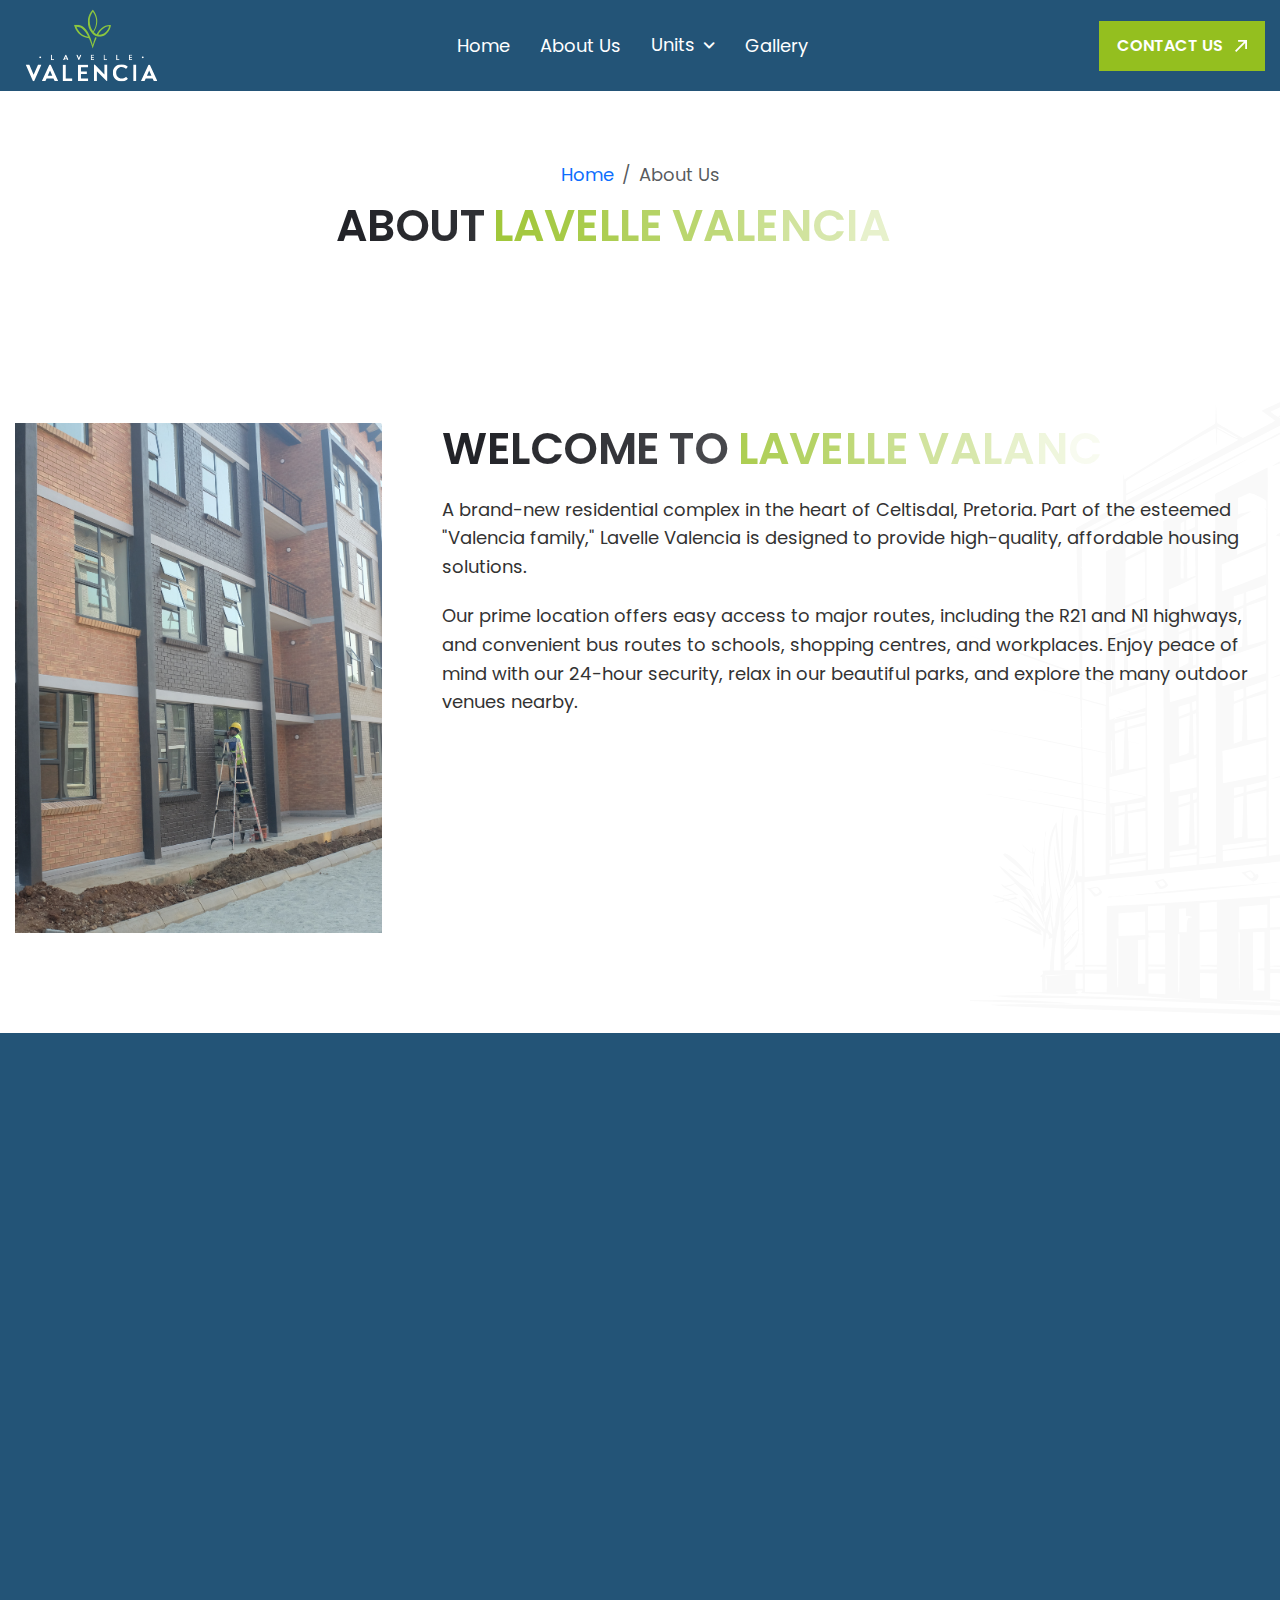
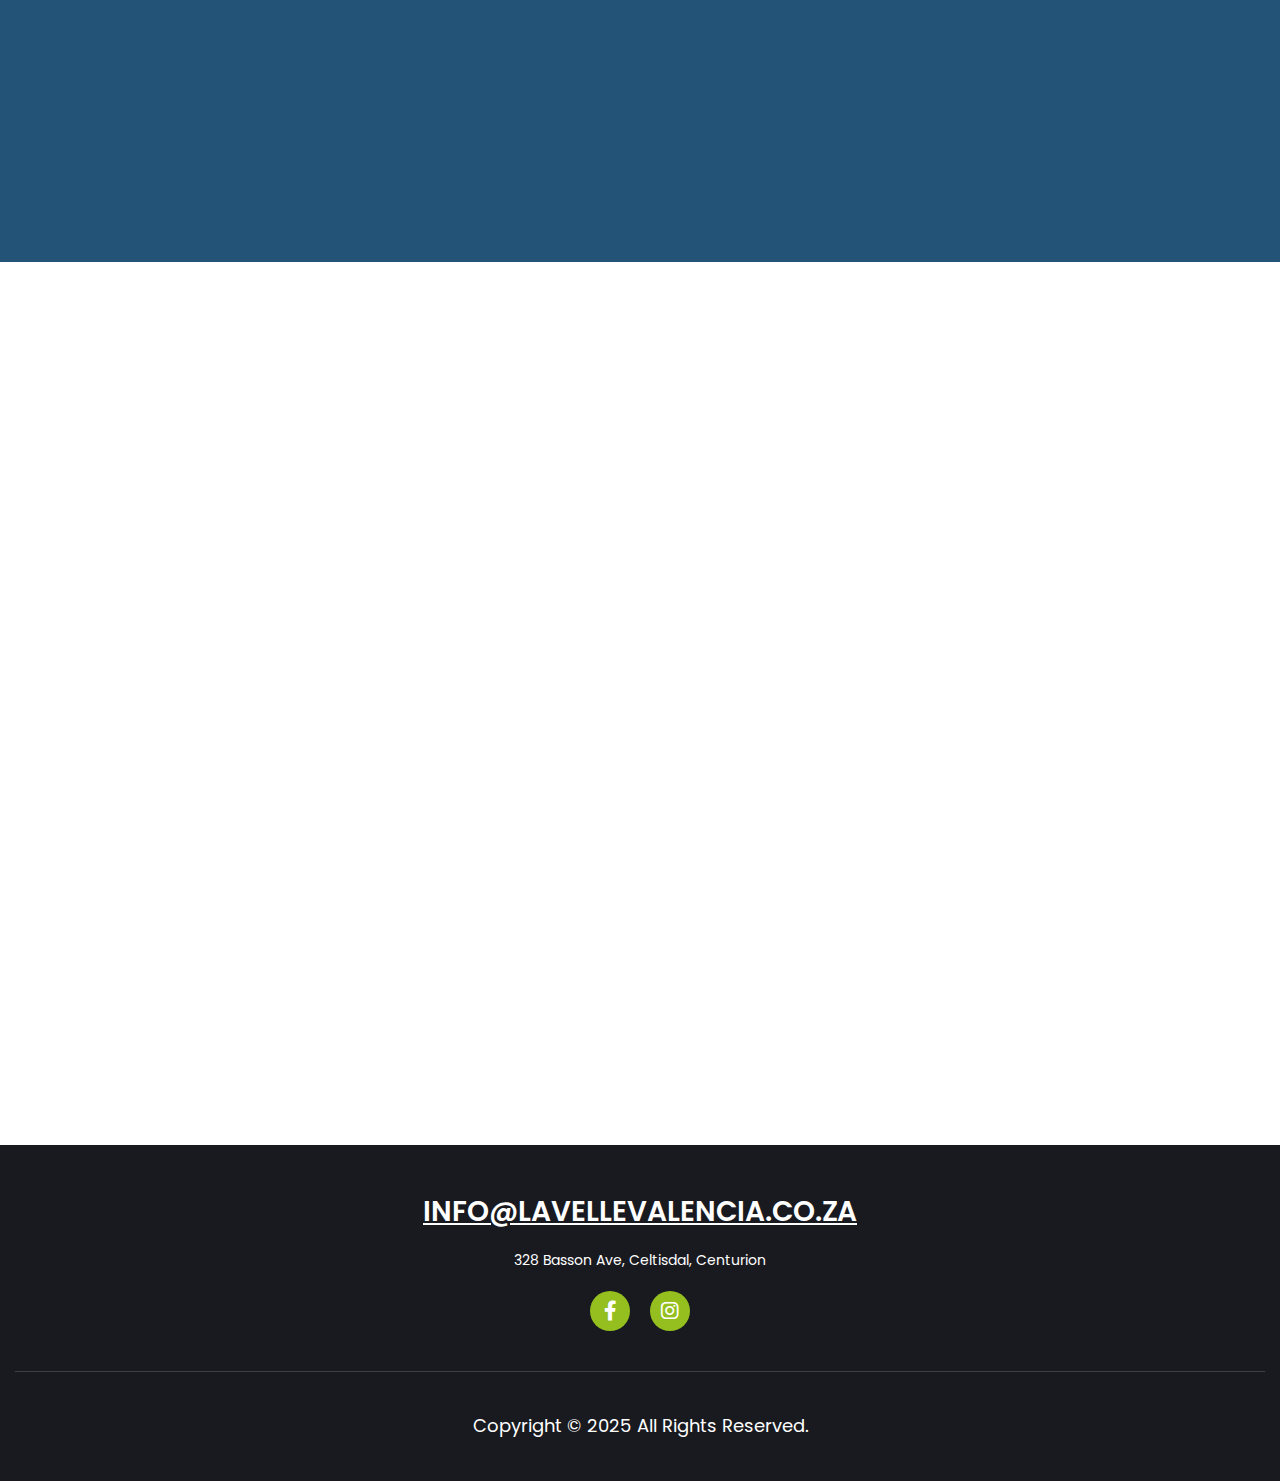
<file: about-us.html>
<!DOCTYPE html>
<html lang="zxx">
    <head>
        <!-- Meta -->
        <meta charset="utf-8">
        <meta http-equiv="X-UA-Compatible" content="IE=edge">
        <meta name="viewport" content="width=device-width, initial-scale=1.0, maximum-scale=1">
        <meta name="description" content="">
        <meta name="keywords" content="">
        <meta name="author" content="Awaiken">
        <!-- Page Title -->
        <title>Lavelle Valancia - Affordable Modern Living</title>
        <!-- Favicon Icon -->
        <link rel="shortcut icon" type="image/x-icon" href="images/favicon.png">
        <!-- Google Fonts Css-->
        <link rel="preconnect" href="https://fonts.googleapis.com">
<link rel="preconnect" href="https://fonts.gstatic.com" crossorigin>
<link href="https://fonts.googleapis.com/css2?family=Poppins:ital,wght@0,100;0,200;0,300;0,400;0,500;0,600;0,700;0,800;0,900;1,100;1,200;1,300;1,400;1,500;1,600;1,700;1,800;1,900&display=swap" rel="stylesheet">
        <!-- Bootstrap Css -->
        <link href="assets/css/bootstrap.min.css" rel="stylesheet" media="screen">
        <!-- SlickNav Css -->
        <link href="assets/css/slicknav.min.css" rel="stylesheet">
        <!-- Swiper Css -->
        <link rel="stylesheet" href="assets/css/swiper-bundle.min.css">
        <!-- Font Awesome Icon Css-->
        <link href="assets/css/all.min.css" rel="stylesheet" media="screen">
        <!-- Animated Css -->
        <link href="assets/css/animate.css" rel="stylesheet">
        <!-- Magnific Popup Core Css File -->
        <link rel="stylesheet" href="assets/css/magnific-popup.css">
        <!-- Mouse Cursor Css File -->
        <link rel="stylesheet" href="assets/css/mousecursor.css">
        <!-- Main Custom Css -->
        <link href="assets/css/custom.css" rel="stylesheet" media="screen">
    </head>
    <body>

        <!-- Preloader Start -->
        <div class="preloader">
            <div class="loading-container">
                <div class="loading"></div>
                <div id="loading-icon">
                    <img src="assets/img/lv/ICON.svg" alt="" width="142" height="100%">
                </div>
            </div>
        </div>
        <!-- Preloader End -->

        <!-- Header Start -->
        <header class="main-header">
            <div class="header-sticky">
                <nav class="navbar navbar-expand-lg">
                    <div class="container">
                        <!-- Logo Start -->
                        <a class="navbar-brand" href="index.html">
                            <img src="assets/img/lv/ORIGINAL.svg" alt="Logo" width="150px" height="100%">
                        </a>
                        <!-- Logo End -->

                        <!-- Main Menu Start -->
                        <div class="collapse navbar-collapse main-menu">
                            <div class="nav-menu-wrapper">
                                <ul class="navbar-nav mr-auto" id="menu">
                                    <li class="nav-item"><a class="nav-link" href="index.html">Home</a>
                                    <li class="nav-item"><a class="nav-link" href="about-us.html">About Us</a>
                                    <li class="nav-item submenu"><a class="nav-link" href="units.html">Units</a>
                                        <ul>
                                            <li class="nav-item">
                                                <a class="nav-link" href="studio.html">Studio Apartments</a>
                                            </li>
                                            <li class="nav-item">
                                                <a class="nav-link" href="bachelors.html">
                                                    Bachelor
                                                </a>
                                            </li>
                                            <li class="nav-item">
                                                <a class="nav-link" href="one-one.html">
                                                    1 Bedroom, 1 Bathroom
                                                </a>
                                            </li>
                                            <li class="nav-item">
                                                <a class="nav-link" href="two-two.html">
                                                    2 Bedroom, 2 Bathroom
                                                </a>
                                            </li>
                                        </ul>
                                    </li>   
                                    <li class="nav-item">
                                        <a class="nav-link" href="gallery.html">Gallery</a>
                                    </li>                          
                                </ul>
                            </div>
                            <!-- Header Contact Box Start -->
                            <div class="header-contact-box">
                                <div class="hero-btn wow fadeInUp" data-wow-delay="0.25s">
                                    <a href="contact-us.html" class="btn-default">Contact Us</a>
                                </div>
                            </div>
                            <!-- Header Contact Box End -->
                        </div>
                        <!-- Main Menu End -->

                        <div class="navbar-toggle"></div>
                        
                    </div>
                </nav>
                <div class="responsive-menu"></div>
            </div>
        </header>
        <!-- Header End -->

        <div class="page-header parallaxie">
            <div class="container">
                <div class="row align-items-center pb-30 justify-content-center">
                   <div class="col-md-12">
                    <nav class="wow fadeInUp">
                        <ol class="breadcrumb justify-content-center">
                            <li class="breadcrumb-item"><a href="index.html">Home</a></li>
                            <li class="breadcrumb-item active" aria-current="page">About Us</li>
                        </ol>
                    </nav>
                   </div>
                   <div class="col-md-6">
                    <div class="about-us-content">
                        <!-- Section Title Start -->
                        <div class="section-title">
                            <h2 class="text-anime-style-2" data-cursor="-opaque">About <span>Lavelle Valencia</span></h2>
                        </div>
                        <!-- Section Title End -->
                    </div>
                </div>
      
               </div>
            
         </div>


         <div class="about-us">
            <div class="container">
                <div class="row">
                    <div class="col-lg-4">
                        <!-- About Us Images Start -->
                        <div class="about-us-images">
                            <figure>
                                <img src="assets/img/lv/lv-about-ve.png" alt="">
                            </figure>
                        </div>
                        <!-- About Us Images End -->
                    </div>
        
                    <div class="col-lg-8">
                        <!-- About Us Content Start -->
                        <div class="about-us-content">
                            <!-- Section Title Start -->
                            <div class="section-title">
                                <h2 class="text-anime-style-2" data-cursor="-opaque">Welcome to <span>Lavelle Valancia</span></h2>
                                <p class="wow fadeInUp" data-wow-delay="0.2s">A brand-new residential complex in the heart of Celtisdal, Pretoria. Part of the esteemed "Valencia family," Lavelle Valencia is designed to provide high-quality, affordable housing solutions. </p>
                                <p class="wow fadeInUp" data-wow-delay="0.2s">Our prime location offers easy access to major routes, including the R21 and N1 highways, and convenient bus routes to schools, shopping centres, and workplaces. Enjoy peace of mind with our 24-hour security, relax in our beautiful parks, and explore the many outdoor venues nearby.</p>
                            </div>
                            <!-- Section Title End -->
                        </div>
                        <!-- About Us Content End -->
                    </div>
                </div>
            </div>
        </div>
        <!-- About Us Section End -->

                <!-- Our amenities Section Start -->
                <div class="our-amenities">
                    <div class="container">
                        <div class="row section-row">
                            <div class="col-lg-12">
                                <!-- Section Title Start -->
                                <div class="section-title">
                                    <h3 class="wow fadeInUp text-white">our amenities</h3>
                                    <h2 class="text-anime-style-2 text-white" data-cursor="-opaque">Experience a lifestyle of <span>convenience and comfort</span> at Lavelle Valencia.</h2>
                                </div>
                                <!-- Section Title End -->
                            </div>
                        </div>
            
                        <div class="row">
                            <div class="col-lg-12">
                                <!-- Our Amenities List Start -->
                                <div class="our-amenities-list wow fadeInUp" data-wow-delay="0.25s">
                                    <!-- Amenities Item Start -->
                                    <div class="amenities-item">
                                       <div class="icon-box">
                                            <img src="assets/img/lv/ICON.svg" alt="">
                                        </div>
                                        <div class="amenities-item-content">
                                            <h3 class="text-white">24-Hour Security & CCTV Monitoring</h3>
                                        </div>
        
                                    </div>
                                    <!-- Amenities Item End -->
            
                                    <!-- Amenities Item Start -->
                                    <div class="amenities-item">
                                        <div class="icon-box">
                                            <img src="assets/img/lv/ICON.svg" alt="">
                                        </div>
                                        <div class="amenities-item-content">
                                            <h3 class="text-white">Covered Parking</h3>
                                        </div>
                                    </div>
                                    <!-- Amenities Item End -->
            
                                    <!-- Amenities Item Start -->
                                    <div class="amenities-item">
                                        <div class="icon-box">
                                            <img src="assets/img/lv/ICON.svg" alt="">
                                        </div>
                                        <div class="amenities-item-content">
                                            <h3 class="text-white">Uncapped Fibre Wi-Fi</h3>
                                        </div>
                                    </div>
                                    <!-- Amenities Item End -->
            
                                    <!-- Amenities Item Start -->
                                    <div class="amenities-item">
                                        <div class="icon-box">
                                            <img src="assets/img/lv/ICON.svg" alt="">
                                        </div>
                                        <div class="amenities-item-content">
                                            <h3 class="text-white">Plug-And-Play DSTV</h3>
                                        </div>
                                    </div>
                                    <!-- Amenities Item End -->
            
                                    <!-- Amenities Item Start -->
                                    <div class="amenities-item">
                                        <div class="icon-box">
                                            <img src="assets/img/lv/ICON.svg" alt="">
                                        </div>
                                        <div class="amenities-item-content">
                                            <h3 class="text-white">Braai Area</h3>
                                        </div>
                                    </div>
                                    <!-- Amenities Item End -->
            
                                    <!-- Amenities Item Start -->
                                    <div class="amenities-item">
                                        <div class="icon-box">
                                            <img src="assets/img/lv/ICON.svg" alt="">
                                        </div>
                                        <div class="amenities-item-content">
                                            <h3 class="text-white">Children’s Play Area</h3>
                                        </div>
                                    </div>
                                    <!-- Amenities Item End -->
                                </div>
                                <!-- Our Amenities List End -->
                            </div>
                        </div>
                    </div>
                </div>
                <!-- Our amenities Section End -->

        <!-- Our Apartment Section Start -->
        <div class="our-apartments">
            <div class="container">
                <div class="row section-row">
                    <div class="col-lg-12">
                        <!-- Section Title Start -->
                        <div class="section-title">
                            <h3 class="wow fadeInUp">Units</h3>
                            <h2 class="text-anime-style-2" data-cursor="-opaque">Affordable <span>housing solutions</span>.</h2>
                        </div>
                        <!-- Section Title End -->
                    </div>
                </div>

                <div class="row">
                    <div class="col-lg-3 col-md-6">
                        <!-- Apartment Item Start -->
                        <div class="apartment-item wow fadeInUp">
                            <!-- Apartment Image Start -->
                            <div class="apartment-image">
                                <figure class="image-anime">
                                    <img src="assets/img/units/bachelor/bachelor.png" alt="">
                                </figure>
                            </div>
                            <!-- Apartment Image End -->
                            
                            <!-- Apartment Content Start -->
                            <div class="apartments-content">
                                <h3>Bachelor</h3>
                            </div>
                            <!-- Apartment Content End -->
                        </div>
                    </div>

                    <div class="col-lg-3 col-md-6">
                        <!-- Apartment Item Start -->
                        <div class="apartment-item wow fadeInUp" data-wow-delay="0.2s">
                            <!-- Apartment Image Start -->
                            <div class="apartment-image">
                                    <figure class="image-anime">
                                        <img src="assets/img/units/one-one/one-one.png" alt="">
                                    </figure>
                            </div>
                            <!-- Apartment Image End -->

                            <!-- Apartment Content Start -->
                            <div class="apartments-content">
                                <h3>1 Bedroom, 1 Bathroom</h3>
                            </div>
                            <!-- Apartment Content End -->
                        </div>
                    </div>

                    <div class="col-lg-3 col-md-6">
                        <!-- Apartment Item Start -->
                        <div class="apartment-item wow fadeInUp" data-wow-delay="0.4s">
                            <!-- Apartment Image Start -->
                            <div class="apartment-image">
                                    <figure class="image-anime">
                                        <img src="assets/img/units/two-one/two-one.png" alt="">
                                    </figure>
                            </div>
                            <!-- Apartment Image End -->

                            <!-- Apartment Content Start -->
                            <div class="apartments-content">
                                <h3>2 Bedroom, 1 Bathroom</h3>
                            </div>
                            <!-- Apartment Content End -->
                        </div>
                    </div>

                    <div class="col-lg-3 col-md-6">
                        <!-- Apartment Item Start -->
                        <div class="apartment-item wow fadeInUp" data-wow-delay="0.6s">
                            <!-- Apartment Image Start -->
                            <div class="apartment-image">
                                    <figure class="image-anime">
                                        <img src="assets/img/units/two-two/two-two.png" alt="">
                                    </figure>
                            </div>
                            <!-- Apartment Image End -->

                            <!-- Apartment Button Start -->
                            <div class="apartment-btn">
                                <img src="assets/images/arrow-accent.svg" alt="">
                            </div>
                            <!-- Apartment Button End -->

                            <!-- Apartment Content Start -->
                            <div class="apartments-content">
                                <h3>2 Bedroom, 2 Bathroom</h3>
                            </div>
                            <!-- Apartment Content End -->
                        </div>
                    </div>

                    <div class="col-md-12">
                        <!-- Our Apartments Footer Start -->
                        <div class="our-apartment-footer wow fadeInUp" data-wow-delay="0.8s">
                            <a href="units.html" class="btn-default">view all unts</a>
                        </div>
                        <!-- Our Apartments Footer End -->
                    </div>
                </div>
            </div>
        </div>
        <!-- Our Apartment Section End -->

        <!-- Main Footer Section Start -->
        <footer class="main-footer">
            <div class="container">
                <div class="row">
                    <div class="col-lg-12">
                        <!-- Footer Content Start -->
                        <div class="footer-content">

                            <!-- Footer Contact Info Start -->
                            <div class="footer-contact-info">
                                <h2><a href="mailto:rental@visionprop.co.za">info@lavellevalencia.co.za</a></h2>
                                <p>328 Basson Ave, Celtisdal, Centurion</p>
                            </div>
                            <!-- Footer Contact Info End -->

                            <!-- Footer Social Icon Start -->
                            <div class="footer-social-icon">
                                <ul>
                                    <li><a href="#"><i class="fab fa-facebook-f"></i></a></li>
                                    <li><a href="#"><i class="fa-brands fa-instagram"></i></a></li>
                                </ul>
                            </div>
                            <!-- Footer Social Icon End -->

                        </div>
                        <!-- Footer Content End -->

                        <!-- Footer Copyright Text Start -->
                        <div class="footer-copyright-text">
                            <p>Copyright © 2025 All Rights Reserved.</p>
                        </div>
                        <!-- Footer Copyright Text End -->
                    </div>
                </div>
            </div>
        </footer>
        <!-- Main Footer Section End -->

        <!-- Jquery Library File -->
        <script src="assets/js/jquery-3.7.1.min.js"></script>
        <!-- Bootstrap js file -->
        <script src="assets/js/bootstrap.min.js"></script>
        <!-- Validator js file -->
        <script src="assets/js/validator.min.js"></script>
        <!-- SlickNav js file -->
        <script src="assets/js/jquery.slicknav.js"></script>
        <!-- Swiper js file -->
        <script src="assets/js/swiper-bundle.min.js"></script>
        <!-- Counter js file -->
        <script src="assets/js/jquery.waypoints.min.js"></script>
        <script src="assets/js/jquery.counterup.min.js"></script>
        <!-- Magnific js file -->
        <script src="assets/js/jquery.magnific-popup.min.js"></script>
        <!-- SmoothScroll -->
        <script src="assets/js/SmoothScroll.js"></script>
        <!-- Parallax js -->
        <script src="assets/js/parallaxie.js"></script>
        <!-- MagicCursor js file -->
        <script src="assets/js/gsap.min.js"></script>
        <script src="assets/js/magiccursor.js"></script>
        <!-- Text Effect js file -->
        <script src="assets/js/SplitText.js"></script>
        <script src="assets/js/ScrollTrigger.min.js"></script>
        <!-- YTPlayer js File -->
        <script src="assets/js/jquery.mb.YTPlayer.min.js"></script>
        <!-- Wow js file -->
        <script src="assets/js/wow.min.js"></script>
        <!-- Main Custom js file -->
        <script src="assets/js/function.js"></script>

    </body>
</html>
</file>
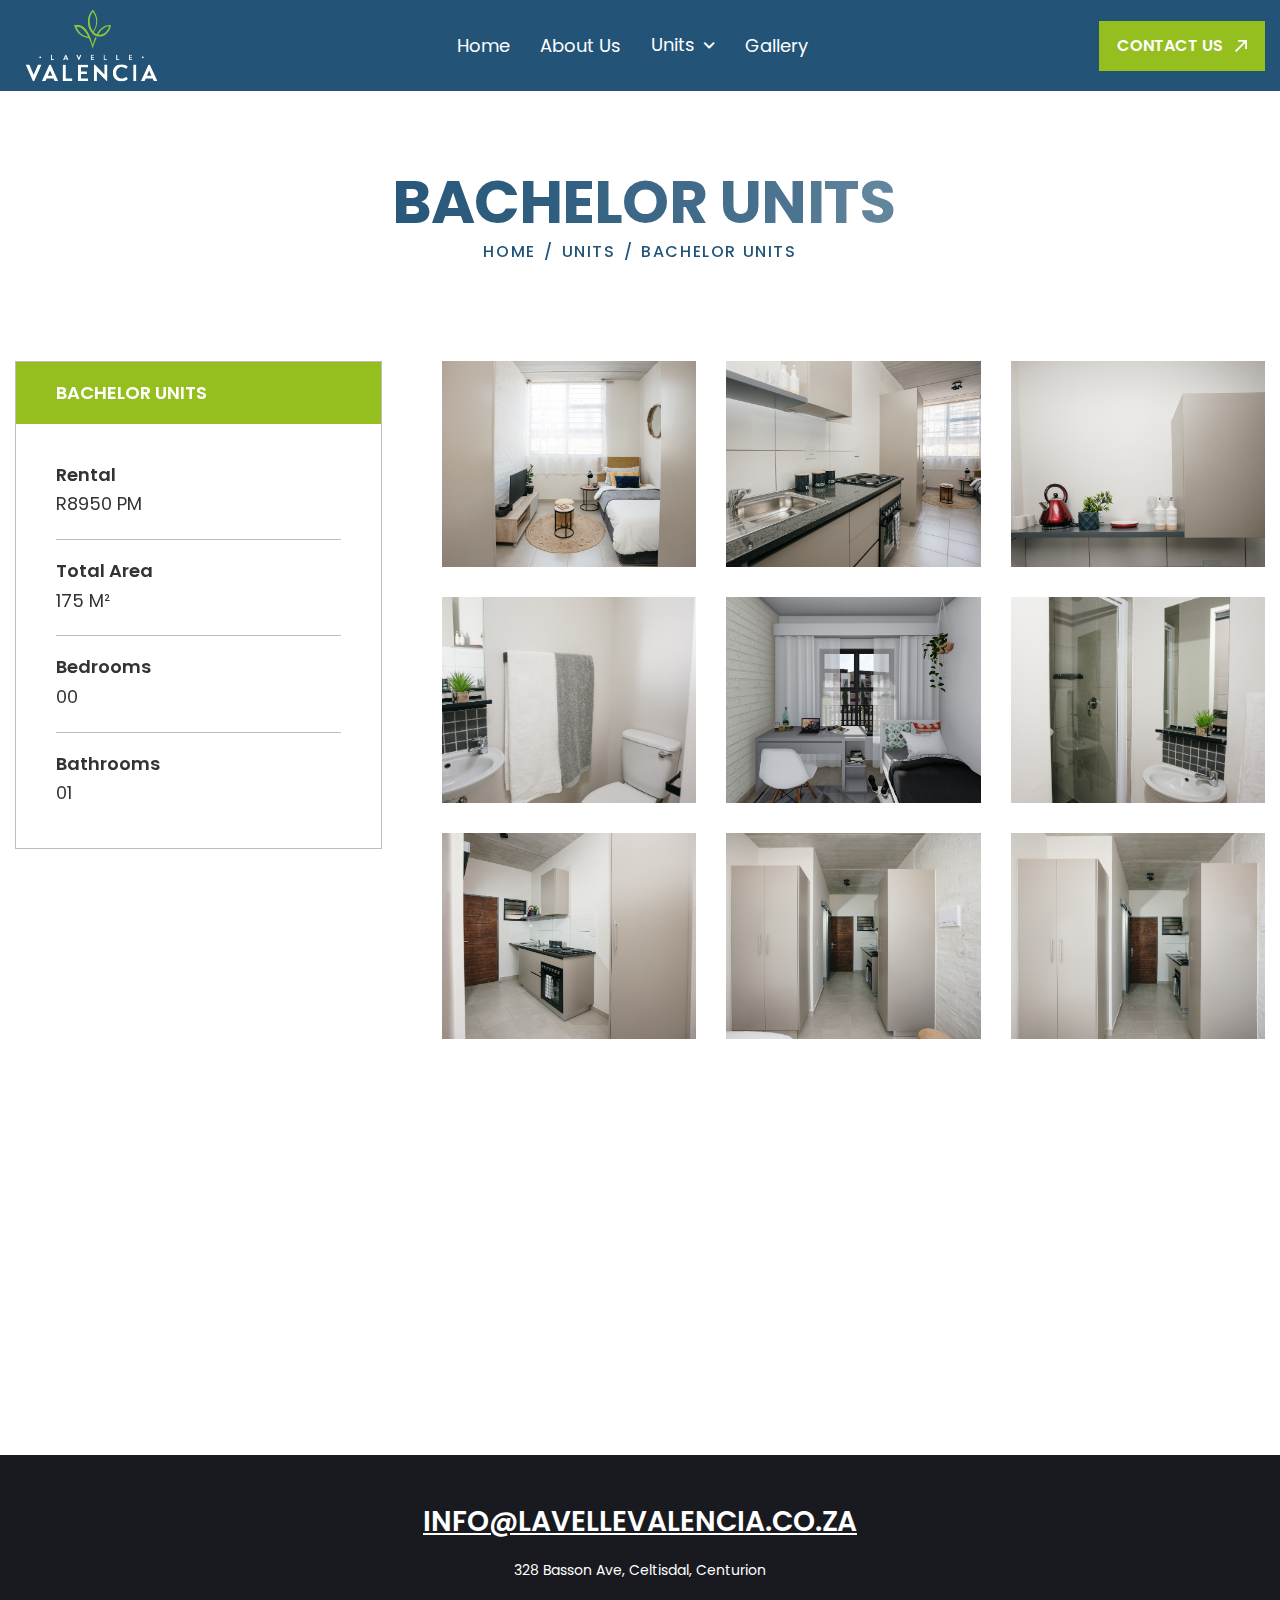
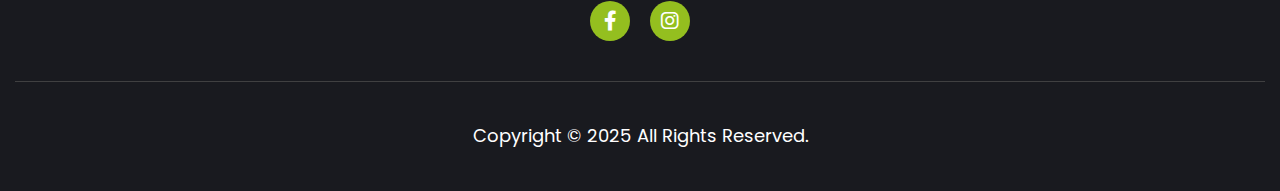
<file: bachelors.html>
<!DOCTYPE html>
<html lang="zxx">
    <head>
        <!-- Meta -->
        <meta charset="utf-8">
        <meta http-equiv="X-UA-Compatible" content="IE=edge">
        <meta name="viewport" content="width=device-width, initial-scale=1.0, maximum-scale=1">
        <meta name="description" content="">
        <meta name="keywords" content="">
        <meta name="author" content="Awaiken">
        <!-- Page Title -->
        <title>Bachelor unit - Lavelle Valencia</title>
        <!-- Favicon Icon -->
        <link rel="shortcut icon" type="image/x-icon" href="images/favicon.png">
        <!-- Google Fonts Css-->
        <link rel="preconnect" href="https://fonts.googleapis.com">
        <link rel="preconnect" href="https://fonts.gstatic.com" crossorigin>
        <link href="https://fonts.googleapis.com/css2?family=Poppins:ital,wght@0,100;0,200;0,300;0,400;0,500;0,600;0,700;0,800;0,900;1,100;1,200;1,300;1,400;1,500;1,600;1,700;1,800;1,900&display=swap" rel="stylesheet">
        <!-- Bootstrap Css -->
        <link href="assets/css/bootstrap.min.css" rel="stylesheet" media="screen">
        <!-- SlickNav Css -->
        <link href="assets/css/slicknav.min.css" rel="stylesheet">
        <!-- Swiper Css -->
        <link rel="stylesheet" href="assets/css/swiper-bundle.min.css">
        <!-- Font Awesome Icon Css-->
        <link href="assets/css/all.min.css" rel="stylesheet" media="screen">
        <!-- Animated Css -->
        <link href="assets/css/animate.css" rel="stylesheet">
        <!-- Magnific Popup Core Css File -->
        <link rel="stylesheet" href="assets/css/magnific-popup.css">
        <!-- Mouse Cursor Css File -->
        <link rel="stylesheet" href="assets/css/mousecursor.css">
        <!-- Main Custom Css -->
        <link href="assets/css/custom.css" rel="stylesheet" media="screen">
    </head>
    <body>

        <!-- Preloader Start -->
        <div class="preloader">
            <div class="loading-container">
                <div class="loading"></div>
                <div id="loading-icon">
                    <img src="assets/img/lv/ICON.svg" alt="" width="142" height="100%">
                </div>
            </div>
        </div>
        <!-- Preloader End -->

        <!-- Header Start -->
        <header class="main-header">
            <div class="header-sticky">
                <nav class="navbar navbar-expand-lg">
                    <div class="container">
                        <!-- Logo Start -->
                        <a class="navbar-brand" href="index.html">
                            <img src="assets/img/lv/ORIGINAL.svg" alt="Logo" width="150px" height="100%">
                        </a>
                        <!-- Logo End -->

                        <!-- Main Menu Start -->
                        <div class="collapse navbar-collapse main-menu">
                            <div class="nav-menu-wrapper">
                                <ul class="navbar-nav mr-auto" id="menu">
                                    <li class="nav-item"><a class="nav-link" href="index.html">Home</a>
                                    <li class="nav-item"><a class="nav-link" href="about-us.html">About Us</a>
                                    <li class="nav-item submenu"><a class="nav-link" href="units.html">Units</a>
                                        <ul>
                                            <li class="nav-item">
                                                <a class="nav-link" href="bachelors.html">
                                                    Bachelor
                                                </a>
                                            </li>
                                            <li class="nav-item">
                                                <a class="nav-link" href="studio.html">Studio Apartments</a>
                                            </li>
                                            <li class="nav-item">
                                                <a class="nav-link" href="one-one.html">
                                                    1 Bedroom, 1 Bathroom
                                                </a>
                                            </li>
                                            <li class="nav-item">
                                                <a class="nav-link" href="two-two.html">
                                                    2 Bedroom, 2 Bathroom
                                                </a>
                                            </li>
                                        </ul>
                                    </li>   
                                    <li class="nav-item">
                                        <a class="nav-link" href="gallery.html">Gallery</a>
                                    </li>                          
                                </ul>
                            </div>
                            <!-- Header Contact Box Start -->
                            <div class="header-contact-box">
                                <div class="hero-btn wow fadeInUp" data-wow-delay="0.25s">
                                    <a href="contact-us.html" class="btn-default">Contact Us</a>
                                </div>
                            </div>
                            <!-- Header Contact Box End -->
                        </div>
                        <!-- Main Menu End -->

                        <div class="navbar-toggle"></div>
                        
                    </div>
                </nav>
                <div class="responsive-menu"></div>
            </div>
        </header>
        <!-- Header End -->

        <!-- Page Header Start -->
        <div class="page-header parallaxie">
            <div class="container">
                <div class="row">
                    <div class="col-lg-12">
                        <!-- Page Header Box Start -->
                        <div class="page-header-box">
                            <h1 class="text-anime-style-2" data-cursor="-opaque">Bachelor Units</h1>
                            <nav class="wow fadeInUp">
                                <ol class="breadcrumb">
                                    <li class="breadcrumb-item"><a href="index.html">Home</a></li>
                                    <li class="breadcrumb-item"><a href="units.html">Units</a></li>
                                    <li class="breadcrumb-item active" aria-current="page">Bachelor Units</li>
                                </ol>
                            </nav>
                        </div>
                        <!-- Page Header Box End -->
                    </div>
                </div>
            </div>
        </div>
        <!-- Page Header End -->

        <!-- Page Project Single Start -->
        <div class="page-project-single">
            <div class="container">
                <div class="row">
                    <div class="col-lg-4">
                        <!-- Project Sidebar Start -->
                        <div class="project-sidebar">
                            <!-- Project Details Box Start -->
                            <div class="project-deatil-box wow fadeInUp">
                                <h2>Bachelor Units</h2>
                                <!-- Project Details List Start -->
                                <div class="project-deatil-list">

                                    <!-- Project Details Item Start -->
                                    <div class="project-deatil-item">
                                        <h3>Rental</h3>
                                        <p>R8950 PM</p>
                                    </div>
                                    <!-- Project Details Item End -->

                                    <!-- Project Details Item Start -->
                                    <div class="project-deatil-item">
                                        <h3>Total Area</h3>
                                        <p>175 m&#178;</p>
                                    </div>
                                    <!-- Project Details Item End -->


                                    <!-- Project Details Item Start -->
                                    <div class="project-deatil-item">
                                        <h3>Bedrooms</h3>
                                        <p>00</p>
                                    </div>
                                    <!-- Project Details Item End -->

                                    <!-- Project Details Item Start -->
                                    <div class="project-deatil-item">
                                        <h3>Bathrooms</h3>
                                        <p>01</p>
                                    </div>
                                    <!-- Project Details Item End -->
                                </div>
                                <!-- Project Single About List End -->
                            </div>
                            <!-- Project Details Box End -->

                            <!-- Sidebar CTA Box Start -->
                            <div class="sidebar-cta-box wow fadeInUp" data-wow-delay="0.25s">
                                <!-- Sidebar CTA Header Start -->


                                <div class="hero-btn wow fadeInUp" data-wow-delay="0.25s" style="visibility: visible; animation-delay: 0.25s; animation-name: fadeInUp;">
                                    <h3 class="text-white">Have any question?</h3>
                                    <a href="contact-us.html" class="btn-default">Enquire Now</a>
                                </div>
                            </div>
                            <!-- Sidebar CTA Box End -->
                        </div>
                        <!-- Project Sidebar End -->
                    </div>

                    <div class="col-lg-8">
                        <!-- Project Single Content Start -->
                        <div class="project-single-content">

                            <!-- gallery section start -->
                            <div class="row gallery-items page-gallery-box pb">
                                <div class="col-lg-4 col-6">
                                    <!-- image gallery start -->
                                    <div class="photo-gallery wow fadeInUp" data-cursor-text="View">
                                        <a href="assets/img/lv/Unit 1/Lavelle Residential_Unit 1-1.jpg">
                                            <figure class="image-anime">
                                                <img src="assets/img/lv/Unit 1/Lavelle Residential_Unit 1-1.jpg" alt="">
                                            </figure>
                                        </a>
                                    </div>
                                    <!-- image gallery end -->
                                </div>

                                <div class="col-lg-4 col-6">
                                    <!-- image gallery start -->
                                    <div class="photo-gallery wow fadeInUp" data-wow-delay="0.2s" data-cursor-text="View">
                                        <a href="assets/img/lv/Unit 1/Lavelle Residential_Unit 1-10.jpg">
                                            <figure class="image-anime">
                                                <img src="assets/img/lv/Unit 1/Lavelle Residential_Unit 1-10.jpg" alt="">
                                            </figure>
                                        </a>
                                    </div>
                                    <!-- image gallery end -->
                                </div>

                                <div class="col-lg-4 col-6">
                                    <!-- image gallery start -->
                                    <div class="photo-gallery wow fadeInUp" data-wow-delay="0.4s" data-cursor-text="View">
                                        <a href="assets/img/lv/Unit 1/Lavelle Residential_Unit 1-11.jpg">
                                            <figure class="image-anime">
                                                <img src="assets/img/lv/Unit 1/Lavelle Residential_Unit 1-11.jpg" alt="">
                                            </figure>
                                        </a>
                                    </div>
                                    <!-- image gallery end -->
                                </div>

                                <div class="col-lg-4 col-6">
                                    <!-- image gallery start -->
                                    <div class="photo-gallery wow fadeInUp" data-wow-delay="0.6s" data-cursor-text="View">
                                        <a href="assets/img/lv/Unit 1/Lavelle Residential_Unit 1-12.jpg">
                                            <figure class="image-anime">
                                                <img src="assets/img/lv/Unit 1/Lavelle Residential_Unit 1-12.jpg" alt="">
                                            </figure>
                                        </a>
                                    </div>
                                    <!-- image gallery end -->
                                </div>

                                <div class="col-lg-4 col-6">
                                    <!-- image gallery start -->
                                    <div class="photo-gallery wow fadeInUp" data-wow-delay="0.8s" data-cursor-text="View">
                                        <a href="assets/img/lv/Unit 1/Lavelle Residential_Unit 1-13.jpg">
                                            <figure class="image-anime">
                                                <img src="assets/img/units/bachelor/gallery/5.png" alt="">
                                            </figure>
                                        </a>
                                    </div>
                                    <!-- image gallery end -->
                                </div>

                                <div class="col-lg-4 col-6">
                                    <!-- image gallery start -->
                                    <div class="photo-gallery wow fadeInUp" data-wow-delay="1s" data-cursor-text="View">
                                        <a href="assets/img/lv/Unit 1/Lavelle Residential_Unit 1-14.jpg">
                                            <figure class="image-anime">
                                                <img src="assets/img/lv/Unit 1/Lavelle Residential_Unit 1-14.jpg" alt="">
                                            </figure>
                                        </a>
                                    </div>
                                    <!-- image gallery end -->
                                </div>
                                
                                <div class="col-lg-4 col-6">
                                    <!-- image gallery start -->
                                    <div class="photo-gallery wow fadeInUp" data-wow-delay="1.2s" data-cursor-text="View">
                                        <a href="assets/img/lv/Unit 1/Lavelle Residential_Unit 1-15.jpg">
                                            <figure class="image-anime">
                                                <img src="assets/img/lv/Unit 1/Lavelle Residential_Unit 1-15.jpg" alt="">
                                            </figure>
                                        </a>
                                    </div>
                                    <!-- image gallery end -->
                                </div>

                                <div class="col-lg-4 col-6">
                                    <!-- image gallery start -->
                                    <div class="photo-gallery wow fadeInUp" data-wow-delay="1.4s" data-cursor-text="View">
                                        <a href="assets/img/lv/Unit 1/Lavelle Residential_Unit 1-16.jpg">
                                            <figure class="image-anime">
                                                <img src="assets/img/lv/Unit 1/Lavelle Residential_Unit 1-16.jpg" alt="">
                                            </figure>
                                        </a>
                                    </div>
                                    <!-- image gallery end -->
                                </div>

                                <div class="col-lg-4 col-6">
                                    <!-- image gallery start -->
                                    <div class="photo-gallery wow fadeInUp" data-wow-delay="1.6s" data-cursor-text="View">
                                        <a href="assets/img/lv/Unit 1/Lavelle Residential_Unit 1-17.jpg">
                                            <figure class="image-anime">
                                                <img src="assets/img/lv/Unit 1/Lavelle Residential_Unit 1-17.jpg" alt="">
                                            </figure>
                                        </a>
                                    </div>
                                    <!-- image gallery end -->
                                </div>

                                <div class="col-lg-4 col-6">
                                    <!-- image gallery start -->
                                    <div class="photo-gallery wow fadeInUp" data-wow-delay="0.6s" data-cursor-text="View">
                                        <a href="assets/img/lv/Unit 1/Lavelle Residential_Unit 1-2.jpg">
                                            <figure class="image-anime">
                                                <img src="assets/img/lv/Unit 1/Lavelle Residential_Unit 1-2.jpg" alt="">
                                            </figure>
                                        </a>
                                    </div>
                                    <!-- image gallery end -->
                                </div>

                                <div class="col-lg-4 col-6">
                                    <!-- image gallery start -->
                                    <div class="photo-gallery wow fadeInUp" data-wow-delay="0.8s" data-cursor-text="View">
                                        <a href="assets/img/lv/Unit 1/Lavelle Residential_Unit 1-3.jpg">
                                            <figure class="image-anime">
                                                <img src="assets/img/lv/Unit 1/Lavelle Residential_Unit 1-3.jpg" alt="">
                                            </figure>
                                        </a>
                                    </div>
                                    <!-- image gallery end -->
                                </div>

                                <div class="col-lg-4 col-6">
                                    <!-- image gallery start -->
                                    <div class="photo-gallery wow fadeInUp" data-wow-delay="1s" data-cursor-text="View">
                                        <a href="assets/img/lv/Unit 1/Lavelle Residential_Unit 1-4.jpg">
                                            <figure class="image-anime">
                                                <img src="assets/img/lv/Unit 1/Lavelle Residential_Unit 1-4.jpg" alt="">
                                            </figure>
                                        </a>
                                    </div>
                                    <!-- image gallery end -->
                                </div>

                            </div>
                            <!-- gallery section end -->
                            
                        </div>
                        <!-- Project Single Content End -->
                    </div>
                </div>
            </div>
        </div>
        <!-- Page Case Study Single End -->

        <!-- Main Footer Section Start -->
        <footer class="main-footer">
        <div class="container">
            <div class="row">
                <div class="col-lg-12">
                    <!-- Footer Content Start -->
                    <div class="footer-content">

                        <!-- Footer Contact Info Start -->
                        <div class="footer-contact-info">
                            <h2><a href="mailto:rental@visionprop.co.za">info@lavellevalencia.co.za</a></h2>
                            <p>328 Basson Ave, Celtisdal, Centurion</p>
                        </div>
                        <!-- Footer Contact Info End -->

                        <!-- Footer Social Icon Start -->
                        <div class="footer-social-icon">
                            <ul>
                                <li><a href="#"><i class="fab fa-facebook-f"></i></a></li>
                                <li><a href="#"><i class="fa-brands fa-instagram"></i></a></li>
                            </ul>
                        </div>
                        <!-- Footer Social Icon End -->

                    </div>
                    <!-- Footer Content End -->

                    <!-- Footer Copyright Text Start -->
                    <div class="footer-copyright-text">
                        <p>Copyright © 2025 All Rights Reserved.</p>
                    </div>
                    <!-- Footer Copyright Text End -->
                </div>
            </div>
        </div>
        </footer>
        <!-- Main Footer Section End -->

        <!-- Jquery Library File -->
        <script src="assets/js/jquery-3.7.1.min.js"></script>
        <!-- Bootstrap js file -->
        <script src="assets/js/bootstrap.min.js"></script>
        <!-- Validator js file -->
        <script src="assets/js/validator.min.js"></script>
        <!-- SlickNav js file -->
        <script src="assets/js/jquery.slicknav.js"></script>
        <!-- Swiper js file -->
        <script src="assets/js/swiper-bundle.min.js"></script>
        <!-- Counter js file -->
        <script src="assets/js/jquery.waypoints.min.js"></script>
        <script src="assets/js/jquery.counterup.min.js"></script>
        <!-- Magnific js file -->
        <script src="assets/js/jquery.magnific-popup.min.js"></script>
        <!-- SmoothScroll -->
        <script src="assets/js/SmoothScroll.js"></script>
        <!-- Parallax js -->
        <script src="assets/js/parallaxie.js"></script>
        <!-- MagicCursor js file -->
        <script src="assets/js/gsap.min.js"></script>
        <script src="assets/js/magiccursor.js"></script>
        <!-- Text Effect js file -->
        <script src="assets/js/SplitText.js"></script>
        <script src="assets/js/ScrollTrigger.min.js"></script>
        <!-- YTPlayer js File -->
        <script src="assets/js/jquery.mb.YTPlayer.min.js"></script>
        <!-- Wow js file -->
        <script src="assets/js/wow.min.js"></script>
        <!-- Main Custom js file -->
        <script src="assets/js/function.js"></script>
    </body>
</html>
</file>
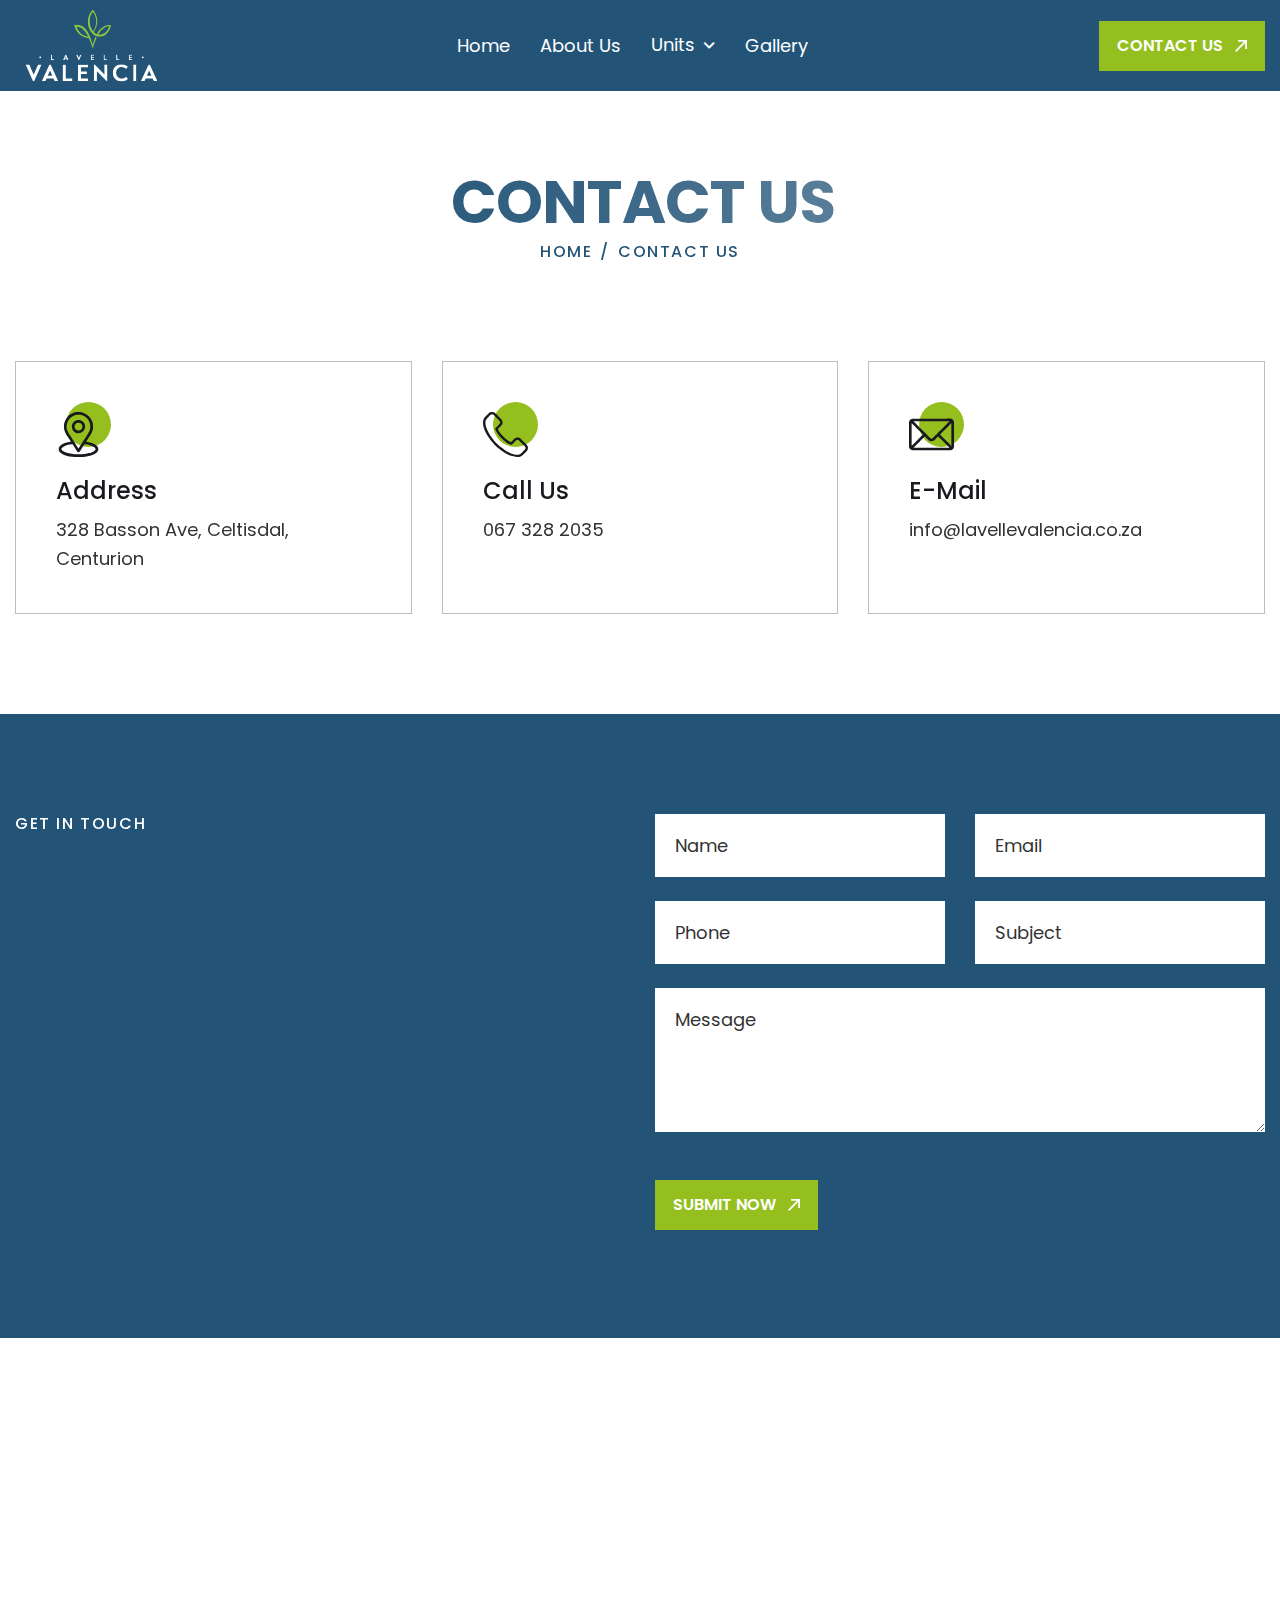
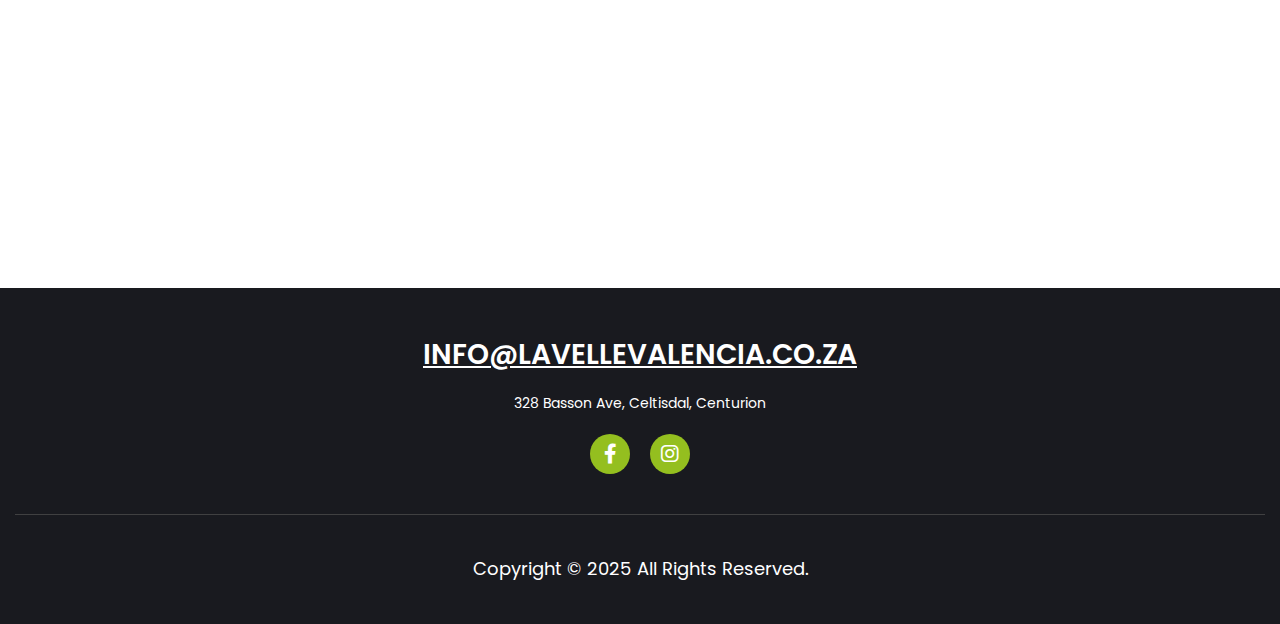
<file: contact-us.html>
<!DOCTYPE html>
<html lang="zxx">
    <head>
        <!-- Meta -->
        <meta charset="utf-8">
        <meta http-equiv="X-UA-Compatible" content="IE=edge">
        <meta name="viewport" content="width=device-width, initial-scale=1.0, maximum-scale=1">
        <meta name="description" content="">
        <meta name="keywords" content="">
        <meta name="author" content="Awaiken">
        <!-- Page Title -->
        <title>Contact us - Lavelle Valecia</title>
        <!-- Favicon Icon -->
        <link rel="shortcut icon" type="image/x-icon" href="images/favicon.png">
        <!-- Google Fonts Css-->
        <link rel="preconnect" href="https://fonts.googleapis.com">
        <link rel="preconnect" href="https://fonts.gstatic.com" crossorigin>
        <link href="https://fonts.googleapis.com/css2?family=Poppins:ital,wght@0,100;0,200;0,300;0,400;0,500;0,600;0,700;0,800;0,900;1,100;1,200;1,300;1,400;1,500;1,600;1,700;1,800;1,900&display=swap" rel="stylesheet">
        <!-- Bootstrap Css -->
        <link href="assets/css/bootstrap.min.css" rel="stylesheet" media="screen">
        <!-- SlickNav Css -->
        <link href="assets/css/slicknav.min.css" rel="stylesheet">
        <!-- Swiper Css -->
        <link rel="stylesheet" href="assets/css/swiper-bundle.min.css">
        <!-- Font Awesome Icon Css-->
        <link href="assets/css/all.min.css" rel="stylesheet" media="screen">
        <!-- Animated Css -->
        <link href="assets/css/animate.css" rel="stylesheet">
        <!-- Magnific Popup Core Css File -->
        <link rel="stylesheet" href="assets/css/magnific-popup.css">
        <!-- Mouse Cursor Css File -->
        <link rel="stylesheet" href="assets/css/mousecursor.css">
        <!-- Main Custom Css -->
        <link href="assets/css/custom.css" rel="stylesheet" media="screen">
    </head>
    <body>

        <!-- Preloader Start -->
        <div class="preloader">
            <div class="loading-container">
                <div class="loading"></div>
                <div id="loading-icon">
                    <img src="assets/img/lv/ICON.svg" alt="" width="142" height="100%">
                </div>
            </div>
        </div>
        <!-- Preloader End -->

        <!-- Header Start -->
        <header class="main-header">
            <div class="header-sticky">
                <nav class="navbar navbar-expand-lg">
                    <div class="container">
                        <!-- Logo Start -->
                        <a class="navbar-brand" href="index.html">
                            <img src="assets/img/lv/ORIGINAL.svg" alt="Logo" width="150px" height="100%">
                        </a>
                        <!-- Logo End -->

                        <!-- Main Menu Start -->
                        <div class="collapse navbar-collapse main-menu">
                            <div class="nav-menu-wrapper">
                                <ul class="navbar-nav mr-auto" id="menu">
                                    <li class="nav-item"><a class="nav-link" href="index.html">Home</a>
                                    <li class="nav-item"><a class="nav-link" href="about-us.html">About Us</a>
                                    <li class="nav-item submenu"><a class="nav-link" href="units.html">Units</a>
                                        <ul>
                                            <li class="nav-item">
                                                <a class="nav-link" href="bachelors.html">
                                                    Bachelor
                                                </a>
                                            </li>
                                            <li class="nav-item">
                                                <a class="nav-link" href="studio.html">Studio Apartments</a>
                                            </li>
                                            <li class="nav-item">
                                                <a class="nav-link" href="one-one.html">
                                                    1 Bedroom, 1 Bathroom
                                                </a>
                                            </li>
                                            <li class="nav-item">
                                                <a class="nav-link" href="two-two.html">
                                                    2 Bedroom, 2 Bathroom
                                                </a>
                                            </li>
                                        </ul>
                                    </li>   
                                    <li class="nav-item">
                                        <a class="nav-link" href="gallery.html">Gallery</a>
                                    </li>                          
                                </ul>
                            </div>
                            <!-- Header Contact Box Start -->
                            <div class="header-contact-box">
                                <div class="hero-btn wow fadeInUp" data-wow-delay="0.25s">
                                    <a href="contact-us.html" class="btn-default">Contact Us</a>
                                </div>
                            </div>
                            <!-- Header Contact Box End -->
                        </div>
                        <!-- Main Menu End -->

                        <div class="navbar-toggle"></div>
                        
                    </div>
                </nav>
                <div class="responsive-menu"></div>
            </div>
        </header>
        <!-- Header End -->

        <!-- Page Header Start -->
        <div class="page-header parallaxie">
            <div class="container">
                <div class="row">
                    <div class="col-lg-12">
                        <!-- Page Header Box Start -->
                        <div class="page-header-box">
                            <h1 class="text-anime-style-2" data-cursor="-opaque">Contact Us</h1>
                            <nav class="wow fadeInUp">
                                <ol class="breadcrumb">
                                    <li class="breadcrumb-item"><a href="index.html">home</a></li>
                                    <li class="breadcrumb-item active" aria-current="page">Contact Us</li>
                                </ol>
                            </nav>
                        </div>
                        <!-- Page Header Box End -->
                    </div>
                </div>
            </div>
        </div>
        <!-- Page Header End -->

         <!-- Page Contact Start -->
        <div class="page-contact-us">
            <div class="container">
                <div class="row">
                    <div class="col-lg-4 col-md-6">
                        <!-- Contact Info Item Start -->
                        <div class="contact-info-item wow fadeInUp">
                            <div class="icon-box">
                                <img src="assets/images/icon-location.svg" alt="">
                            </div>
                            <div class="contact-info-content">
                                <h3>address</h3>
                                <p>328 Basson Ave, Celtisdal, Centurion</p>
                            </div>
                        </div>
                        <!-- Contact Info Item End -->
                    </div>

                    <div class="col-lg-4 col-md-6">
                        <!-- Contact Info Item Start -->
                        <div class="contact-info-item wow fadeInUp" data-wow-delay="0.25s">
                            <div class="icon-box">
                                <img src="assets/images/icon-phone.svg" alt="">
                            </div>
                            <div class="contact-info-content">
                                <h3>call us</h3>
                                <p>067 328 2035</p>
                            </div>
                        </div>
                        <!-- Contact Info Item End -->
                    </div>

                    <div class="col-lg-4 col-md-6">
                        <!-- Contact Info Item Start -->
                        <div class="contact-info-item wow fadeInUp" data-wow-delay="0.5s">
                            <div class="icon-box">
                                <img src="assets/images/icon-email.svg" alt="">
                            </div>
                            <div class="contact-info-content">
                                <h3>e-mail</h3>
                                <p>info@lavellevalencia.co.za</p>
                            </div>
                        </div>
                        <!-- Contact Info Item End -->
                    </div>
                </div>
            </div>
        </div>
        <!-- Page Contact End -->

        <!-- Contact Form Section Start -->
        <div class="contact-form-section">
            <div class="container">
                <div class="row">
                    <div class="col-lg-6">
                        <!-- Contact Form Content Start -->
                        <div class="contact-form-content">
                            <!-- Section Title Start -->
                            <div class="section-title">
                                <h3 class="wow fadeInUp text-white">get in touch</h3>
                                <h2 class="text-anime-style-2 text-white" data-cursor="-opaque">Contact <span>Lavelle Valencia</span> Today.</h2>
                            </div>
                            <!-- Section Title End -->
                        </div>
                        <!-- Contact Form Content End -->
                    </div>
                    <div class="col-lg-6">
                        <!-- Contact Form Start -->
                        <div class="contact-form">
                            <form id="contactForm" action="#" method="POST" data-toggle="validator" class="wow fadeInUp" data-wow-delay="0.25s">
                                <div class="row">
                                    <div class="form-group col-md-6 mb-4">
                                        <input type="text" name="name" class="form-control" id="name" placeholder="Name" required>
                                        <div class="help-block with-errors"></div>
                                    </div>

                                    <div class="form-group col-md-6 mb-4">
                                        <input type="email" name="email" class="form-control" id="email" placeholder="Email" required>
                                        <div class="help-block with-errors"></div>
                                    </div>

                                    <div class="form-group col-md-6 mb-4">
                                        <input type="text" name="phone" class="form-control" id="phone" placeholder="Phone" required>
                                        <div class="help-block with-errors"></div>
                                    </div>

                                    <div class="form-group col-md-6 mb-4">
                                        <input type="text" name="subject" class="form-control" id="subject" placeholder="Subject" required>
                                        <div class="help-block with-errors"></div>
                                    </div>

                                    <div class="form-group col-md-12 mb-5">
                                        <textarea name="message" class="form-control" id="message" rows="4" placeholder="Message"></textarea>
                                        <div class="help-block with-errors"></div>
                                    </div>

                                    <div class="col-md-12">
                                        <button type="submit" class="btn-default">submit now</button>
                                        <div id="msgSubmit" class="h3 hidden"></div>
                                    </div>
                                </div>
                            </form>
                        </div>
                        <!-- Contact Form End -->
                    </div>
                </div>
            </div>
        </div>
        <!-- Contact Form Section End -->
    
        <!-- Google Map Start -->
        <div class="google-map">
            <div class="container-fluid">
                <div class="row">
                    <div class="col-lg-12">
                        <!-- Google Map Start -->
                        <div class="google-map-iframe">
                            <iframe src="https://www.google.com/maps/embed?pb=!1m17!1m12!1m3!1d1462.0018464603836!2d28.135999999999996!3d-25.864749999999997!2m3!1f0!2f0!3f0!3m2!1i1024!2i768!4f13.1!3m2!1m1!2zMjXCsDUxJzUzLjEiUyAyOMKwMDgnMDkuNiJF!5e1!3m2!1sen!2sza!4v1742453543492!5m2!1sen!2sza" width="600" height="450" style="border:0;" allowfullscreen="" loading="lazy" referrerpolicy="no-referrer-when-downgrade"></iframe>
                        </div>
                        <!-- Google Map End -->
                    </div>
                </div>
            </div>
        </div>
        <!-- Google Map End -->

        <!-- Main Footer Section Start -->
        <footer class="main-footer">
            <div class="container">
                <div class="row">
                    <div class="col-lg-12">
                        <!-- Footer Content Start -->
                        <div class="footer-content">

                            <!-- Footer Contact Info Start -->
                            <div class="footer-contact-info">
                                <h2><a href="mailto:rental@visionprop.co.za">info@lavellevalencia.co.za</a></h2>
                                <p>328 Basson Ave, Celtisdal, Centurion</p>
                            </div>
                            <!-- Footer Contact Info End -->

                            <!-- Footer Social Icon Start -->
                            <div class="footer-social-icon">
                                <ul>
                                    <li><a href="#"><i class="fab fa-facebook-f"></i></a></li>
                                    <li><a href="#"><i class="fa-brands fa-instagram"></i></a></li>
                                </ul>
                            </div>
                            <!-- Footer Social Icon End -->

                        </div>
                        <!-- Footer Content End -->

                        <!-- Footer Copyright Text Start -->
                        <div class="footer-copyright-text">
                            <p>Copyright © 2025 All Rights Reserved.</p>
                        </div>
                        <!-- Footer Copyright Text End -->
                    </div>
                </div>
            </div>
        </footer>
        <!-- Main Footer Section End -->

        <!-- Jquery Library File -->
        <script src="assets/js/jquery-3.7.1.min.js"></script>
        <!-- Bootstrap js file -->
        <script src="assets/js/bootstrap.min.js"></script>
        <!-- Validator js file -->
        <script src="assets/js/validator.min.js"></script>
        <!-- SlickNav js file -->
        <script src="assets/js/jquery.slicknav.js"></script>
        <!-- Swiper js file -->
        <script src="assets/js/swiper-bundle.min.js"></script>
        <!-- Counter js file -->
        <script src="assets/js/jquery.waypoints.min.js"></script>
        <script src="assets/js/jquery.counterup.min.js"></script>
        <!-- Magnific js file -->
        <script src="assets/js/jquery.magnific-popup.min.js"></script>
        <!-- SmoothScroll -->
        <script src="assets/js/SmoothScroll.js"></script>
        <!-- Parallax js -->
        <script src="assets/js/parallaxie.js"></script>
        <!-- MagicCursor js file -->
        <script src="assets/js/gsap.min.js"></script>
        <script src="assets/js/magiccursor.js"></script>
        <!-- Text Effect js file -->
        <script src="assets/js/SplitText.js"></script>
        <script src="assets/js/ScrollTrigger.min.js"></script>
        <!-- YTPlayer js File -->
        <script src="assets/js/jquery.mb.YTPlayer.min.js"></script>
        <!-- Wow js file -->
        <script src="assets/js/wow.min.js"></script>
        <!-- Main Custom js file -->
        <script src="assets/js/function.js"></script>

    </body>
</html>
</file>
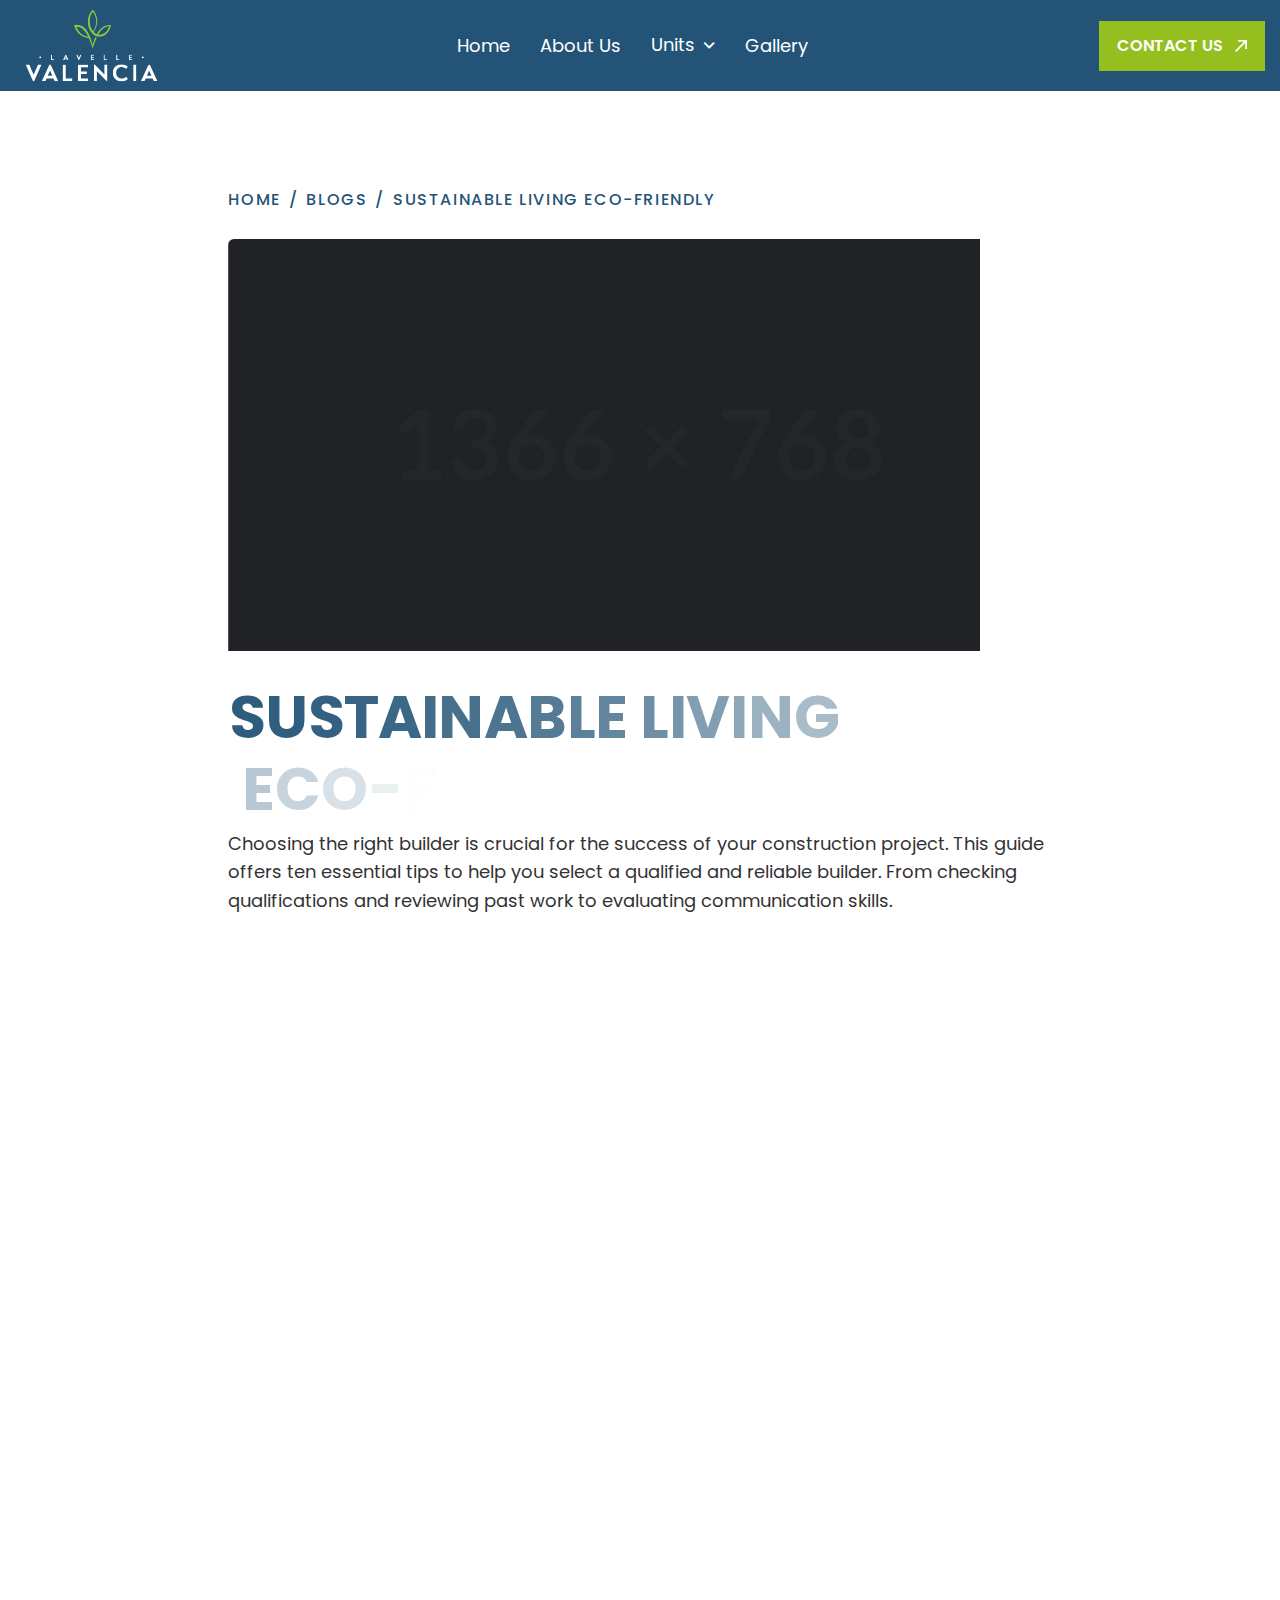
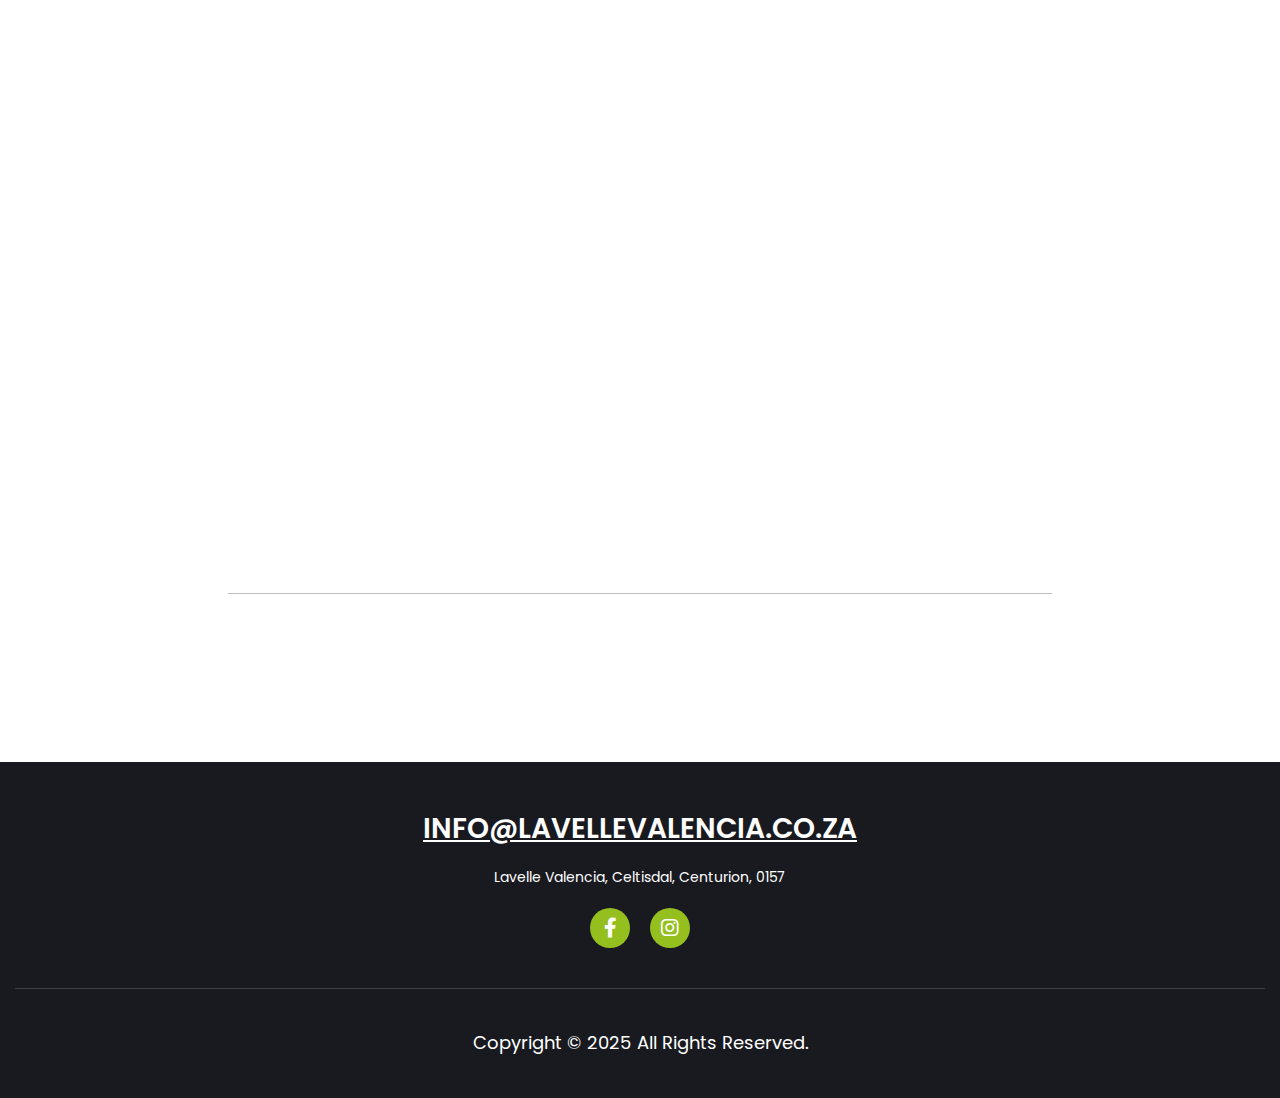
<file: single.html>
<!DOCTYPE html>
<html lang="zxx">
    <head>
        <!-- Meta -->
        <meta charset="utf-8">
        <meta http-equiv="X-UA-Compatible" content="IE=edge">
        <meta name="viewport" content="width=device-width, initial-scale=1.0, maximum-scale=1">
        <meta name="description" content="">
        <meta name="keywords" content="">
        <meta name="author" content="Awaiken">
        <!-- Page Title -->
        <title>Sustainable living eco-friendly - Lavelle Valencia</title>
        <!-- Favicon Icon -->
        <link rel="shortcut icon" type="image/x-icon" href="images/favicon.png">
        <!-- Google Fonts Css-->
        <link rel="preconnect" href="https://fonts.googleapis.com">
        <link rel="preconnect" href="https://fonts.gstatic.com" crossorigin>
        <link href="https://fonts.googleapis.com/css2?family=Poppins:ital,wght@0,100;0,200;0,300;0,400;0,500;0,600;0,700;0,800;0,900;1,100;1,200;1,300;1,400;1,500;1,600;1,700;1,800;1,900&display=swap" rel="stylesheet">
        <!-- Bootstrap Css -->
        <link href="assets/css/bootstrap.min.css" rel="stylesheet" media="screen">
        <!-- SlickNav Css -->
        <link href="assets/css/slicknav.min.css" rel="stylesheet">
        <!-- Swiper Css -->
        <link rel="stylesheet" href="assets/css/swiper-bundle.min.css">
        <!-- Font Awesome Icon Css-->
        <link href="assets/css/all.min.css" rel="stylesheet" media="screen">
        <!-- Animated Css -->
        <link href="assets/css/animate.css" rel="stylesheet">
        <!-- Magnific Popup Core Css File -->
        <link rel="stylesheet" href="assets/css/magnific-popup.css">
        <!-- Mouse Cursor Css File -->
        <link rel="stylesheet" href="assets/css/mousecursor.css">
        <!-- Main Custom Css -->
        <link href="assets/css/custom.css" rel="stylesheet" media="screen">
    </head>
    <body>

        <!-- Preloader Start -->
        <div class="preloader">
            <div class="loading-container">
                <div class="loading"></div>
                <div id="loading-icon">
                    <img src="assets/img/lv/ICON.svg" alt="" width="142" height="100%">
                </div>
            </div>
        </div>
        <!-- Preloader End -->

        <!-- Header Start -->
        <header class="main-header">
            <div class="header-sticky">
                <nav class="navbar navbar-expand-lg">
                    <div class="container">
                        <!-- Logo Start -->
                        <a class="navbar-brand" href="index.html">
                            <img src="assets/img/lv/ORIGINAL.svg" alt="Logo" width="150px" height="100%">
                        </a>
                        <!-- Logo End -->

                        <!-- Main Menu Start -->
                        <div class="collapse navbar-collapse main-menu">
                            <div class="nav-menu-wrapper">
                                <ul class="navbar-nav mr-auto" id="menu">
                                    <li class="nav-item"><a class="nav-link" href="index.html">Home</a>
                                    <li class="nav-item"><a class="nav-link" href="about-us.html">About Us</a>
                                    <li class="nav-item submenu"><a class="nav-link" href="units.html">Units</a>
                                        <ul>
                                            <li class="nav-item">
                                                <a class="nav-link" href="bachelors.html">
                                                    Bachelor
                                                </a>
                                            </li>
                                            <li class="nav-item">
                                                <a class="nav-link" href="studio.html">Studio Apartments</a>
                                            </li>
                                            <li class="nav-item">
                                                <a class="nav-link" href="one-one.html">
                                                    1 Bedroom, 1 Bathroom
                                                </a>
                                            </li>
                                            <li class="nav-item">
                                                <a class="nav-link" href="two-two.html">
                                                    2 Bedroom, 2 Bathroom
                                                </a>
                                            </li>
                                        </ul>
                                    </li>   
                                    <li class="nav-item">
                                        <a class="nav-link" href="gallery.html">Gallery</a>
                                    </li>                          
                                </ul>
                            </div>
                            <!-- Header Contact Box Start -->
                            <div class="header-contact-box">
                                <div class="hero-btn wow fadeInUp" data-wow-delay="0.25s">
                                    <a href="contact-us.html" class="btn-default">Contact Us</a>
                                </div>
                            </div>
                            <!-- Header Contact Box End -->
                        </div>
                        <!-- Main Menu End -->

                        <div class="navbar-toggle"></div>
                        
                    </div>
                </nav>
                <div class="responsive-menu"></div>
            </div>
        </header>
        <!-- Header End -->

        <div class="page-single-post">
            <div class="container">
                <div class="row justify-content-center">
                    <div class="col-lg-8">
                        <!-- Post Featured Image Start -->
                        <div class="page-header-box">
                            <nav class="wow fadeInUp pb-30">
                                <ol class="breadcrumb justify-content-start">
                                    <li class="breadcrumb-item"><a href="index.html">Home</a></li>
                                    <li class="breadcrumb-item"><a href="blogs.html">Blogs</a></li>
                                    <li class="breadcrumb-item active" aria-current="page">Sustainable living eco-friendly</li>
                                </ol>
                            </nav>
                        </div>
                        <div class="post-image">
                            <figure class="image-anime reveal" style="transform: translate(0px, 0px); opacity: 1; visibility: inherit;">
                                <img src="assets/images/post-1.jpg" alt="" style="transform: translate(0px, 0px);" class="rounded-top">
                            </figure>
                        </div>
                        <!-- Post Featured Image Start -->
    
                        <!-- Post Single Content Start -->
                        <div class="post-content">

                            <div class="page-header-box">
                                <h1 class="text-anime-style-2" style="text-align: start;">Sustainable living eco-friendly</h1>
                            </div>

                            <!-- Post Entry Start -->
                            <div class="post-entry">
                                <p class="wow fadeInUp" style="visibility: visible; animation-name: fadeInUp;">Choosing the right builder is crucial for the success of your construction project. This guide offers ten essential tips to help you select a qualified and reliable builder. From checking qualifications and reviewing past work to evaluating communication skills.</p>
    
                                <p class="wow fadeInUp" data-wow-delay="0.2s" style="visibility: visible; animation-delay: 0.2s; animation-name: fadeInUp;">Selecting the right builder is a pivotal step in ensuring the success of your construction project, whether you're building a new home, renovating an existing structure, or embarking on a commercial development. The right builder not only enhances the quality of the construction but also makes the entire process smoother and more enjoyable. Here are several essential tips to guide you in choosing the right builder for your needs:</p>
                                
                                <blockquote class="wow fadeInUp" data-wow-delay="0.4s" style="visibility: visible; animation-delay: 0.4s; animation-name: fadeInUp;">
                                    <p>Choosing the right builder is crucial. Focus on qualifications, reviews, communication, and detailed quotes to ensure a successful construction project that aligns with your vision and expectations.</p>
                                </blockquote>
    
                                <p class="wow fadeInUp" data-wow-delay="0.6s" style="visibility: visible; animation-delay: 0.6s; animation-name: fadeInUp;">Start by verifying the builder's credentials. Ensure they have the necessary licenses and certifications to operate in your area. Look for builders with a solid track record and experience in projects similar to yours. Experienced builders will be familiar with local building codes, zoning regulations, and the potential challenges of your specific project type.</p>
    
                                <h2 class="wow fadeInUp" data-wow-delay="0.8s" style="visibility: visible; animation-delay: 0.8s; animation-name: fadeInUp;">The Future of Sustainable Apartment Living</h2>
    
                                <p class="wow fadeInUp" data-wow-delay="1s" style="visibility: hidden; animation-delay: 1s; animation-name: none;">As the demand for environmentally conscious living spaces grows, sustainable apartment designs are becoming the future of urban living. These apartments incorporate energy-efficient technologies, eco-friendly materials, and green building practices that reduce environmental impact. With features such as smart home systems, water-saving fixtures, and sustainable construction materials, sustainable apartments offer a comfortable, eco-conscious lifestyle while contributing to the well-being of both residents and the planet.</p>
    
                                <ul class="wow fadeInUp" data-wow-delay="1.2s" style="visibility: hidden; animation-delay: 1.2s; animation-name: none;">
                                    <li>Comprehensive Roofing Installation and Repair</li>
                                    <li>Building Renovations, Extensions, and Remodeling</li>
                                    <li>Post-Construction Cleanup and Final Inspection</li>
                                    <li>Custom Residential Home Building Services</li>
                                </ul>
    
                                <p class="wow fadeInUp" data-wow-delay="1.4s" style="visibility: hidden; animation-delay: 1.4s; animation-name: none;">Sustainable apartment living goes beyond just energy efficiency; it emphasizes creating a harmonious balance between nature and urban life. By integrating renewable energy sources, such as solar panels, and using materials that minimize environmental harm, these apartments promote long-term sustainability. With a focus on reducing waste, conserving resources, and improving indoor air quality, sustainable apartments offer residents a healthier, more sustainable lifestyle. The future of apartment living lies in designing spaces that not only meet the needs of today but also protect the environment for future generations.</p>
                            </div>
                            <!-- Post Entry End -->
    
                            <!-- Post Tag Links Start -->
                            <div class="post-tag-links">
                                <div class="row align-items-center">
    
                                    <div class="col-lg-4">
                                        <!-- Post Social Links Start -->
                                        <div class="post-social-sharing wow fadeInUp" data-wow-delay="0.5s" style="visibility: hidden; animation-delay: 0.5s; animation-name: none;">
                                            <ul>
                                                <li><a href="#"><i class="fa-brands fa-facebook-f"></i></a></li>
                                                <li><a href="#"><i class="fa-brands fa-instagram"></i></a></li>
                                            </ul>
                                        </div>
                                        <!-- Post Social Links End -->
                                    </div>
                                </div>
                            </div>
                            <!-- Post Tag Links End -->
                        </div>
                        <!-- Post Single Content End -->
                    </div>
                </div>
            </div>
        </div>

        <!-- Main Footer Section Start -->
        <footer class="main-footer">
            <div class="container">
                <div class="row">
                    <div class="col-lg-12">
                        <!-- Footer Content Start -->
                        <div class="footer-content">

                            <!-- Footer Contact Info Start -->
                            <div class="footer-contact-info">
                                <h2><a href="mailto:rental@visionprop.co.za">info@lavellevalencia.co.za</a></h2>
                                <p>Lavelle Valencia, Celtisdal, Centurion, 0157</p>
                            </div>
                            <!-- Footer Contact Info End -->

                            <!-- Footer Social Icon Start -->
                            <div class="footer-social-icon">
                                <ul>
                                    <li><a href="#"><i class="fab fa-facebook-f"></i></a></li>
                                    <li><a href="#"><i class="fa-brands fa-instagram"></i></a></li>
                                </ul>
                            </div>
                            <!-- Footer Social Icon End -->

                        </div>
                        <!-- Footer Content End -->

                        <!-- Footer Copyright Text Start -->
                        <div class="footer-copyright-text">
                            <p>Copyright © 2025 All Rights Reserved.</p>
                        </div>
                        <!-- Footer Copyright Text End -->
                    </div>
                </div>
            </div>
        </footer>
        <!-- Main Footer Section End -->

        <!-- Jquery Library File -->
        <script src="assets/js/jquery-3.7.1.min.js"></script>
        <!-- Bootstrap js file -->
        <script src="assets/js/bootstrap.min.js"></script>
        <!-- Validator js file -->
        <script src="assets/js/validator.min.js"></script>
        <!-- SlickNav js file -->
        <script src="assets/js/jquery.slicknav.js"></script>
        <!-- Swiper js file -->
        <script src="assets/js/swiper-bundle.min.js"></script>
        <!-- Counter js file -->
        <script src="assets/js/jquery.waypoints.min.js"></script>
        <script src="assets/js/jquery.counterup.min.js"></script>
        <!-- Magnific js file -->
        <script src="assets/js/jquery.magnific-popup.min.js"></script>
        <!-- SmoothScroll -->
        <script src="assets/js/SmoothScroll.js"></script>
        <!-- Parallax js -->
        <script src="assets/js/parallaxie.js"></script>
        <!-- MagicCursor js file -->
        <script src="assets/js/gsap.min.js"></script>
        <script src="assets/js/magiccursor.js"></script>
        <!-- Text Effect js file -->
        <script src="assets/js/SplitText.js"></script>
        <script src="assets/js/ScrollTrigger.min.js"></script>
        <!-- YTPlayer js File -->
        <script src="assets/js/jquery.mb.YTPlayer.min.js"></script>
        <!-- Wow js file -->
        <script src="assets/js/wow.min.js"></script>
        <!-- Main Custom js file -->
        <script src="assets/js/function.js"></script>
    </body>
</html>
</file>
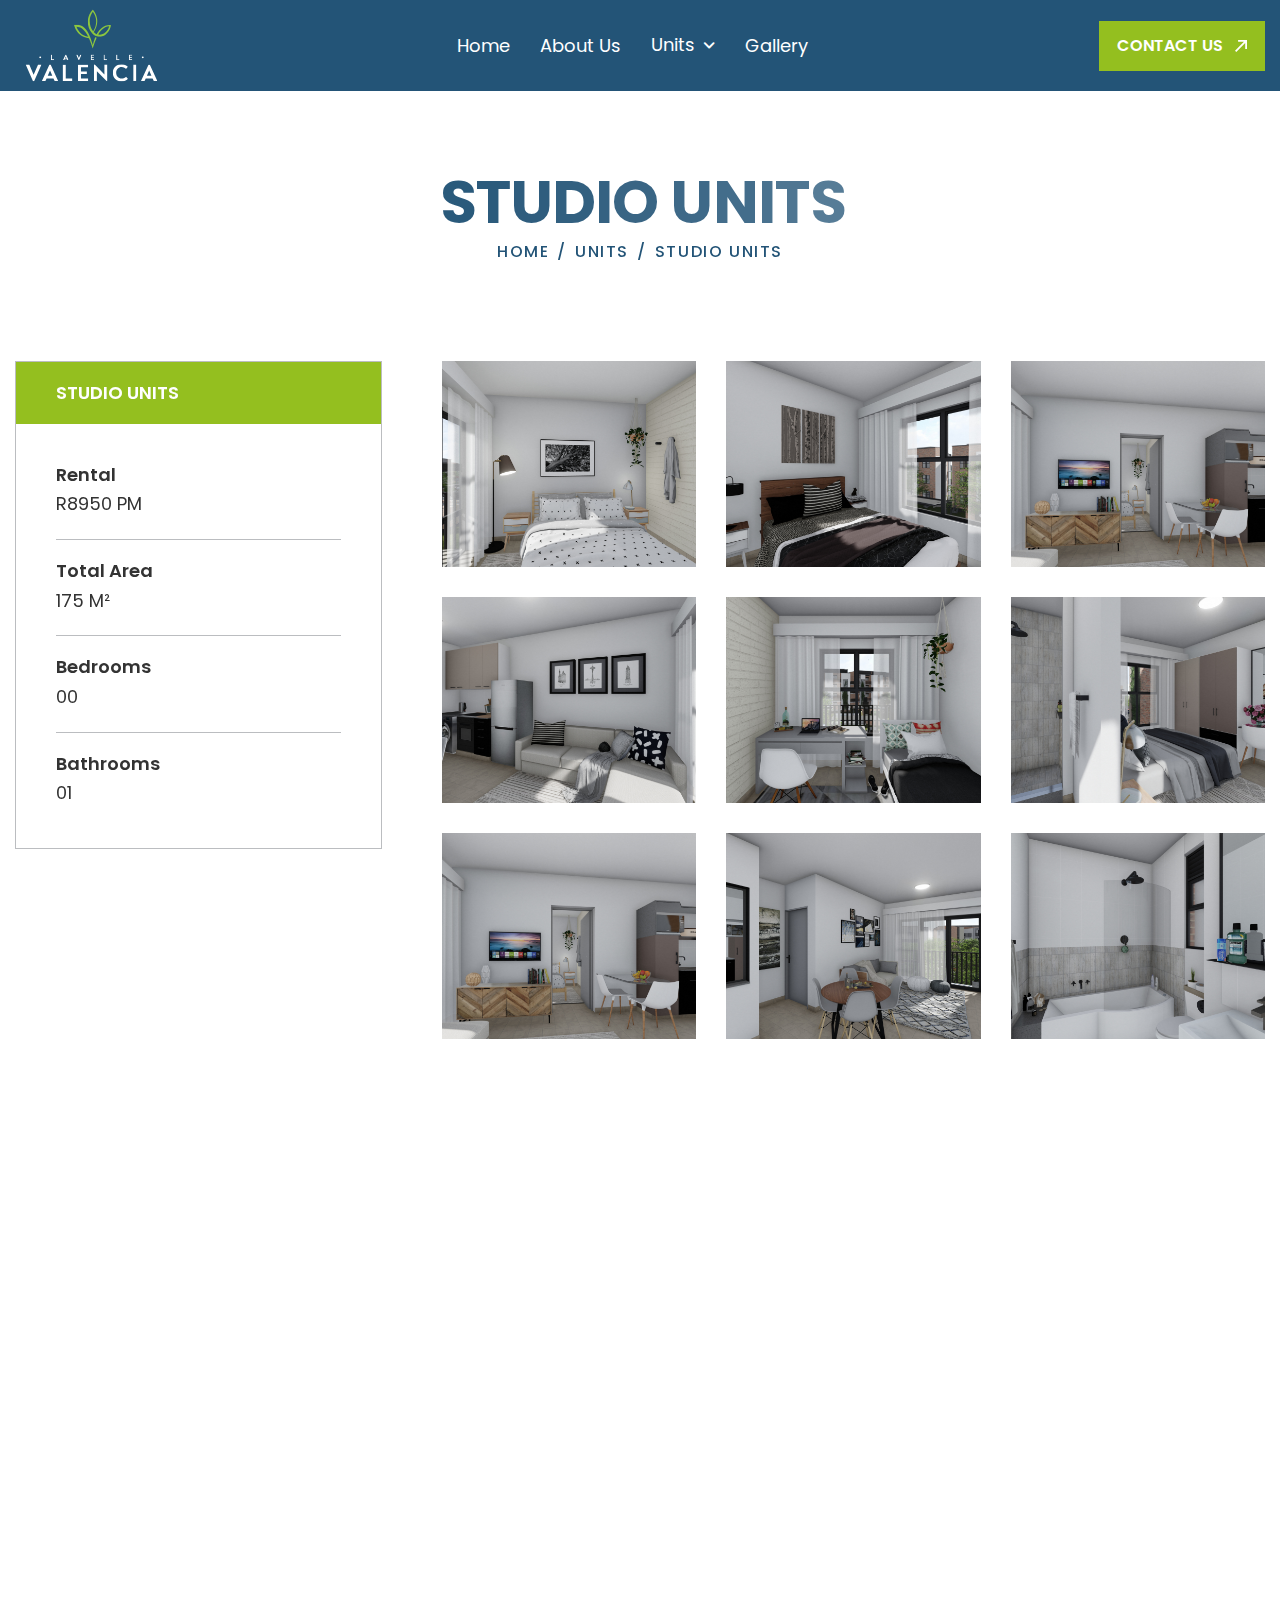
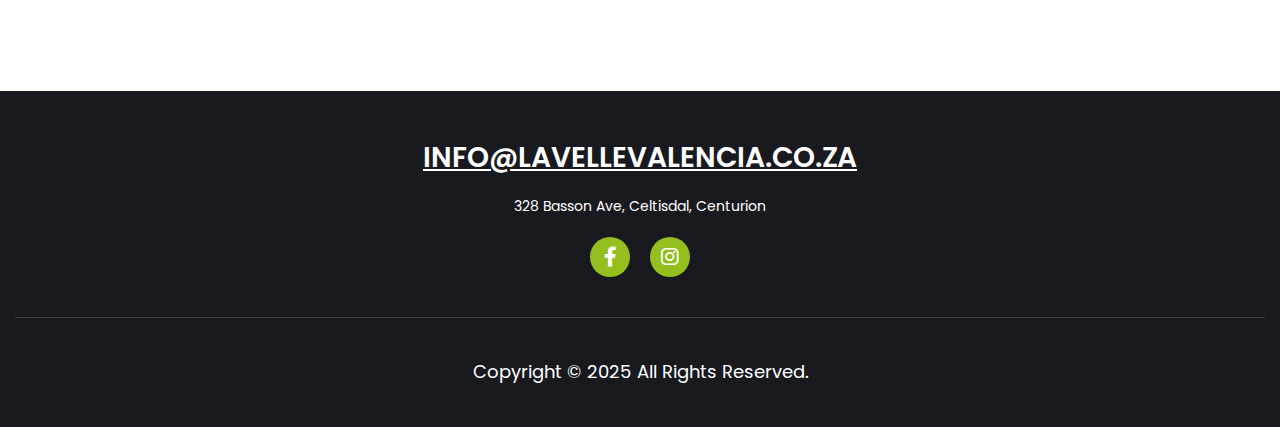
<file: studio.html>
<!DOCTYPE html>
<html lang="zxx">
    <head>
        <!-- Meta -->
        <meta charset="utf-8">
        <meta http-equiv="X-UA-Compatible" content="IE=edge">
        <meta name="viewport" content="width=device-width, initial-scale=1.0, maximum-scale=1">
        <meta name="description" content="">
        <meta name="keywords" content="">
        <meta name="author" content="Awaiken">
        <!-- Page Title -->
        <title>Lavelle Valancia - Affordable Modern Living</title>
        <!-- Favicon Icon -->
        <link rel="shortcut icon" type="image/x-icon" href="images/favicon.png">
        <!-- Google Fonts Css-->
        <link rel="preconnect" href="https://fonts.googleapis.com">
        <link rel="preconnect" href="https://fonts.gstatic.com" crossorigin>
        <link href="https://fonts.googleapis.com/css2?family=Poppins:ital,wght@0,100;0,200;0,300;0,400;0,500;0,600;0,700;0,800;0,900;1,100;1,200;1,300;1,400;1,500;1,600;1,700;1,800;1,900&display=swap" rel="stylesheet">
        <!-- Bootstrap Css -->
        <link href="assets/css/bootstrap.min.css" rel="stylesheet" media="screen">
        <!-- SlickNav Css -->
        <link href="assets/css/slicknav.min.css" rel="stylesheet">
        <!-- Swiper Css -->
        <link rel="stylesheet" href="assets/css/swiper-bundle.min.css">
        <!-- Font Awesome Icon Css-->
        <link href="assets/css/all.min.css" rel="stylesheet" media="screen">
        <!-- Animated Css -->
        <link href="assets/css/animate.css" rel="stylesheet">
        <!-- Magnific Popup Core Css File -->
        <link rel="stylesheet" href="assets/css/magnific-popup.css">
        <!-- Mouse Cursor Css File -->
        <link rel="stylesheet" href="assets/css/mousecursor.css">
        <!-- Main Custom Css -->
        <link href="assets/css/custom.css" rel="stylesheet" media="screen">
    </head>
    <body>

        <!-- Preloader Start -->
        <div class="preloader">
            <div class="loading-container">
                <div class="loading"></div>
                <div id="loading-icon">
                    <img src="assets/img/lv/ICON.svg" alt="" width="142" height="100%">
                </div>
            </div>
        </div>
        <!-- Preloader End -->

        <!-- Header Start -->
        <header class="main-header">
            <div class="header-sticky">
                <nav class="navbar navbar-expand-lg">
                    <div class="container">
                        <!-- Logo Start -->
                        <a class="navbar-brand" href="index.html">
                            <img src="assets/img/lv/ORIGINAL.svg" alt="Logo" width="150px" height="100%">
                        </a>
                        <!-- Logo End -->

                        <!-- Main Menu Start -->
                        <div class="collapse navbar-collapse main-menu">
                            <div class="nav-menu-wrapper">
                                <ul class="navbar-nav mr-auto" id="menu">
                                    <li class="nav-item"><a class="nav-link" href="index.html">Home</a>
                                    <li class="nav-item"><a class="nav-link" href="about-us.html">About Us</a>
                                    <li class="nav-item submenu"><a class="nav-link" href="units.html">Units</a>
                                        <ul>
                                            <li class="nav-item">
                                                <a class="nav-link" href="studio.html">Studio Apartments</a>
                                            </li>
                                            <li class="nav-item">
                                                <a class="nav-link" href="bachelors.html">
                                                    Bachelor
                                                </a>
                                            </li>
                                            <li class="nav-item">
                                                <a class="nav-link" href="one-one.html">
                                                    1 Bedroom, 1 Bathroom
                                                </a>
                                            </li>
                                            <li class="nav-item">
                                                <a class="nav-link" href="two-two.html">
                                                    2 Bedroom, 2 Bathroom
                                                </a>
                                            </li>
                                        </ul>
                                    </li>   
                                    <li class="nav-item">
                                        <a class="nav-link" href="gallery.html">Gallery</a>
                                    </li>                          
                                </ul>
                            </div>
                            <!-- Header Contact Box Start -->
                            <div class="header-contact-box">
                                <div class="hero-btn wow fadeInUp" data-wow-delay="0.25s">
                                    <a href="contact-us.html" class="btn-default">Contact Us</a>
                                </div>
                            </div>
                            <!-- Header Contact Box End -->
                        </div>
                        <!-- Main Menu End -->

                        <div class="navbar-toggle"></div>
                        
                    </div>
                </nav>
                <div class="responsive-menu"></div>
            </div>
        </header>
        <!-- Header End -->

        <!-- Page Header Start -->
        <div class="page-header parallaxie">
            <div class="container">
                <div class="row">
                    <div class="col-lg-12">
                        <!-- Page Header Box Start -->
                        <div class="page-header-box">
                            <h1 class="text-anime-style-2" data-cursor="-opaque">Studio Units</h1>
                            <nav class="wow fadeInUp">
                                <ol class="breadcrumb">
                                    <li class="breadcrumb-item"><a href="index.html">Home</a></li>
                                    <li class="breadcrumb-item"><a href="units.html">Units</a></li>
                                    <li class="breadcrumb-item active" aria-current="page">Studio Units</li>
                                </ol>
                            </nav>
                        </div>
                        <!-- Page Header Box End -->
                    </div>
                </div>
            </div>
        </div>
        <!-- Page Header End -->

        <!-- Page Project Single Start -->
        <div class="page-project-single">
            <div class="container">
                <div class="row">
                    <div class="col-lg-4">
                        <!-- Project Sidebar Start -->
                        <div class="project-sidebar">
                            <!-- Project Details Box Start -->
                            <div class="project-deatil-box wow fadeInUp">
                                <h2>Studio Units</h2>
                                <!-- Project Details List Start -->
                                <div class="project-deatil-list">

                                    <!-- Project Details Item Start -->
                                    <div class="project-deatil-item">
                                        <h3>Rental</h3>
                                        <p>R8950 PM</p>
                                    </div>
                                    <!-- Project Details Item End -->

                                    <!-- Project Details Item Start -->
                                    <div class="project-deatil-item">
                                        <h3>Total Area</h3>
                                        <p>175 m&#178;</p>
                                    </div>
                                    <!-- Project Details Item End -->


                                    <!-- Project Details Item Start -->
                                    <div class="project-deatil-item">
                                        <h3>Bedrooms</h3>
                                        <p>00</p>
                                    </div>
                                    <!-- Project Details Item End -->

                                    <!-- Project Details Item Start -->
                                    <div class="project-deatil-item">
                                        <h3>Bathrooms</h3>
                                        <p>01</p>
                                    </div>
                                    <!-- Project Details Item End -->
                                </div>
                                <!-- Project Single About List End -->
                            </div>
                            <!-- Project Details Box End -->

                            <!-- Sidebar CTA Box Start -->
                            <div class="sidebar-cta-box wow fadeInUp" data-wow-delay="0.25s">
                                <!-- Sidebar CTA Header Start -->


                                <div class="hero-btn wow fadeInUp" data-wow-delay="0.25s" style="visibility: visible; animation-delay: 0.25s; animation-name: fadeInUp;">
                                    <h3 class="text-white">Have any question?</h3>
                                    <a href="contact-us.html" class="btn-default">Enquire Now</a>
                                </div>
                            </div>
                            <!-- Sidebar CTA Box End -->
                        </div>
                        <!-- Project Sidebar End -->
                    </div>

                    <div class="col-lg-8">
                        <!-- Project Single Content Start -->
                        <div class="project-single-content">

                            <!-- gallery section start -->
                            <div class="row gallery-items page-gallery-box pb">
                                <div class="col-lg-4 col-6">
                                    <!-- image gallery start -->
                                    <div class="photo-gallery wow fadeInUp" data-cursor-text="View">
                                        <a href="assets/img/units/bachelor/gallery/1.png">
                                            <figure class="image-anime">
                                                <img src="assets/img/units/bachelor/gallery/1.png" alt="">
                                            </figure>
                                        </a>
                                    </div>
                                    <!-- image gallery end -->
                                </div>

                                <div class="col-lg-4 col-6">
                                    <!-- image gallery start -->
                                    <div class="photo-gallery wow fadeInUp" data-wow-delay="0.2s" data-cursor-text="View">
                                        <a href="assets/img/units/bachelor/gallery/2.png">
                                            <figure class="image-anime">
                                                <img src="assets/img/units/bachelor/gallery/2.png" alt="">
                                            </figure>
                                        </a>
                                    </div>
                                    <!-- image gallery end -->
                                </div>

                                <div class="col-lg-4 col-6">
                                    <!-- image gallery start -->
                                    <div class="photo-gallery wow fadeInUp" data-wow-delay="0.4s" data-cursor-text="View">
                                        <a href="assets/img/units/bachelor/gallery/3.png">
                                            <figure class="image-anime">
                                                <img src="assets/img/units/bachelor/gallery/3.png" alt="">
                                            </figure>
                                        </a>
                                    </div>
                                    <!-- image gallery end -->
                                </div>

                                <div class="col-lg-4 col-6">
                                    <!-- image gallery start -->
                                    <div class="photo-gallery wow fadeInUp" data-wow-delay="0.6s" data-cursor-text="View">
                                        <a href="assets/img/units/bachelor/gallery/4.png">
                                            <figure class="image-anime">
                                                <img src="assets/img/units/bachelor/gallery/4.png" alt="">
                                            </figure>
                                        </a>
                                    </div>
                                    <!-- image gallery end -->
                                </div>

                                <div class="col-lg-4 col-6">
                                    <!-- image gallery start -->
                                    <div class="photo-gallery wow fadeInUp" data-wow-delay="0.8s" data-cursor-text="View">
                                        <a href="assets/img/units/bachelor/gallery/5.png">
                                            <figure class="image-anime">
                                                <img src="assets/img/units/bachelor/gallery/5.png" alt="">
                                            </figure>
                                        </a>
                                    </div>
                                    <!-- image gallery end -->
                                </div>

                                <div class="col-lg-4 col-6">
                                    <!-- image gallery start -->
                                    <div class="photo-gallery wow fadeInUp" data-wow-delay="1s" data-cursor-text="View">
                                        <a href="assets/img/units/bachelor/gallery/6.png">
                                            <figure class="image-anime">
                                                <img src="assets/img/units/bachelor/gallery/6.png" alt="">
                                            </figure>
                                        </a>
                                    </div>
                                    <!-- image gallery end -->
                                </div>
                                
                                <div class="col-lg-4 col-6">
                                    <!-- image gallery start -->
                                    <div class="photo-gallery wow fadeInUp" data-wow-delay="1.2s" data-cursor-text="View">
                                        <a href="assets/img/units/bachelor/gallery/7.png">
                                            <figure class="image-anime">
                                                <img src="assets/img/units/bachelor/gallery/7.png" alt="">
                                            </figure>
                                        </a>
                                    </div>
                                    <!-- image gallery end -->
                                </div>

                                <div class="col-lg-4 col-6">
                                    <!-- image gallery start -->
                                    <div class="photo-gallery wow fadeInUp" data-wow-delay="1.4s" data-cursor-text="View">
                                        <a href="assets/img/units/bachelor/gallery/8.png">
                                            <figure class="image-anime">
                                                <img src="assets/img/units/bachelor/gallery/8.png" alt="">
                                            </figure>
                                        </a>
                                    </div>
                                    <!-- image gallery end -->
                                </div>

                                <div class="col-lg-4 col-6">
                                    <!-- image gallery start -->
                                    <div class="photo-gallery wow fadeInUp" data-wow-delay="1.6s" data-cursor-text="View">
                                        <a href="assets/img/units/bachelor/gallery/9.png">
                                            <figure class="image-anime">
                                                <img src="assets/img/units/bachelor/gallery/9.png" alt="">
                                            </figure>
                                        </a>
                                    </div>
                                    <!-- image gallery end -->
                                </div>

                                <div class="col-lg-4 col-6">
                                    <!-- image gallery start -->
                                    <div class="photo-gallery wow fadeInUp" data-wow-delay="0.6s" data-cursor-text="View">
                                        <a href="assets/img/units/bachelor/gallery/4.png">
                                            <figure class="image-anime">
                                                <img src="assets/img/units/bachelor/gallery/4.png" alt="">
                                            </figure>
                                        </a>
                                    </div>
                                    <!-- image gallery end -->
                                </div>

                                <div class="col-lg-4 col-6">
                                    <!-- image gallery start -->
                                    <div class="photo-gallery wow fadeInUp" data-wow-delay="0.8s" data-cursor-text="View">
                                        <a href="assets/img/units/bachelor/gallery/5.png">
                                            <figure class="image-anime">
                                                <img src="assets/img/units/bachelor/gallery/5.png" alt="">
                                            </figure>
                                        </a>
                                    </div>
                                    <!-- image gallery end -->
                                </div>

                                <div class="col-lg-4 col-6">
                                    <!-- image gallery start -->
                                    <div class="photo-gallery wow fadeInUp" data-wow-delay="1s" data-cursor-text="View">
                                        <a href="assets/img/units/bachelor/gallery/6.png">
                                            <figure class="image-anime">
                                                <img src="assets/img/units/bachelor/gallery/6.png" alt="">
                                            </figure>
                                        </a>
                                    </div>
                                    <!-- image gallery end -->
                                </div>

                                <div class="col-lg-4 col-6">
                                    <!-- image gallery start -->
                                    <div class="photo-gallery wow fadeInUp" data-wow-delay="1.2s" data-cursor-text="View">
                                        <a href="assets/img/units/bachelor/gallery/7.png">
                                            <figure class="image-anime">
                                                <img src="assets/img/units/bachelor/gallery/7.png" alt="">
                                            </figure>
                                        </a>
                                    </div>
                                    <!-- image gallery end -->
                                </div>

                                <div class="col-lg-4 col-6">
                                    <!-- image gallery start -->
                                    <div class="photo-gallery wow fadeInUp" data-wow-delay="1.4s" data-cursor-text="View">
                                        <a href="assets/img/units/bachelor/gallery/8.png">
                                            <figure class="image-anime">
                                                <img src="assets/img/units/bachelor/gallery/8.png" alt="">
                                            </figure>
                                        </a>
                                    </div>
                                    <!-- image gallery end -->
                                </div>

                                <div class="col-lg-4 col-6">
                                    <!-- image gallery start -->
                                    <div class="photo-gallery wow fadeInUp" data-wow-delay="1.6s" data-cursor-text="View">
                                        <a href="assets/img/units/bachelor/gallery/9.png">
                                            <figure class="image-anime">
                                                <img src="assets/img/units/bachelor/gallery/9.png" alt="">
                                            </figure>
                                        </a>
                                    </div>
                                    <!-- image gallery end -->
                                </div>

                            </div>
                            <!-- gallery section end -->
                            
                        </div>
                        <!-- Project Single Content End -->
                    </div>
                </div>
            </div>
        </div>
        <!-- Page Case Study Single End -->

        <!-- Main Footer Section Start -->
        <footer class="main-footer">
        <div class="container">
            <div class="row">
                <div class="col-lg-12">
                    <!-- Footer Content Start -->
                    <div class="footer-content">

                        <!-- Footer Contact Info Start -->
                        <div class="footer-contact-info">
                            <h2><a href="mailto:rental@visionprop.co.za">info@lavellevalencia.co.za</a></h2>
                            <p>328 Basson Ave, Celtisdal, Centurion</p>
                        </div>
                        <!-- Footer Contact Info End -->

                        <!-- Footer Social Icon Start -->
                        <div class="footer-social-icon">
                            <ul>
                                <li><a href="#"><i class="fab fa-facebook-f"></i></a></li>
                                <li><a href="#"><i class="fa-brands fa-instagram"></i></a></li>
                            </ul>
                        </div>
                        <!-- Footer Social Icon End -->

                    </div>
                    <!-- Footer Content End -->

                    <!-- Footer Copyright Text Start -->
                    <div class="footer-copyright-text">
                        <p>Copyright © 2025 All Rights Reserved.</p>
                    </div>
                    <!-- Footer Copyright Text End -->
                </div>
            </div>
        </div>
    </footer>
    <!-- Main Footer Section End -->

        <!-- Jquery Library File -->
        <script src="assets/js/jquery-3.7.1.min.js"></script>
        <!-- Bootstrap js file -->
        <script src="assets/js/bootstrap.min.js"></script>
        <!-- Validator js file -->
        <script src="assets/js/validator.min.js"></script>
        <!-- SlickNav js file -->
        <script src="assets/js/jquery.slicknav.js"></script>
        <!-- Swiper js file -->
        <script src="assets/js/swiper-bundle.min.js"></script>
        <!-- Counter js file -->
        <script src="assets/js/jquery.waypoints.min.js"></script>
        <script src="assets/js/jquery.counterup.min.js"></script>
        <!-- Magnific js file -->
        <script src="assets/js/jquery.magnific-popup.min.js"></script>
        <!-- SmoothScroll -->
        <script src="assets/js/SmoothScroll.js"></script>
        <!-- Parallax js -->
        <script src="assets/js/parallaxie.js"></script>
        <!-- MagicCursor js file -->
        <script src="assets/js/gsap.min.js"></script>
        <script src="assets/js/magiccursor.js"></script>
        <!-- Text Effect js file -->
        <script src="assets/js/SplitText.js"></script>
        <script src="assets/js/ScrollTrigger.min.js"></script>
        <!-- YTPlayer js File -->
        <script src="assets/js/jquery.mb.YTPlayer.min.js"></script>
        <!-- Wow js file -->
        <script src="assets/js/wow.min.js"></script>
        <!-- Main Custom js file -->
        <script src="assets/js/function.js"></script>
    </body>
</html>
</file>
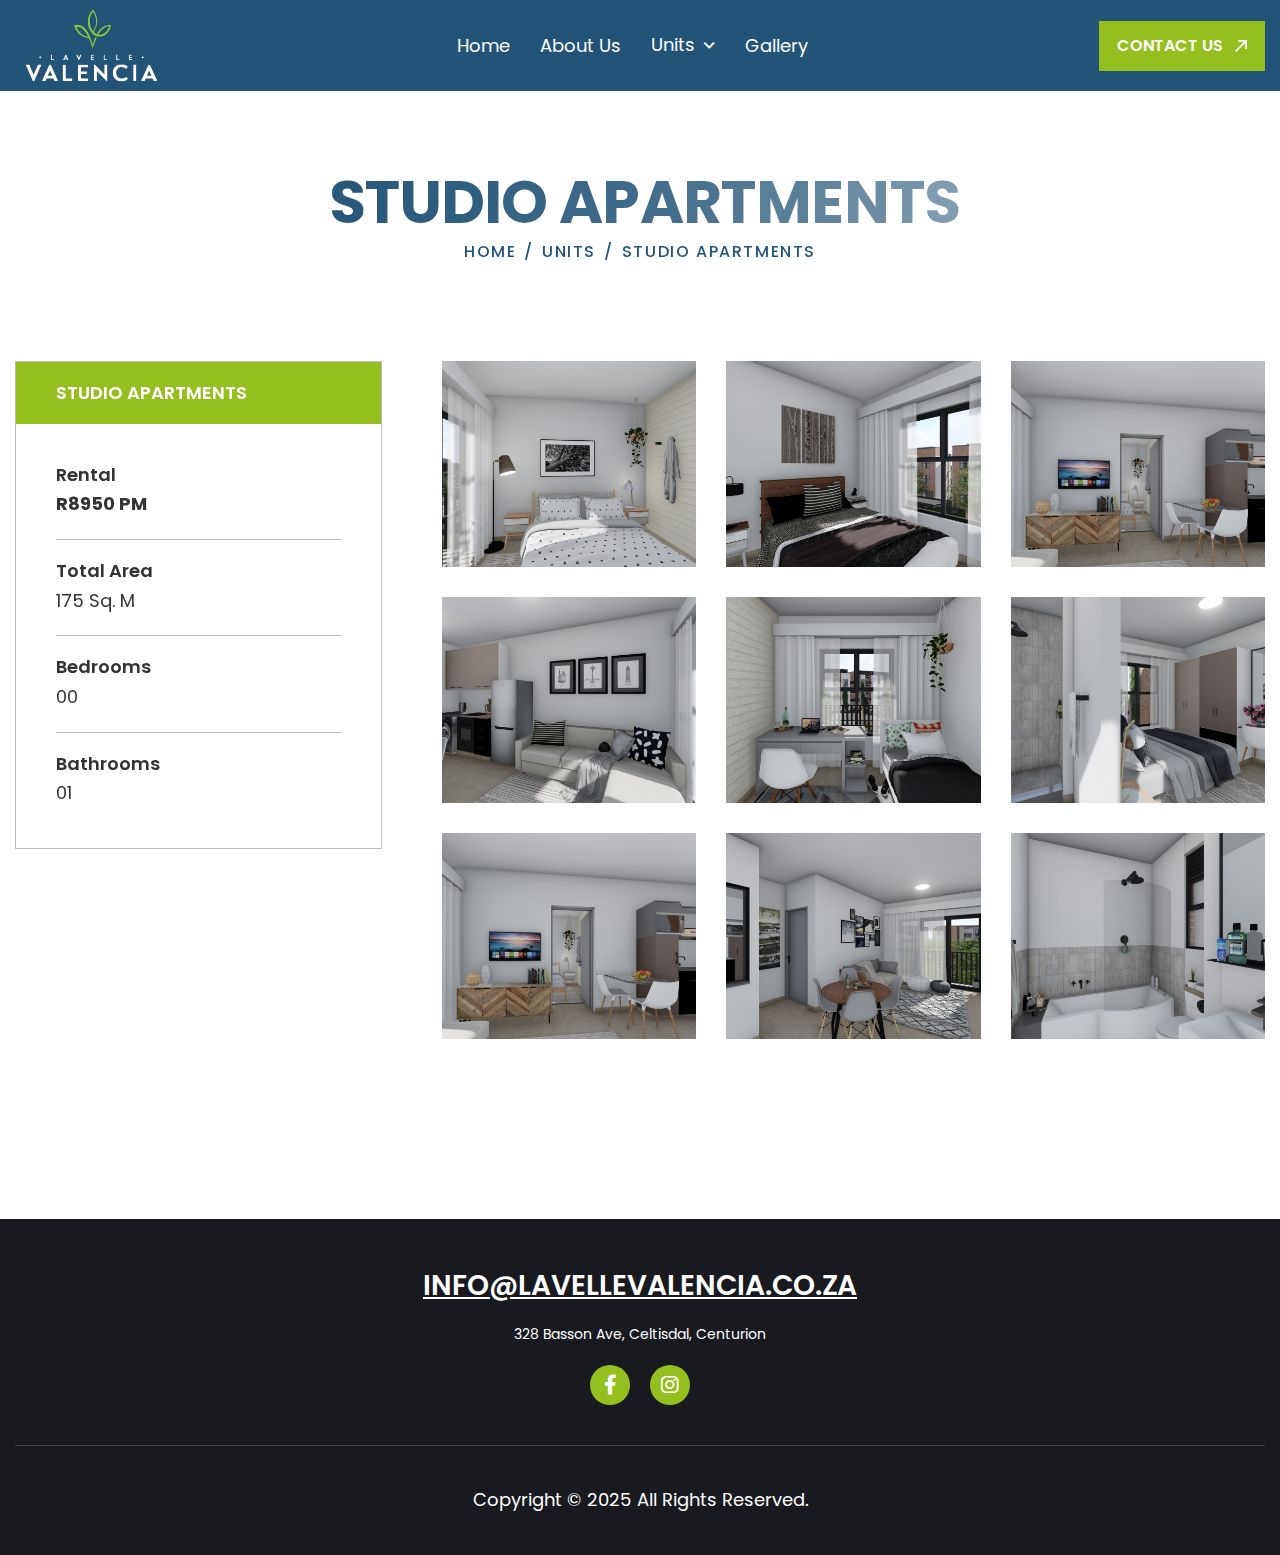
<file: two-one.html>
<!DOCTYPE html>
<html lang="zxx">
    <head>
        <!-- Meta -->
        <meta charset="utf-8">
        <meta http-equiv="X-UA-Compatible" content="IE=edge">
        <meta name="viewport" content="width=device-width, initial-scale=1.0, maximum-scale=1">
        <meta name="description" content="">
        <meta name="keywords" content="">
        <meta name="author" content="Awaiken">
        <!-- Page Title -->
        <title>Lavelle Valancia - Affordable Modern Living</title>
        <!-- Favicon Icon -->
        <link rel="shortcut icon" type="image/x-icon" href="images/favicon.png">
        <!-- Google Fonts Css-->
        <link rel="preconnect" href="https://fonts.googleapis.com">
        <link rel="preconnect" href="https://fonts.gstatic.com" crossorigin>
        <link href="https://fonts.googleapis.com/css2?family=Poppins:ital,wght@0,100;0,200;0,300;0,400;0,500;0,600;0,700;0,800;0,900;1,100;1,200;1,300;1,400;1,500;1,600;1,700;1,800;1,900&display=swap" rel="stylesheet">
        <!-- Bootstrap Css -->
        <link href="assets/css/bootstrap.min.css" rel="stylesheet" media="screen">
        <!-- SlickNav Css -->
        <link href="assets/css/slicknav.min.css" rel="stylesheet">
        <!-- Swiper Css -->
        <link rel="stylesheet" href="assets/css/swiper-bundle.min.css">
        <!-- Font Awesome Icon Css-->
        <link href="assets/css/all.min.css" rel="stylesheet" media="screen">
        <!-- Animated Css -->
        <link href="assets/css/animate.css" rel="stylesheet">
        <!-- Magnific Popup Core Css File -->
        <link rel="stylesheet" href="assets/css/magnific-popup.css">
        <!-- Mouse Cursor Css File -->
        <link rel="stylesheet" href="assets/css/mousecursor.css">
        <!-- Main Custom Css -->
        <link href="assets/css/custom.css" rel="stylesheet" media="screen">
    </head>
    <body>

        <!-- Preloader Start -->
        <div class="preloader">
            <div class="loading-container">
                <div class="loading"></div>
                <div id="loading-icon">
                    <img src="assets/img/lv/ICON.svg" alt="" width="142" height="100%">
                </div>
            </div>
        </div>
        <!-- Preloader End -->

        <!-- Header Start -->
        <header class="main-header">
            <div class="header-sticky">
                <nav class="navbar navbar-expand-lg">
                    <div class="container">
                        <!-- Logo Start -->
                        <a class="navbar-brand" href="index.html">
                            <img src="assets/img/lv/ORIGINAL.svg" alt="Logo" width="150px" height="100%">
                        </a>
                        <!-- Logo End -->

                        <!-- Main Menu Start -->
                        <div class="collapse navbar-collapse main-menu">
                            <div class="nav-menu-wrapper">
                                <ul class="navbar-nav mr-auto" id="menu">
                                    <li class="nav-item"><a class="nav-link" href="index.html">Home</a>
                                    <li class="nav-item"><a class="nav-link" href="about-us.html">About Us</a>
                                    <li class="nav-item submenu"><a class="nav-link" href="units.html">Units</a>
                                        <ul>
                                            <li class="nav-item">
                                                <a class="nav-link" href="studio.html">Studio Apartments</a>
                                            </li>
                                            <li class="nav-item">
                                                <a class="nav-link" href="bachelors.html">
                                                    Bachelor
                                                </a>
                                            </li>
                                            <li class="nav-item">
                                                <a class="nav-link" href="one-one.html">
                                                    1 Bedroom, 1 Bathroom
                                                </a>
                                            </li>
                                            <li class="nav-item">
                                                <a class="nav-link" href="two-two.html">
                                                    2 Bedroom, 2 Bathroom
                                                </a>
                                            </li>
                                        </ul>
                                    </li>   
                                    <li class="nav-item">
                                        <a class="nav-link" href="gallery.html">Gallery</a>
                                    </li>                          
                                </ul>
                            </div>
                            <!-- Header Contact Box Start -->
                            <div class="header-contact-box">
                                <div class="hero-btn wow fadeInUp" data-wow-delay="0.25s">
                                    <a href="contact-us.html" class="btn-default">Contact Us</a>
                                </div>
                            </div>
                            <!-- Header Contact Box End -->
                        </div>
                        <!-- Main Menu End -->

                        <div class="navbar-toggle"></div>
                        
                    </div>
                </nav>
                <div class="responsive-menu"></div>
            </div>
        </header>
        <!-- Header End -->

        <!-- Page Header Start -->
        <div class="page-header parallaxie">
            <div class="container">
                <div class="row">
                    <div class="col-lg-12">
                        <!-- Page Header Box Start -->
                        <div class="page-header-box">
                            <h1 class="text-anime-style-2" data-cursor="-opaque">Studio Apartments</h1>
                            <nav class="wow fadeInUp">
                                <ol class="breadcrumb">
                                    <li class="breadcrumb-item"><a href="index.html">Home</a></li>
                                    <li class="breadcrumb-item"><a href="units.html">Units</a></li>
                                    <li class="breadcrumb-item active" aria-current="page">Studio Apartments</li>
                                </ol>
                            </nav>
                        </div>
                        <!-- Page Header Box End -->
                    </div>
                </div>
            </div>
        </div>
        <!-- Page Header End -->

        <!-- Page Project Single Start -->
        <div class="page-project-single">
            <div class="container">
                <div class="row">
                    <div class="col-lg-4">
                        <!-- Project Sidebar Start -->
                        <div class="project-sidebar">
                            <!-- Project Details Box Start -->
                            <div class="project-deatil-box wow fadeInUp">
                                <h2>Studio Apartments</h2>
                                <!-- Project Details List Start -->
                                <div class="project-deatil-list">

                                    <!-- Project Details Item Start -->
                                    <div class="project-deatil-item">
                                        <h3>Rental</h3>
                                        <p><strong>R8950 PM</strong></p>
                                    </div>
                                    <!-- Project Details Item End -->

                                    <!-- Project Details Item Start -->
                                    <div class="project-deatil-item">
                                        <h3>Total Area</h3>
                                        <p>175 Sq. M</p>
                                    </div>
                                    <!-- Project Details Item End -->


                                    <!-- Project Details Item Start -->
                                    <div class="project-deatil-item">
                                        <h3>Bedrooms</h3>
                                        <p>00</p>
                                    </div>
                                    <!-- Project Details Item End -->

                                    <!-- Project Details Item Start -->
                                    <div class="project-deatil-item">
                                        <h3>Bathrooms</h3>
                                        <p>01</p>
                                    </div>
                                    <!-- Project Details Item End -->
                                </div>
                                <!-- Project Single About List End -->
                            </div>
                            <!-- Project Details Box End -->

                            <!-- Sidebar CTA Box Start -->
                            <div class="sidebar-cta-box wow fadeInUp" data-wow-delay="0.25s">
                                <!-- Sidebar CTA Header Start -->

                                <div class="hero-btn wow fadeInUp" data-wow-delay="0.25s" style="visibility: visible; animation-delay: 0.25s; animation-name: fadeInUp;">
                                    <a href="contact.html" class="btn-default">Enquire Now</a>
                                </div>
                            </div>
                            <!-- Sidebar CTA Box End -->
                        </div>
                        <!-- Project Sidebar End -->
                    </div>

                    <div class="col-lg-8">
                        <!-- Project Single Content Start -->
                        <div class="project-single-content">

                            <!-- gallery section start -->
                            <div class="row gallery-items page-gallery-box pb">
                                <div class="col-lg-4 col-6">
                                    <!-- image gallery start -->
                                    <div class="photo-gallery wow fadeInUp" data-cursor-text="View">
                                        <a href="assets/img/units/bachelor/gallery/1.png">
                                            <figure class="image-anime">
                                                <img src="assets/img/units/bachelor/gallery/1.png" alt="">
                                            </figure>
                                        </a>
                                    </div>
                                    <!-- image gallery end -->
                                </div>

                                <div class="col-lg-4 col-6">
                                    <!-- image gallery start -->
                                    <div class="photo-gallery wow fadeInUp" data-wow-delay="0.2s" data-cursor-text="View">
                                        <a href="assets/img/units/bachelor/gallery/2.png">
                                            <figure class="image-anime">
                                                <img src="assets/img/units/bachelor/gallery/2.png" alt="">
                                            </figure>
                                        </a>
                                    </div>
                                    <!-- image gallery end -->
                                </div>

                                <div class="col-lg-4 col-6">
                                    <!-- image gallery start -->
                                    <div class="photo-gallery wow fadeInUp" data-wow-delay="0.4s" data-cursor-text="View">
                                        <a href="assets/img/units/bachelor/gallery/3.png">
                                            <figure class="image-anime">
                                                <img src="assets/img/units/bachelor/gallery/3.png" alt="">
                                            </figure>
                                        </a>
                                    </div>
                                    <!-- image gallery end -->
                                </div>

                                <div class="col-lg-4 col-6">
                                    <!-- image gallery start -->
                                    <div class="photo-gallery wow fadeInUp" data-wow-delay="0.6s" data-cursor-text="View">
                                        <a href="assets/img/units/bachelor/gallery/4.png">
                                            <figure class="image-anime">
                                                <img src="assets/img/units/bachelor/gallery/4.png" alt="">
                                            </figure>
                                        </a>
                                    </div>
                                    <!-- image gallery end -->
                                </div>

                                <div class="col-lg-4 col-6">
                                    <!-- image gallery start -->
                                    <div class="photo-gallery wow fadeInUp" data-wow-delay="0.8s" data-cursor-text="View">
                                        <a href="assets/img/units/bachelor/gallery/5.png">
                                            <figure class="image-anime">
                                                <img src="assets/img/units/bachelor/gallery/5.png" alt="">
                                            </figure>
                                        </a>
                                    </div>
                                    <!-- image gallery end -->
                                </div>

                                <div class="col-lg-4 col-6">
                                    <!-- image gallery start -->
                                    <div class="photo-gallery wow fadeInUp" data-wow-delay="1s" data-cursor-text="View">
                                        <a href="assets/img/units/bachelor/gallery/6.png">
                                            <figure class="image-anime">
                                                <img src="assets/img/units/bachelor/gallery/6.png" alt="">
                                            </figure>
                                        </a>
                                    </div>
                                    <!-- image gallery end -->
                                </div>
                                
                                <div class="col-lg-4 col-6">
                                    <!-- image gallery start -->
                                    <div class="photo-gallery wow fadeInUp" data-wow-delay="1.2s" data-cursor-text="View">
                                        <a href="assets/img/units/bachelor/gallery/7.png">
                                            <figure class="image-anime">
                                                <img src="assets/img/units/bachelor/gallery/7.png" alt="">
                                            </figure>
                                        </a>
                                    </div>
                                    <!-- image gallery end -->
                                </div>

                                <div class="col-lg-4 col-6">
                                    <!-- image gallery start -->
                                    <div class="photo-gallery wow fadeInUp" data-wow-delay="1.4s" data-cursor-text="View">
                                        <a href="assets/img/units/bachelor/gallery/8.png">
                                            <figure class="image-anime">
                                                <img src="assets/img/units/bachelor/gallery/8.png" alt="">
                                            </figure>
                                        </a>
                                    </div>
                                    <!-- image gallery end -->
                                </div>

                                <div class="col-lg-4 col-6">
                                    <!-- image gallery start -->
                                    <div class="photo-gallery wow fadeInUp" data-wow-delay="1.6s" data-cursor-text="View">
                                        <a href="assets/img/units/bachelor/gallery/9.png">
                                            <figure class="image-anime">
                                                <img src="assets/img/units/bachelor/gallery/9.png" alt="">
                                            </figure>
                                        </a>
                                    </div>
                                    <!-- image gallery end -->
                                </div>
                            </div>
                            <!-- gallery section end -->
                            
                        </div>
                        <!-- Project Single Content End -->
                    </div>
                </div>
            </div>
        </div>
        <!-- Page Case Study Single End -->

        <!-- Main Footer Section Start -->
        <footer class="main-footer">
        <div class="container">
            <div class="row">
                <div class="col-lg-12">
                    <!-- Footer Content Start -->
                    <div class="footer-content">

                        <!-- Footer Contact Info Start -->
                        <div class="footer-contact-info">
                            <h2><a href="mailto:rental@visionprop.co.za">info@lavellevalencia.co.za</a></h2>
                            <p>328 Basson Ave, Celtisdal, Centurion</p>
                        </div>
                        <!-- Footer Contact Info End -->

                        <!-- Footer Social Icon Start -->
                        <div class="footer-social-icon">
                            <ul>
                                <li><a href="#"><i class="fab fa-facebook-f"></i></a></li>
                                <li><a href="#"><i class="fa-brands fa-instagram"></i></a></li>
                            </ul>
                        </div>
                        <!-- Footer Social Icon End -->

                    </div>
                    <!-- Footer Content End -->

                    <!-- Footer Copyright Text Start -->
                    <div class="footer-copyright-text">
                        <p>Copyright © 2025 All Rights Reserved.</p>
                    </div>
                    <!-- Footer Copyright Text End -->
                </div>
            </div>
        </div>
    </footer>
    <!-- Main Footer Section End -->

        <!-- Jquery Library File -->
        <script src="assets/js/jquery-3.7.1.min.js"></script>
        <!-- Bootstrap js file -->
        <script src="assets/js/bootstrap.min.js"></script>
        <!-- Validator js file -->
        <script src="assets/js/validator.min.js"></script>
        <!-- SlickNav js file -->
        <script src="assets/js/jquery.slicknav.js"></script>
        <!-- Swiper js file -->
        <script src="assets/js/swiper-bundle.min.js"></script>
        <!-- Counter js file -->
        <script src="assets/js/jquery.waypoints.min.js"></script>
        <script src="assets/js/jquery.counterup.min.js"></script>
        <!-- Magnific js file -->
        <script src="assets/js/jquery.magnific-popup.min.js"></script>
        <!-- SmoothScroll -->
        <script src="assets/js/SmoothScroll.js"></script>
        <!-- Parallax js -->
        <script src="assets/js/parallaxie.js"></script>
        <!-- MagicCursor js file -->
        <script src="assets/js/gsap.min.js"></script>
        <script src="assets/js/magiccursor.js"></script>
        <!-- Text Effect js file -->
        <script src="assets/js/SplitText.js"></script>
        <script src="assets/js/ScrollTrigger.min.js"></script>
        <!-- YTPlayer js File -->
        <script src="assets/js/jquery.mb.YTPlayer.min.js"></script>
        <!-- Wow js file -->
        <script src="assets/js/wow.min.js"></script>
        <!-- Main Custom js file -->
        <script src="assets/js/function.js"></script>
    </body>
</html>
</file>
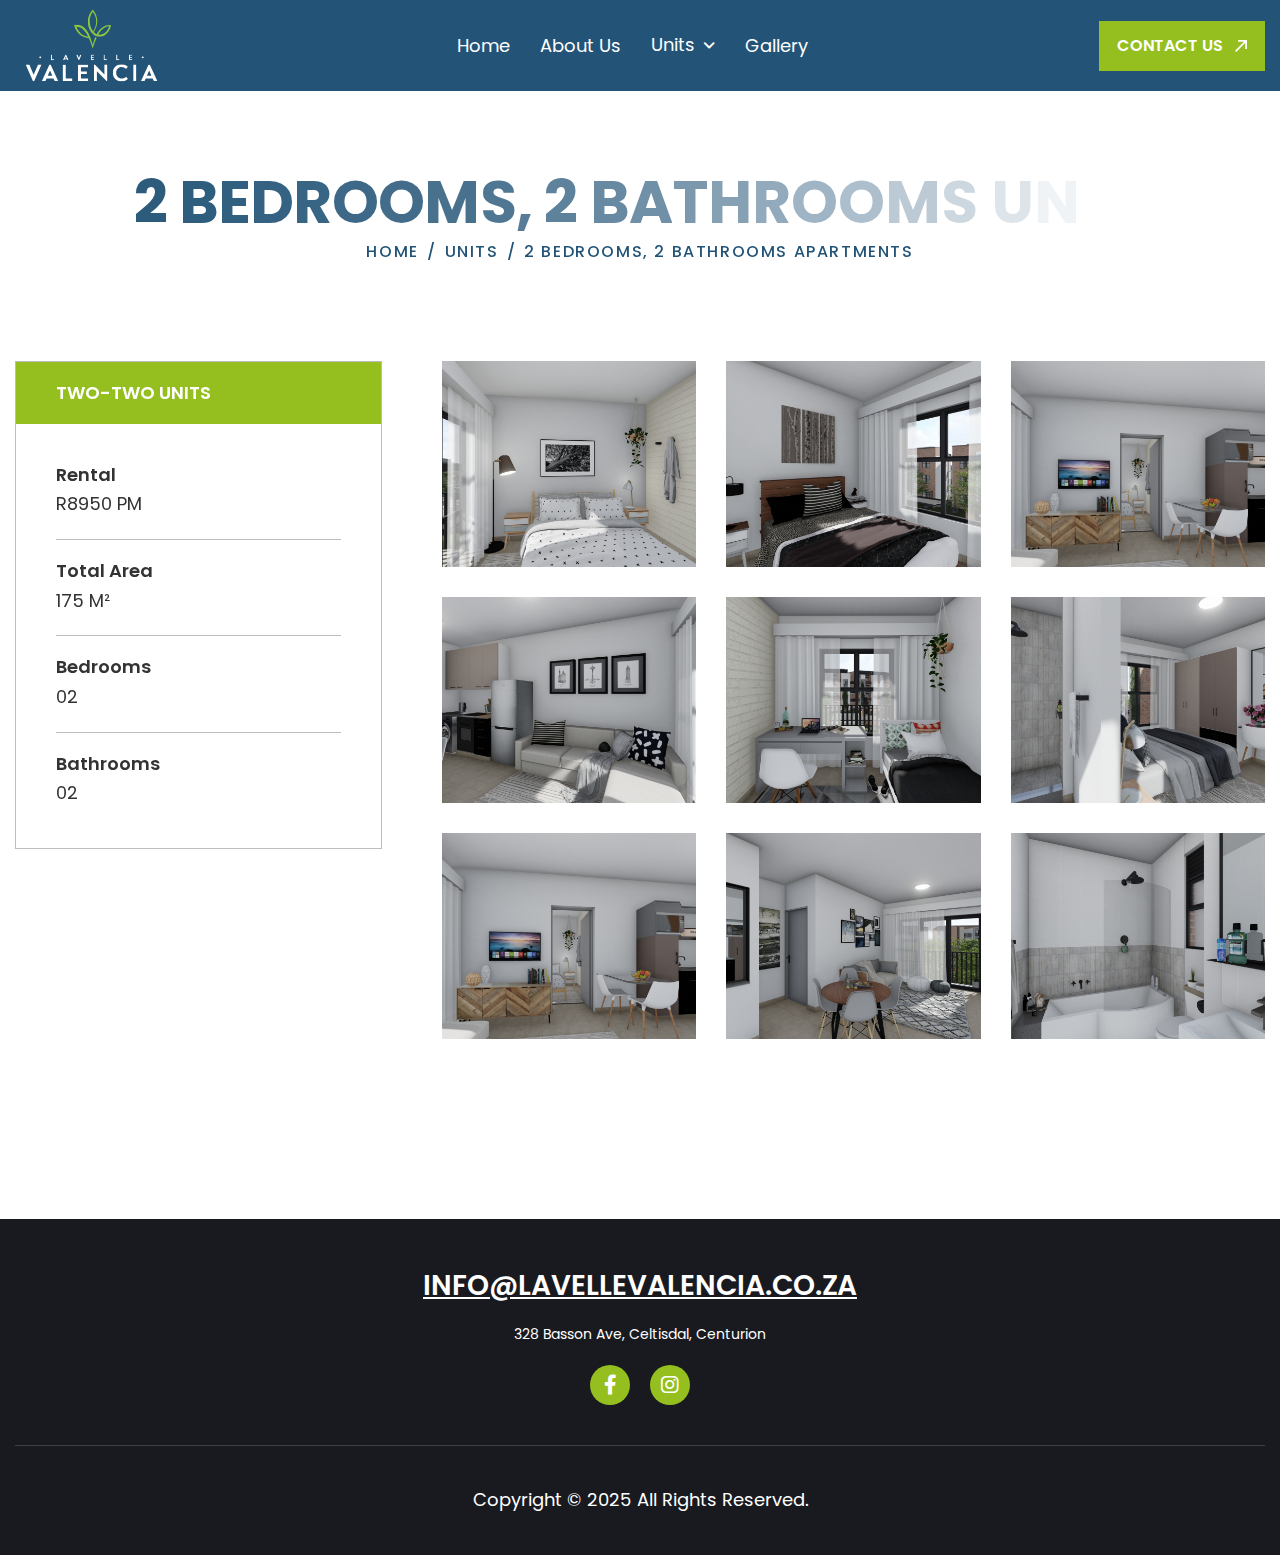
<file: two-two.html>
<!DOCTYPE html>
<html lang="zxx">
    <head>
        <!-- Meta -->
        <meta charset="utf-8">
        <meta http-equiv="X-UA-Compatible" content="IE=edge">
        <meta name="viewport" content="width=device-width, initial-scale=1.0, maximum-scale=1">
        <meta name="description" content="">
        <meta name="keywords" content="">
        <meta name="author" content="Awaiken">
        <!-- Page Title -->
        <title>Lavelle Valancia - Affordable Modern Living</title>
        <!-- Favicon Icon -->
        <link rel="shortcut icon" type="image/x-icon" href="images/favicon.png">
        <!-- Google Fonts Css-->
        <link rel="preconnect" href="https://fonts.googleapis.com">
        <link rel="preconnect" href="https://fonts.gstatic.com" crossorigin>
        <link href="https://fonts.googleapis.com/css2?family=Poppins:ital,wght@0,100;0,200;0,300;0,400;0,500;0,600;0,700;0,800;0,900;1,100;1,200;1,300;1,400;1,500;1,600;1,700;1,800;1,900&display=swap" rel="stylesheet">
        <!-- Bootstrap Css -->
        <link href="assets/css/bootstrap.min.css" rel="stylesheet" media="screen">
        <!-- SlickNav Css -->
        <link href="assets/css/slicknav.min.css" rel="stylesheet">
        <!-- Swiper Css -->
        <link rel="stylesheet" href="assets/css/swiper-bundle.min.css">
        <!-- Font Awesome Icon Css-->
        <link href="assets/css/all.min.css" rel="stylesheet" media="screen">
        <!-- Animated Css -->
        <link href="assets/css/animate.css" rel="stylesheet">
        <!-- Magnific Popup Core Css File -->
        <link rel="stylesheet" href="assets/css/magnific-popup.css">
        <!-- Mouse Cursor Css File -->
        <link rel="stylesheet" href="assets/css/mousecursor.css">
        <!-- Main Custom Css -->
        <link href="assets/css/custom.css" rel="stylesheet" media="screen">
    </head>
    <body>

        <!-- Preloader Start -->
        <div class="preloader">
            <div class="loading-container">
                <div class="loading"></div>
                <div id="loading-icon">
                    <img src="assets/img/lv/ICON.svg" alt="" width="142" height="100%">
                </div>
            </div>
        </div>
        <!-- Preloader End -->

        <!-- Header Start -->
        <header class="main-header">
            <div class="header-sticky">
                <nav class="navbar navbar-expand-lg">
                    <div class="container">
                        <!-- Logo Start -->
                        <a class="navbar-brand" href="index.html">
                            <img src="assets/img/lv/ORIGINAL.svg" alt="Logo" width="150px" height="100%">
                        </a>
                        <!-- Logo End -->

                        <!-- Main Menu Start -->
                        <div class="collapse navbar-collapse main-menu">
                            <div class="nav-menu-wrapper">
                                <ul class="navbar-nav mr-auto" id="menu">
                                    <li class="nav-item"><a class="nav-link" href="index.html">Home</a>
                                    <li class="nav-item"><a class="nav-link" href="about-us.html">About Us</a>
                                    <li class="nav-item submenu"><a class="nav-link" href="units.html">Units</a>
                                        <ul>
                                            <li class="nav-item">
                                                <a class="nav-link" href="studio.html">Studio Apartments</a>
                                            </li>
                                            <li class="nav-item">
                                                <a class="nav-link" href="bachelors.html">
                                                    Bachelor
                                                </a>
                                            </li>
                                            <li class="nav-item">
                                                <a class="nav-link" href="one-one.html">
                                                    1 Bedroom, 1 Bathroom
                                                </a>
                                            </li>
                                            <li class="nav-item">
                                                <a class="nav-link" href="two-two.html">
                                                    2 Bedroom, 2 Bathroom
                                                </a>
                                            </li>
                                        </ul>
                                    </li>   
                                    <li class="nav-item">
                                        <a class="nav-link" href="gallery.html">Gallery</a>
                                    </li>                          
                                </ul>
                            </div>
                            <!-- Header Contact Box Start -->
                            <div class="header-contact-box">
                                <div class="hero-btn wow fadeInUp" data-wow-delay="0.25s">
                                    <a href="contact-us.html" class="btn-default">Contact Us</a>
                                </div>
                            </div>
                            <!-- Header Contact Box End -->
                        </div>
                        <!-- Main Menu End -->

                        <div class="navbar-toggle"></div>
                        
                    </div>
                </nav>
                <div class="responsive-menu"></div>
            </div>
        </header>
        <!-- Header End -->

        <!-- Page Header Start -->
        <div class="page-header parallaxie">
            <div class="container">
                <div class="row">
                    <div class="col-lg-12">
                        <!-- Page Header Box Start -->
                        <div class="page-header-box">
                            <h1 class="text-anime-style-2" data-cursor="-opaque">2 Bedrooms, 2 Bathrooms Units</h1>
                            <nav class="wow fadeInUp">
                                <ol class="breadcrumb">
                                    <li class="breadcrumb-item"><a href="index.html">Home</a></li>
                                    <li class="breadcrumb-item"><a href="units.html">Units</a></li>
                                    <li class="breadcrumb-item active" aria-current="page">2 Bedrooms, 2 Bathrooms Apartments</li>
                                </ol>
                            </nav>
                        </div>
                        <!-- Page Header Box End -->
                    </div>
                </div>
            </div>
        </div>
        <!-- Page Header End -->

        <!-- Page Project Single Start -->
        <div class="page-project-single">
            <div class="container">
                <div class="row">
                    <div class="col-lg-4">
                        <!-- Project Sidebar Start -->
                        <div class="project-sidebar">
                            <!-- Project Details Box Start -->
                            <div class="project-deatil-box wow fadeInUp">
                                <h2>TWO-TWO Units</h2>
                                <!-- Project Details List Start -->
                                <div class="project-deatil-list">

                                    <!-- Project Details Item Start -->
                                    <div class="project-deatil-item">
                                        <h3>Rental</h3>
                                        <p>R8950 PM</p>
                                    </div>
                                    <!-- Project Details Item End -->

                                    <!-- Project Details Item Start -->
                                    <div class="project-deatil-item">
                                        <h3>Total Area</h3>
                                        <p>175 m&#178;</p>
                                    </div>
                                    <!-- Project Details Item End -->


                                    <!-- Project Details Item Start -->
                                    <div class="project-deatil-item">
                                        <h3>Bedrooms</h3>
                                        <p>02</p>
                                    </div>
                                    <!-- Project Details Item End -->

                                    <!-- Project Details Item Start -->
                                    <div class="project-deatil-item">
                                        <h3>Bathrooms</h3>
                                        <p>02</p>
                                    </div>
                                    <!-- Project Details Item End -->
                                </div>
                                <!-- Project Single About List End -->
                            </div>
                            <!-- Project Details Box End -->

                            <!-- Sidebar CTA Box Start -->
                            <div class="sidebar-cta-box wow fadeInUp" data-wow-delay="0.25s">
                                <!-- Sidebar CTA Header Start -->

                                <div class="hero-btn wow fadeInUp" data-wow-delay="0.25s" style="visibility: visible; animation-delay: 0.25s; animation-name: fadeInUp;">
                                    <h3 class="text-white">Have any question?</h3>
                                    <a href="contact.html" class="btn-default">Enquire Now</a>
                                </div>
                            </div>
                            <!-- Sidebar CTA Box End -->
                        </div>
                        <!-- Project Sidebar End -->
                    </div>

                    <div class="col-lg-8">
                        <!-- Project Single Content Start -->
                        <div class="project-single-content">

                            <!-- gallery section start -->
                            <div class="row gallery-items page-gallery-box pb">
                                <div class="col-lg-4 col-6">
                                    <!-- image gallery start -->
                                    <div class="photo-gallery wow fadeInUp" data-cursor-text="View">
                                        <a href="assets/img/units/bachelor/gallery/1.png">
                                            <figure class="image-anime">
                                                <img src="assets/img/units/bachelor/gallery/1.png" alt="">
                                            </figure>
                                        </a>
                                    </div>
                                    <!-- image gallery end -->
                                </div>

                                <div class="col-lg-4 col-6">
                                    <!-- image gallery start -->
                                    <div class="photo-gallery wow fadeInUp" data-wow-delay="0.2s" data-cursor-text="View">
                                        <a href="assets/img/units/bachelor/gallery/2.png">
                                            <figure class="image-anime">
                                                <img src="assets/img/units/bachelor/gallery/2.png" alt="">
                                            </figure>
                                        </a>
                                    </div>
                                    <!-- image gallery end -->
                                </div>

                                <div class="col-lg-4 col-6">
                                    <!-- image gallery start -->
                                    <div class="photo-gallery wow fadeInUp" data-wow-delay="0.4s" data-cursor-text="View">
                                        <a href="assets/img/units/bachelor/gallery/3.png">
                                            <figure class="image-anime">
                                                <img src="assets/img/units/bachelor/gallery/3.png" alt="">
                                            </figure>
                                        </a>
                                    </div>
                                    <!-- image gallery end -->
                                </div>

                                <div class="col-lg-4 col-6">
                                    <!-- image gallery start -->
                                    <div class="photo-gallery wow fadeInUp" data-wow-delay="0.6s" data-cursor-text="View">
                                        <a href="assets/img/units/bachelor/gallery/4.png">
                                            <figure class="image-anime">
                                                <img src="assets/img/units/bachelor/gallery/4.png" alt="">
                                            </figure>
                                        </a>
                                    </div>
                                    <!-- image gallery end -->
                                </div>

                                <div class="col-lg-4 col-6">
                                    <!-- image gallery start -->
                                    <div class="photo-gallery wow fadeInUp" data-wow-delay="0.8s" data-cursor-text="View">
                                        <a href="assets/img/units/bachelor/gallery/5.png">
                                            <figure class="image-anime">
                                                <img src="assets/img/units/bachelor/gallery/5.png" alt="">
                                            </figure>
                                        </a>
                                    </div>
                                    <!-- image gallery end -->
                                </div>

                                <div class="col-lg-4 col-6">
                                    <!-- image gallery start -->
                                    <div class="photo-gallery wow fadeInUp" data-wow-delay="1s" data-cursor-text="View">
                                        <a href="assets/img/units/bachelor/gallery/6.png">
                                            <figure class="image-anime">
                                                <img src="assets/img/units/bachelor/gallery/6.png" alt="">
                                            </figure>
                                        </a>
                                    </div>
                                    <!-- image gallery end -->
                                </div>
                                
                                <div class="col-lg-4 col-6">
                                    <!-- image gallery start -->
                                    <div class="photo-gallery wow fadeInUp" data-wow-delay="1.2s" data-cursor-text="View">
                                        <a href="assets/img/units/bachelor/gallery/7.png">
                                            <figure class="image-anime">
                                                <img src="assets/img/units/bachelor/gallery/7.png" alt="">
                                            </figure>
                                        </a>
                                    </div>
                                    <!-- image gallery end -->
                                </div>

                                <div class="col-lg-4 col-6">
                                    <!-- image gallery start -->
                                    <div class="photo-gallery wow fadeInUp" data-wow-delay="1.4s" data-cursor-text="View">
                                        <a href="assets/img/units/bachelor/gallery/8.png">
                                            <figure class="image-anime">
                                                <img src="assets/img/units/bachelor/gallery/8.png" alt="">
                                            </figure>
                                        </a>
                                    </div>
                                    <!-- image gallery end -->
                                </div>

                                <div class="col-lg-4 col-6">
                                    <!-- image gallery start -->
                                    <div class="photo-gallery wow fadeInUp" data-wow-delay="1.6s" data-cursor-text="View">
                                        <a href="assets/img/units/bachelor/gallery/9.png">
                                            <figure class="image-anime">
                                                <img src="assets/img/units/bachelor/gallery/9.png" alt="">
                                            </figure>
                                        </a>
                                    </div>
                                    <!-- image gallery end -->
                                </div>
                            </div>
                            <!-- gallery section end -->
                            
                        </div>
                        <!-- Project Single Content End -->
                    </div>
                </div>
            </div>
        </div>
        <!-- Page Case Study Single End -->

        <!-- Main Footer Section Start -->
        <footer class="main-footer">
        <div class="container">
            <div class="row">
                <div class="col-lg-12">
                    <!-- Footer Content Start -->
                    <div class="footer-content">

                        <!-- Footer Contact Info Start -->
                        <div class="footer-contact-info">
                            <h2><a href="mailto:rental@visionprop.co.za">info@lavellevalencia.co.za</a></h2>
                            <p>328 Basson Ave, Celtisdal, Centurion</p>
                        </div>
                        <!-- Footer Contact Info End -->

                        <!-- Footer Social Icon Start -->
                        <div class="footer-social-icon">
                            <ul>
                                <li><a href="#"><i class="fab fa-facebook-f"></i></a></li>
                                <li><a href="#"><i class="fa-brands fa-instagram"></i></a></li>
                            </ul>
                        </div>
                        <!-- Footer Social Icon End -->

                    </div>
                    <!-- Footer Content End -->

                    <!-- Footer Copyright Text Start -->
                    <div class="footer-copyright-text">
                        <p>Copyright © 2025 All Rights Reserved.</p>
                    </div>
                    <!-- Footer Copyright Text End -->
                </div>
            </div>
        </div>
    </footer>
    <!-- Main Footer Section End -->

        <!-- Jquery Library File -->
        <script src="assets/js/jquery-3.7.1.min.js"></script>
        <!-- Bootstrap js file -->
        <script src="assets/js/bootstrap.min.js"></script>
        <!-- Validator js file -->
        <script src="assets/js/validator.min.js"></script>
        <!-- SlickNav js file -->
        <script src="assets/js/jquery.slicknav.js"></script>
        <!-- Swiper js file -->
        <script src="assets/js/swiper-bundle.min.js"></script>
        <!-- Counter js file -->
        <script src="assets/js/jquery.waypoints.min.js"></script>
        <script src="assets/js/jquery.counterup.min.js"></script>
        <!-- Magnific js file -->
        <script src="assets/js/jquery.magnific-popup.min.js"></script>
        <!-- SmoothScroll -->
        <script src="assets/js/SmoothScroll.js"></script>
        <!-- Parallax js -->
        <script src="assets/js/parallaxie.js"></script>
        <!-- MagicCursor js file -->
        <script src="assets/js/gsap.min.js"></script>
        <script src="assets/js/magiccursor.js"></script>
        <!-- Text Effect js file -->
        <script src="assets/js/SplitText.js"></script>
        <script src="assets/js/ScrollTrigger.min.js"></script>
        <!-- YTPlayer js File -->
        <script src="assets/js/jquery.mb.YTPlayer.min.js"></script>
        <!-- Wow js file -->
        <script src="assets/js/wow.min.js"></script>
        <!-- Main Custom js file -->
        <script src="assets/js/function.js"></script>
    </body>
</html>
</file>
<file: assets/css/custom.css>
:root{
	--primary-color			: #191A1F;
	--secondary-color		: #235477;
	--text-color			: #333333;
	--accent-color			: #94bf1f;
	--white-color			: #FFFFFF;
	--divider-color			: #bbbdc0;
	--dark-divider-color	: #404041;
	--bg-grey-color			: #235477;
	--error-color			: rgb(230, 87, 87);
	--default-font			: "Poppins", sans-serif;
	--footer-bg				: #A18A59;
}

/************************************/
/*** 	   02. General Css		  ***/
/************************************/

body{
	position: relative;
	font-family: var(--default-font);
	font-size: 18px;
	font-weight: 400;
	line-height: 1em;
	background-color: var(--white-color);
	color: var(--text-color);
}

p{
	line-height: 1.6em;
	margin-bottom: 1.1em;
}

h1,
h2,
h3,
h4,
h5,
h6{
	margin :0;
	font-weight: 500;
	line-height: 1.2em;
	color: var(--primary-color);
}

figure{
	margin: 0;
}

img{
	max-width: 100%;
}

a{
	text-decoration: none;
}

a:hover{
	text-decoration: none;
	outline: 0;
}

a:focus{
	text-decoration: none;
	outline: 0;
}

html,
body{
	width: 100%;
	overflow-x: clip;
}

.container{
	max-width: 1300px;
}

.container,
.container-fluid,
.container-lg,
.container-md,
.container-sm,
.container-xl,
.container-xxl{
    padding-right: 15px;
    padding-left: 15px;
}

.image-anime{
	position: relative;
	overflow: hidden;
}

.image-anime:after{
	content: "";
	position: absolute;
    width: 200%;
    height: 0%;
    left: 50%;
    top: 50%;
    background-color: rgba(255,255,255,.3);
    transform: translate(-50%,-50%) rotate(-45deg);
    z-index: 1;
}

.image-anime:hover:after{
    height: 250%;
    transition: all 600ms linear;
    background-color: transparent;
}

.reveal{
	position: relative;
    display: -webkit-inline-box;
    display: -ms-inline-flexbox;
    display: inline-flex;
    visibility: hidden;
    overflow: hidden;
}

.reveal img{
    height: 100%;
    width: 100%;
    -o-object-fit: cover;
    object-fit: cover;
    -webkit-transform-origin: left;
    transform-origin: left;
}

.row{
    margin-right: -15px;
    margin-left: -15px;
}

.row > *{
	padding-right: 15px;
	padding-left: 15px;
}

.row.no-gutters{
    margin-right: 0px;
    margin-left: 0px;
}

.row.no-gutters > *{
    padding-right: 0px;
    padding-left: 0px;
}

.btn-default{
	position: relative;
	display: inline-block;
	font-size: 16px;
	font-weight: 600;
	line-height: 1em;
	text-transform: uppercase;
	background: var(--accent-color);
	color: var(--white-color);
	border-radius: 0;
	padding: 17px 42px 17px 18px;
	border: none;
	overflow: hidden;
	transition: all 0.5s ease-in-out;
	z-index: 1;
}

.btn-default::before{
	content: '';
    display: block;
    position: absolute;
    top: 0;
    bottom: 0;
    left: auto;
	right: 0;
    width: 0;
    height: 100%;
    background: var(--primary-color);
	border-radius: 0;
    transition: all 0.4s ease-in-out;
    z-index: -1;
}

.btn-default:hover::before{
	width: 100%;
    left: 0;
	right: auto;
}

.btn-default::after{
	content: '';
    position: absolute;
    top: 50%;
    right: 0;
    width: 12px;
    height: 12px;
    background-image: url('../images/arrow-white.svg');
    background-repeat: no-repeat;
    background-position: center right;
    background-size: cover;
    transform: translate(-18px, -50%);
    transition: all 0.4s ease-in-out;
}

.btn-default:hover:after{
	transform: translate(-18px, -50%) rotate(45deg);
}

.btn-default.btn-highlighted::before{
	background: var(--white-color);
}

.btn-default.btn-highlighted:hover{
	color: var(--accent-color);
}

.btn-default.btn-highlighted:hover:after{
	background-image: url('../images/arrow-white.svg');
}

.cb-cursor:before{
	background: var(--accent-color);
}

.preloader{
	position: fixed;
	top: 0;
	left: 0;
	right: 0;
	bottom: 0;
	z-index: 1000;
	background-color: var(--primary-color);
	display: flex;
	align-items: center;
	justify-content: center;
}

.loading-container,
.loading{
	height: 100px;
	position: relative;
	width: 100px;
	border-radius: 100%;
}

.loading-container{
	margin: 40px auto;
}

.loading{
	border: 1px solid transparent;
	border-color: transparent var(--white-color) transparent var(--white-color);
	animation: rotate-loading 1.5s linear 0s infinite normal;
	transform-origin: 50% 50%;
}

.loading-container:hover .loading,
.loading-container .loading{
	transition: all 0.5s ease-in-out;
}

#loading-icon{
	position: absolute;
	top: 50%;
	left: 50%;
	max-width: 66px;
	transform: translate(-50%, -50%);
}

@keyframes rotate-loading{
	0%{
		transform: rotate(0deg);
	}

	100%{
		transform: rotate(360deg);
	}
}

.section-row{
	margin-bottom: 80px;
}

.section-row .section-title{
	text-align: center;
	max-width: 700px;
	margin: 0 auto;
}

.section-title-content p{
	margin: 0;
}

.section-title{
	margin-bottom: 40px;
}

.section-title h3{
	display: inline-block;
	position: relative;
	font-size: 16px;
    font-weight: 500;
	line-height: 1.3em;
	letter-spacing: 0.1em;
    text-transform: uppercase;
    color: var(--primary-color);
    margin-bottom: 10px;
}

.section-title h1{
	font-size: 60px;
	font-weight: 700;
	text-transform: uppercase;
	letter-spacing: -0.02em;
	margin-bottom: 0;
	cursor: none;
}

.section-title h2{
	font-size: 44px;
	font-weight: 600;
	text-transform: uppercase;
	letter-spacing: -0.02em;
	margin-bottom: 0;
	cursor: none;
}

.section-title h1 span,
.section-title h2 span{
	color: var(--accent-color);
}

.section-title p{
	margin-top: 20px;
	margin-bottom: 0;
}

.section-title.dark-section p,
.section-title.dark-section h1,
.section-title.dark-section h2,
.section-title.dark-section h3{
	color: var(--white-color);
}

.section-title.dark-section h3::before{
	background: url('../images/icon-sub-heading-dark.svg');
	background-repeat: no-repeat;
    background-position: left center;
    background-size: cover;
}

.help-block.with-errors ul{
	margin: 0;
	text-align: left;
}

.help-block.with-errors ul li{
	color: var(--error-color);
	font-weight: 500;
	font-size: 14px;
}

/************************************/
/**** 	   03. Header Css		 ****/
/************************************/

header.main-header{
	position: relative;
	background-color: var(--secondary-color);
	top: 0;
	width: 100%;
	z-index: 100;
}

header.main-header .header-sticky{
	position: relative;
	top: 0;
	z-index: 100;
}

header.main-header .header-sticky.hide{
	transform: translateY(-100%);
	transition: transform 0.3s ease-in-out;
	border-radius: 0;
}

header.main-header .header-sticky.active{
	position: fixed;
	top: 0;
	left: 0;
	right: 0;
	border-radius: 0;
    transform: translateY(0);
	background: var(--primary-color);
	border-bottom: 1px solid var(--dark-divider-color);
}

.navbar{
	align-items: center;
}

.navbar-brand{
	padding: 0;
	margin: 0;
}

.main-menu .nav-menu-wrapper{
	flex: 1;
	text-align: center;
	margin: 0 20px;
}

.main-menu .nav-menu-wrapper > ul{
	align-items: center;
	display: inline-flex;
}

.main-menu ul li{
	margin: 0;
	position: relative;
}

.main-menu ul li a{
	font-size: 18px;
	font-weight: 400;
	line-height: 1.3em;
	padding: 12px 15px !important;
	color: var(--white-color);
	text-transform: capitalize;
	transition: all 0.3s ease-in-out;
}

.main-menu ul li.submenu > a:after{
	content: '\f107';
	font-family: 'FontAwesome';
	font-weight: 900;
	font-size: 14px;
	margin-left: 8px;
}

.main-menu ul li a:hover,
.main-menu ul li a:focus{
	color: var(--accent-color);
}

.main-menu ul ul{
	visibility: hidden;
	opacity: 0;
	transform: scaleY(0.8);
	transform-origin: top;
	padding: 0;
	margin: 0;
	list-style: none;
	width: 290px;
	border-radius: 0;
	position: absolute;
	left: 0;
	top: 100%;
	background-color: var(--accent-color);
	transition: all 0.3s ease-in-out;
	text-align: left;
}

.main-menu ul li.submenu:first-child ul{
    width: 230px;
}

.main-menu ul ul ul{
	left: 100%;
	top: 0;
	text-align: left;
}
.main-menu ul li:hover > ul{
	visibility: visible;
	opacity: 1;
	transform: scaleY(1);
    padding: 5px 0;
}

.main-menu ul li.submenu ul li.submenu > a:after{
    content: '\f105';
    float: right;
}

.main-menu ul ul li{
	margin: 0;
	padding: 0;
}

.main-menu ul ul li a{
	opacity: 100%;
	padding: 13px 30px !important;
	transition: all 0.3s ease-in-out;
}

.main-menu ul li:hover > ul{
	visibility: visible;
	opacity: 1;
	transform: scaleY(1);
    padding: 5px 0;
}

.main-menu ul ul li a:hover,
.main-menu ul ul li a:focus{
	color: var(--primary-color);
	background-color: transparent;
	padding: 6px 20px 6px 23px !important;
}

.main-menu ul li.highlighted-menu{
    display: none;
}

.header-contact-box{
	display: flex;
	align-items: center;
}

.header-contact-box .icon-box{
	background-color: var(--accent-color);
	border-radius: 50%;
	width: 34px;
	height: 34px;
	display: flex;
	align-items: center;
	justify-content: center;
	margin-right: 10px;
	transition: all 0.3s ease-in-out;
}

.header-contact-box .icon-box img{
	max-width: 16px;
}

.header-contact-box-content{
	width: calc(100% - 44px);
}

.header-contact-box-content h3{
	color: var(--secondary-color);
	font-size: 18px;
	font-weight: 600;
}

.header-contact-box-content h3 a{
	color: inherit;
	transition: all 0.3s ease-in-out;
}

.header-contact-box-content h3 a:hover{
	color: var(--accent-color);
}

.responsive-menu,
.navbar-toggle{
	display: none;
}

.responsive-menu{
	position: relative;
	top: 0;
}

.slicknav_btn{
	background: var(--accent-color);
	padding: 0;
	display: flex;
	align-items: center;
	justify-content: center;
	width: 38px;
	height: 38px;
	margin: 0;
	border-radius: 0;
}

.slicknav_icon .slicknav_icon-bar{
	display: block;
	width: 100%;
	height: 3px;
	width: 22px;
	background-color: var(--white-color);
	border-radius: 6px;
	margin: 4px auto !important;
	transition: all 0.1s ease-in-out;
}

.slicknav_icon .slicknav_icon-bar:first-child{
	margin-top: 0 !important;
}

.slicknav_icon .slicknav_icon-bar:last-child{
	margin-bottom: 0 !important;
}

.navbar-toggle a.slicknav_btn.slicknav_open .slicknav_icon span.slicknav_icon-bar:nth-child(1){
    transform: rotate(-45deg) translate(-5px, 5px);
}

.navbar-toggle a.slicknav_btn.slicknav_open .slicknav_icon span.slicknav_icon-bar:nth-child(2){
    opacity: 0;
}

.navbar-toggle a.slicknav_btn.slicknav_open .slicknav_icon span.slicknav_icon-bar:nth-child(3){
    transform: rotate(45deg) translate(-5px, -5px);
}

.slicknav_menu{
	position: absolute;
    width: 100%;
	padding: 0;
	background: var(--accent-color);
}

.slicknav_menu ul{
	margin: 5px 0;
}

.slicknav_menu ul ul{
	margin: 0;
}

.slicknav_nav .slicknav_row,
.slicknav_nav li a{
	position: relative;
	font-size: 18px;
	font-weight: 400;
	text-transform: capitalize;
	padding: 8px 20px;
	color: var(--white-color);
	line-height: normal;
	margin: 0;
	border-radius: 0 !important;
	transition: all 0.3s ease-in-out;
}

.slicknav_nav a:hover,
.slicknav_nav a:focus,
.slicknav_nav .slicknav_row:hover{
	background-color: transparent;
	color: var(--primary-color);
}

.slicknav_menu ul ul li a{
    padding: 8px 20px 8px 30px;
}

.slicknav_arrow{
	font-size: 0 !important;
}

.slicknav_arrow:after{
	content: '\f107';
	font-family: 'FontAwesome';
	font-weight: 900;
	font-size: 12px;
	margin-left: 8px;
	color: var(--white-color);
	position: absolute;
	right: 15px;
    top: 50%;
	transform: translateY(-50%);
	transition: all 0.3s ease-out;
}

.slicknav_open > a .slicknav_arrow:after{
    transform: translateY(-50%) rotate(-180deg);
	color: var(--primary-color);
}

/************************************/
/***        04. Hero Css	      ***/
/************************************/

.hero{
	position: relative;
	background: url('../img/lv/hero_bg.JPG');
	background-repeat: no-repeat;
	background-position: center center;
	background-size: cover;
    padding: 210px 0 180px;
    overflow: hidden;
}

.hero::before{
	content: '';
	position: absolute;
	top: 0;
	bottom: 0;
	left: 0;
	right: 0;
	background: var(--primary-color);
	opacity: 30%;
	width: 100%;
	height: 100%;
	z-index: 1;
}

.hero.hero-video .hero-bg-video{
	position: absolute;
	top: 0;
	right: 0;
	left: 0;
	bottom: 0;
	width: 100%;
	height: 100%;
}

.hero.hero-video .hero-bg-video video{
	width: 100%;
	height: 100%;
	object-fit: cover;
}

.hero.hero-slider-layout{
	background: none;
	padding: 0;
}

.hero.hero-slider-layout .hero-slide{
	position: relative;
    padding: 350px 0 280px;
}

.hero.hero-slider-layout .hero-slide::before{
	content: '';
    display: block;
    position: absolute;
    top: 0;
    bottom: 0;
    left: 0;
    right: 0;
    background: var(--primary-color);
	opacity: 30%;
    width: 100%;
    height: 100%;
    z-index: 1;
}

.hero.hero-slider-layout .hero-slide .hero-slider-image{
	position: absolute;
	top: 0;
	right: 0;
	left: 0;
	bottom: 0;
}

.hero.hero-slider-layout .hero-slide .hero-slider-image img{
	width: 100%;
	height: 100%;
	object-fit: cover;
}

.hero.hero-slider-layout .hero-pagination{
	position: absolute;
    bottom: 50px;
	text-align: left;
	padding-left: calc(((100vw - 1300px) / 2));
	z-index: 2;
}

.hero.hero-slider-layout .hero-pagination .swiper-pagination-bullet{
    width: 12px;
    height: 12px;
    background: var(--white-color);
    opacity: 1;
    transition: all 0.3s ease-in-out;
    margin: 0 5px;
}

.hero.hero-slider-layout .hero-pagination .swiper-pagination-bullet-active{
    background-color: var(--accent-color);
}

.hero-content{
	position: relative;
	z-index: 2;
}

.hero-content .section-title h1{
	font-size: 86px;
}

.hero-social-media{
	position: absolute;
	top: 50%;
	left: 15px;
	transform: translateY(-36%);
	display: flex;
	align-items: flex-start;
	flex-direction: column;
	z-index: 2;
}

.hero-social-media h3{
	position: relative;
	font-size: 14px;
    text-transform: uppercase;
    color: var(--white-color);
    transform: rotate(180deg);
    cursor: none;
	writing-mode: vertical-rl;
	padding-bottom: 85px;
    transition: all 0.3s ease-in-out;
}

.hero-social-media h3:after{
	position: absolute;
	content: '';
	height: 76px;
	width: 1px;
	left: 50%;
	transform: translateX(-50%);
	bottom: 0;
	background: var(--text-color);
}

.hero-social-media ul{
	list-style: none;
	margin: 0;
	padding: 0;
	text-align: center;
}

.hero-social-media ul li{
	line-height: normal;
	margin-bottom: 10px;
}

.hero-social-media ul li:last-child{
	margin-bottom: 0;
}

.hero-social-media ul li a{
	color: var(--white-color);
}

.hero-social-media ul li i{
	font-size: 16px;
	color: inherit;
	transition: all 0.4s ease-in-out;
}

.hero-social-media ul li i:hover{
	color: var(--accent-color);
}

.hero-btn{
	display: flex;
	flex-wrap: wrap;
	align-items: center;
	gap: 30px;
}

/************************************/
/***       05. About Us Css       ***/
/************************************/

.about-us{
	background: url('../images/about-us-bg.svg') no-repeat;
	background-position: right center;
	background-size: auto;
	padding: 100px 0;
}

.about-us-images{
	position: relative;
	display: flex;
	flex-wrap: wrap;
	align-items: center;
	gap: 30px;
	margin-right: 30px;
}

.about-us-image-box-1,
.about-us-image-box-2{
	display: flex;
	flex-wrap: wrap;
	gap: 30px;
}

.about-us-image-box-1{
	width: calc(60% - 15px);
}

.about-us-image-box-2{
	width: calc(40% - 15px);
}

.about-img-1,
.about-img-2,
.about-img-3{
	width: 100%;
}

.about-img-1 figure,
.about-img-2 figure,
.about-img-3 figure{
	width: 100%;
	display: block;
}

.about-img-1 img,
.about-img-2 img,
.about-img-3 img{
	width: 100%;
	object-fit: cover;
}

.about-img-1 img{
	aspect-ratio: 1 / 1.97;
}

.about-img-2 img{
	aspect-ratio: 1 / 1.28;
}

.about-img-3{
	margin-right: 40px;
}

.about-img-3 img{
	aspect-ratio: 1 / 1.22;
}

.intro-video-box{
	position: absolute;
	top: calc(50% + 30px);
	left: 60%;
	transform: translate(-50% , -50%);
}

.intro-video-box .video-play-button a{
	width: 120px;
	height: 120px;
	background: var(--primary-color);
	border: 10px solid var(--white-color);
	border-radius: 50%;
	display: flex;
	align-items: center;
	justify-content: center;
	cursor: none;
	transition: all 0.3s ease-in-out;
}

.intro-video-box .video-play-button:hover a{
	background: var(--accent-color);
}

.intro-video-box .video-play-button a i{
	font-size: 34px;
	color: var(--white-color);
}

.about-content-body{
	margin-bottom: 40px;
}

.about-detail-item{
	display: flex;
	margin-bottom: 30px;
}

.about-detail-item:last-child{
	margin-bottom: 0;
}

.about-detail-item .icon-box{
	position: relative;
	margin-right: 20px;
}

.about-detail-item .icon-box img{
	max-width: 60px;
}

.about-detail-item .about-detail-content{
	width: calc(100% - 80px);
}

.about-detail-content h3{
	font-size: 22px;
	text-transform: capitalize;
	margin-bottom: 5px;
}

.about-detail-content p{
	margin: 0;
}

.about-content-footer{
	display: flex;
	flex-wrap: wrap;
	align-items: center;
	gap: 15px 30px;
}

.about-contact-box{
	display: flex;
	align-items: center;
}

.about-contact-box .icon-box{
	width: 50px;
	height: 50px;
	background: var(--white-color);
	box-shadow: 0px 0px 10px 0px #14183E1A;
	border-radius: 50%;
	display: flex;
	align-items: center;
	justify-content:center;
	margin-right: 15px;
	transition: all 0.3s ease-in-out;
}

.about-contact-box:hover .icon-box{
	background: var(--accent-color);
}

.about-contact-box .icon-box img{
	max-width: 24px;
	transition: all 0.3s ease-in-out;
}

.about-contact-box:hover .icon-box img{
	filter: brightness(0) invert(1);
}

.about-contact-content{
	width: calc(100% - 65px);
}

.about-contact-content p{
	font-size: 14px;
	text-transform: capitalize;
	margin-bottom: 5px;
}

.about-contact-content h3{
	font-size: 16px;
}

.about-contact-content h3 a{
	color: inherit;
}

/************************************/
/***    06. Our Apartment Css     ***/
/************************************/

.our-apartments{
	background: var(--white-color);
	background-repeat: no-repeat;
	background-position: center center;
	background-size: cover;
	padding: 100px 0;
}

.apartment-item{
	position: relative;
	height: calc(100% - 30px);
	margin-bottom: 30px;
}

.apartment-image a{
	cursor: none;
}

.apartment-image figure::before{
    content: '';
    position: absolute;
    top: 0;
    left: 0;
    bottom: 0;
    right: 0;
    background: linear-gradient(180deg, rgba(0, 0, 0, 0) 28.92%, rgba(25, 26, 31, 0.8) 72.43%);
    height: 100%;
    width: 100%;
    z-index: 1;
    transition: all 0.3s ease-in-out;
}

.apartment-image img{
	width: 100%;
	aspect-ratio: 1 / 1.254;
	object-fit: cover;
	transition: all 0.4s ease-in-out;
}

.apartment-item:hover .apartment-image img{
	transform: scale(1.1);
}

.apartment-btn{
	position: absolute;
	top: 20px;
	right: 30px;
	opacity: 0;
	visibility: hidden;
	transition: all 0.4s ease-in-out;
	z-index: 1;
}

.apartment-item:hover .apartment-btn{
	opacity: 1;
	visibility: visible;
	top: 30px;
}

.apartment-btn a{
	width: 40px;
	height: 40px;
	background: transparent;
	border: 1px solid var(--accent-color);
	border-radius: 50%;
	display: flex;
	align-items: center;
	justify-content: center;
	transition: all 0.4s ease-in-out;
}

.apartment-btn a:hover{
	background: var(--accent-color);
}

.apartment-btn img{
	width: 100%;
	max-width: 14px;
	transition: all 0.4s ease-in-out;
}

.apartment-btn a:hover img{
	transform: rotate(45deg);
	filter: brightness(0) invert(1);
}

.apartments-content{
	position: absolute;
	right: 65px;
	bottom: 30px;
	left: 30px;
	z-index: 1;
}

.apartments-content h3{
	color: var(--white-color);
	font-size: 22px;
	text-transform: uppercase;
}

.apartments-content h3 a{
	color: inherit;
}

.our-apartment-footer{
	text-align: center;
	margin-top: 20px;
}

/************************************/
/***     07. Our Property Css     ***/
/************************************/

.our-property{
    padding: 100px 0;
}

.property-tab-nav{
    margin-bottom: 60px;
}

.property-tab-nav ul{
    list-style: none;
    border: none;
    text-align: center;
    display: flex;
    align-items: center;
    justify-content: center;
    gap: 10px 60px;
    padding: 0;
    margin: 0;
}

.property-tab-nav ul li .nav-link{
	position: relative;
    background: transparent;
	border: none;
    color: var(--text-color);
	font-size: 18px;
    font-weight: 400;
    line-height: 1.6em;
    padding: 0;
    text-transform: capitalize;
    transition: all 0.3s ease-in-out;
}

.property-tab-nav ul li .nav-link::before{
    content: '';
    position: absolute;
    top: 50%;
    right: -34px;
    background: var(--text-color);
    border-radius: 50%;
    transform: translateY(-50%);
    height: 8px;
    width: 8px;
}

.property-tab-nav ul li:last-child .nav-link::before{
    display: none;
}

.property-tab-nav ul li .nav-link.active,
.property-tab-nav ul li .nav-link:hover{
    color: var(--accent-color);
    background: transparent;
}

.property-tab-image{
    position: relative;
}

/* .property-tab-image::before{
    content: '';
    position: absolute;
    bottom: -50%;
    left: 50%;
    transform: translate(-50%, -50%);
    background: url(../images/property-bg-shape.svg) no-repeat;
    background-size: cover;
    height: 375px;
    width: 375px;
	z-index: 0;
} */

.property-tab-image figure{
    display: block;
}

.property-tab-image img{
	position: relative;
    width: 100%;
    object-fit: contain;
    aspect-ratio: 1 / 0.871;
	z-index: 1;
}

.property-content-info{
    margin-bottom: 40px;
}

.property-content-info h2{
    font-size: 34px;
    font-weight: 600;
	text-transform: capitalize;
}

.property-content-info p{
    margin-top: 15px;
    margin-bottom: 0;
}

.property-content-types{
    display: flex;
    flex-wrap: wrap;
    gap: 40px 30px;
}

.property-type-item{
	position: relative;
    width: calc(50% - 15px);
    display: flex;
    flex-wrap: wrap;
}

.property-type-item::before{
	content: '';
	position: absolute;
	bottom: -20px;
	left: 0;
	right: 0;
	background-color: var(--divider-color);
	width: 100%;
	height: 1px;
}

.property-type-item:last-child::before,
.property-type-item:nth-last-child(-n + 2)::before{
    display: none;
}

.property-type-item .icon-box{
    position: relative;
    margin-right: 20px;
}

.property-type-item .icon-box img{
    position: relative;
    width: 100%;
    max-width: 40px;
    z-index: 1;
}

.property-type-content{
    width: calc(100% - 60px);
}

.property-type-content h3{
    font-size: 22px;
    text-transform: capitalize;
    margin-bottom: 5px;
}

.property-type-content p{
    text-transform: capitalize;
    margin-bottom: 0;
}

/************************************/
/***     08. Our Features Css     ***/
/************************************/

.our-features{
	background: url('../images/our-features-bg.png'), var(--primary-color);
	background-repeat: no-repeat;
	background-position: left bottom;
	background-size: auto;
	padding: 100px 0;
}

.our-features-content{
	position: sticky;
	top: 20px;
}

.our-features-list{
	display: flex;
	flex-wrap: wrap;
	gap: 60px 30px;
}

.features-item{
	position: relative;
	width: calc(50% - 15px);
}

/* .features-item::before{
	content: '';
	position: absolute;
	bottom: -30px;
	left: 0;
	right: 0;
	background-color: var(--divider-color);
	width: 100%;
	height: 1px;
} */

.features-item:nth-last-child(-n + 2):before{
	display: none;
}

.features-item .icon-box{
	position: relative;
	display: inline-block;
	margin-bottom: 20px;
}

.features-item .icon-box:before{
	content: '';
	position: absolute;
	top: 0;
	right: 0;
	background-color: var(--white-color);
	border-radius: 50%;
	width: 40px;
	height: 40px;
	z-index: 0;
    transition: all 0.4s ease-in-out;
}

.features-item .icon-box img{
	position: relative;
	max-width: 60px;
	z-index: 1;
}

.features-item-content h3{
	color: var(--white-color);
	font-size: 22px;
	text-transform: capitalize;
	margin-bottom: 10px;
}

.features-item-content p{
	color: var(--white-color);
	margin: 0;
}

/************************************/
/***     09. Our Amenities Css    ***/
/************************************/

.our-amenities{
	padding: 100px 0;
	background: var(--secondary-color);
	background-repeat: no-repeat;
	background-position: center center;
	background-size: cover;
}

.our-amenities-list{
	display: flex;
	flex-wrap: wrap;
}

.amenities-item{
	width: 33.33%;
	border: 1px solid var(--divider-color);
	padding: 30px 45px;
	text-align: center;
}

.amenities-item:nth-child(3n + 1){
	padding-left: 0;
	border-top: none;
	border-left: none;
}

.amenities-item:nth-child(3n + 2){
	border-top: none;
	border-left: none;
}

.amenities-item:nth-child(3n + 3){
	padding-right: 0;
	border-top: none;
	border-right: none;
	border-left: none;
}

.amenities-item:nth-last-child(-n + 3){
	border-bottom: none;
}

.amenities-item .icon-box{
	position: relative;
	display: inline-block;
	margin-bottom: 20px;
}

.amenities-item .icon-box:before{
	content: '';
	position: absolute;
	top: 0;
	right: 0;
	background-color: var(--white-color);
	border-radius: 50%;
	width: 40px;
	height: 40px;
	z-index: 0;
    transition: all 0.4s ease-in-out;
}

.amenities-item .icon-box img{
	position: relative;
	width: 100%;
	max-width: 60px;
	z-index: 1;
}

.amenities-item-content{
	margin-bottom: 30px;
}

.amenities-item-content h3{
	font-size: 22px;
	text-transform: capitalize;
	margin-bottom: 10px;
}

.amenities-item-content p{
	margin: 0;
}

.features-btn a{
	position: relative;
	display: inline-block;
	color: var(--accent-color);
	font-size: 18px;
	text-transform: capitalize;
	padding-right: 25px;
	transition: all 0.4s ease-in-out;
	/* visibility: hidden; */
	/* transform: translateX(-50%); */
}

/* .amenities-item:hover .features-btn a{
	visibility: visible;
	transform: translateX(0%);
} */

.features-btn a:after{
	content: '';
    position: absolute;
    top: 50%;
    bottom: 0;
    right: 0;
    transform: translateY(-50%) rotate(45deg);
    background: url('../images/arrow-accent.svg') no-repeat;
    background-position: right center;
    background-size: cover;
    width: 13px;
    height: 13px;
	visibility: visible;
    transition: all 0.4s ease-in-out;
}

.features-btn a:hover{
	color: var(--primary-color);
}

.features-btn a:hover:after{
	filter: brightness(0);
}

/************************************/
/***    10. Our Experience Css    ***/
/************************************/

.our-experience{
	padding: 100px 0;
}

.our-experience-img{
	background: url('../assets/img/lv/lv-about.png') no-repeat;
	background-position: bottom left;
	background-size: auto;
	padding-left: 150px;
}

.our-experience-img img{
	width: 100%;
	aspect-ratio: 1 / 1.392;
	object-fit: contain;
}

.experience-counter-list{
	display: flex;
	flex-wrap: wrap;
	gap: 20px;
}

.experience-counter-item{
	position: relative;
	width: calc(50% - 10px);
	text-align: center;
	padding: 20px 40px;
	display: flex;
	align-items: center;
	justify-content: center;
}

.experience-counter-item:before{
	content: '';
	position: absolute;
	height: 100%;
	width: 1px;
	top: 0;
	right: -10px;
	bottom: 0;
	left: auto;
	background: var(--divider-color);	
}

.experience-counter-item:after{
	content: '';
	position: absolute;
	height: 1px;
	width: 100%;
	top: auto;
	right: 0;
	bottom: -10px;
	left: 0;
	background: var(--divider-color);	
}

.experience-counter-item:nth-last-child(-n + 2):after,
.experience-counter-item:nth-child(2n + 2):before{
	display: none;
}

.experience-counter-item .icon-box{
	position: relative;
	display: inline-block;
	margin-right: 20px;
}

.experience-counter-item .icon-box:before{
	content: '';
	position: absolute;
	top: 0;
	right: 0;
	background-color: var(--accent-color);
	border-radius: 50%;
	width: 40px;
	height: 40px;
	z-index: 0;
    transition: all 0.4s ease-in-out;
}

.experience-counter-item .icon-box img{
	position: relative;
	width: 100%;
	max-width: 60px;
	z-index: 1;
}

.experience-counter-content{
	width: calc(100% - 80px);
	text-align: left;
}

.experience-counter-content h2{
	font-size: 22px;
}

.experience-counter-content p{
	text-transform: uppercase;
	margin: 0;
}

/************************************/
/***      11. Intro Video Css     ***/
/************************************/

.intro-video{
    position: relative;
    background: url(../img/lv/location.JPG) no-repeat;
    background-position: center center;
    background-size: cover;
    padding: 200px 0 200px;
}

.intro-video::before{
    content: '';
    position: absolute;
    top: 0;
    left: 0;
    right: 0;
    bottom: 0;
    background: var(--primary-color);
    opacity: 60%;
}

.intro-video .section-title{
    position: relative;
    margin-bottom: 0;
    z-index: 1;
}

.intro-video .intro-video-box{
    position: inherit;
    transform: translate(0, 0);
    text-align: end;
}

.intro-video .intro-video-box .video-play-button{
	display: inline-block;
}

.intro-video .intro-video-box .video-play-button a{
    font-size: 20px;
    font-weight: 500;
    text-transform: capitalize;
	background: var(--accent-color);
    color: var(--white-color);
    width: 140px;
    height: 140px;
    border: none;
    border-radius: 50%;
    margin: 0 0 0 auto;
    transition: all 0.3s ease-in-out;
}

.intro-video .intro-video-box .video-play-button:hover a{
	background: var(--accent-color);
}

.intro-video-counter-list{
    position: relative;
    display: flex;
    flex-wrap: wrap;
    gap: 30px;
    border-top: 1px solid var(--dark-divider-color);
    padding-top: 80px;
    margin-top: 200px;
    z-index: 1;
}

.intro-video-counter-item{
    position: relative;
    text-align: center;
    width: calc(25% - 22.5px);
	padding: 0 10px;
}

.intro-video-counter-item::before{
    content: '';
    position: absolute;
    top: 50%;
    right: -15px;
    transform: translateY(-50%);
    background-color: var(--dark-divider-color);
    width: 1px;
    height: 70%;
}

.intro-video-counter-item:last-child::before,
.intro-video-counter-item:nth-of-type(4n + 4):before{
    display: none;
}

.intro-video-counter-item h3{
    font-size: 18px;
    color: var(--accent-color);
    margin-bottom: 5px;
}

.intro-video-counter-item h2{
    font-size: 44px;
    font-weight: 600;
    letter-spacing: -0.02em;
    color: var(--white-color);
    margin-bottom: 5px;
}

.intro-video-counter-item p{
    color: var(--white-color);
    margin-bottom: 0;
}

/************************************/
/***   	   12. Our Team Css 	  ***/
/************************************/

.our-team{
	padding: 100px 0 70px;
}

.team-member-item{
	height: calc(100% - 30px);
	margin-bottom: 30px;
}

.team-image{
	position: relative;
	margin-bottom: 20px;
    overflow: hidden;
}

.team-image a{
	display: block;
	cursor: none;
}

.team-image figure{
	display: block;
}

.team-image figure img{
	width: 100%;
    aspect-ratio: 1 / 1.356;
    object-fit: cover;
	transition: all 0.4s ease-in-out;
}

.team-member-item:hover .team-image figure img{
	transform: scale(1.1);
}

.team-readmore-btn{
	position: absolute;
	top: 50px;
	right: 30px;
	opacity: 0;
	visibility: hidden;
	z-index: 1;
	transition: all 0.4s ease-in-out;
}

.team-member-item:hover .team-readmore-btn{
	top: 30px;
	opacity: 1;
	visibility: visible;
}

.team-readmore-btn a{
	width: 60px;
	height: 60px;
	background-color: var(--accent-color);
	border-radius: 50%;
	display: flex;
	align-items: center;
	justify-content: center;
	cursor: pointer;
	transition: all 0.4s ease-in-out;
}

.team-readmore-btn a:hover{
	background-color: var(--primary-color);
}

.team-readmore-btn img{
	max-width: 14px;
	transform: rotate(0);
	transition: all 0.4s ease-in-out;
}

.team-readmore-btn a:hover img{
	transform: rotate(45deg);
}

.team-content{
	text-align: center;
	margin-bottom: 20px;
}

.team-content h3{
	font-size: 22px;
	text-transform: capitalize;
    margin-bottom: 5px;
}

.team-content h3 a{
	color: inherit;
}

.team-content p{
	margin: 0;
}

.team-social-icon ul{
	list-style: none;
	margin: 0;
	padding: 0;
	text-align: center;
}

.team-social-icon ul li{
	display: inline-block;
	margin-right: 15px;
}

.team-social-icon ul li:last-child{
	margin-right: 0;
}

.team-social-icon ul li a{
	width: 40px;
	height: 40px;
	background: var(--secondary-color);
	color: var(--primary-color);
	border-radius: 50%;
	display: flex;
	align-items: center;
	justify-content: center;
	transition: all 0.4s ease-in-out;
}

.team-social-icon ul li a:hover{
	color: var(--white-color);
	background: var(--accent-color);
}

.team-social-icon ul li a i{
	color: inherit;
	font-size: 18px;
}

/************************************/
/***   13. Our Testimonial Css    ***/
/************************************/

.our-testimonial{
	background: var(--white-color);
	background-repeat: no-repeat;
    background-position: center center;
    background-size: cover;
	padding: 100px 0;
}

.testimonial-slider{
	position: relative;
}

.testimonial-slider .swiper{
    position: static;
    margin: 0 120px;
}

.testimonial-slider .swiper-wrapper{
	cursor: none;
}

.testimonial-item{
	text-align: center;
}

.testimonial-content{
	margin-bottom: 60px;
}

.testimonial-content p{
	color: var(--primary-color);
	font-size: 36px;
	line-height: 1.2em;
	margin: 0;
}

.author-image{
	margin-bottom: 20px;
}

.author-image figure,
.author-image img{
	border-radius: 50%;
	max-width: 100px;
	margin: 0 auto;
}

.author-content h3{
	font-size: 22px;
	text-transform: capitalize;
	margin-bottom: 5px;
}

.author-content p{
	text-transform: capitalize;
	margin: 0;
}

.testimonial-btn-prev,
.testimonial-btn-next{
	position: absolute;
	top: 50%;
	transform: translateY(-50%);
	width: 60px;
	height: 60px;
	background-color: var(--accent-color);
	border-radius: 50%;
	transition: all 0.4s ease-in-out;
	z-index: 1;
}

.testimonial-btn-prev{
	left: 0;
}

.testimonial-btn-next{
	right: 0;
}

.testimonial-btn-prev:hover,
.testimonial-btn-next:hover{
	background-color: var(--primary-color);
}

.testimonial-btn-prev::before,
.testimonial-btn-next::before{
	font-family: 'FontAwesome';
	content: '\f053';
	position: absolute;
    top: 0;
    bottom: 0;
    left: 0;
    right: 0;
	font-size: 16px;
	color: var(--white-color);
    display: flex;
    align-items: center;
    justify-content: center;
    transition: all 0.4s ease-in-out;
}

.testimonial-btn .testimonial-btn-next::before{
	transform: rotate(180deg);
}

/************************************/
/***   		14. Our FAQs Css 	  ***/
/************************************/

.our-faqs{
	padding: 100px 0;
}

.our-faqs-image{
	position: relative;
	margin-right: 30px;
}

.our-faqs-img figure{
	display: block;
}

.our-faqs-img img{
	width: 100%;
	aspect-ratio: 1 / 1.21;
	object-fit: cover;
}

.query-box{
	position: absolute;
	right: 40px;
	bottom: 40px;
	left: 40px;
	background: var(--primary-color);
	padding: 30px 40px;
	display: flex;
	align-items: center;
	justify-content: space-between;
	gap: 10px;
	z-index: 1;
}

.query-box-content h3{
	color: var(--white-color);
	font-size: 22px;
	margin-bottom: 5px;
}

.query-box-content p{
	color: var(--white-color);
	margin: 0;
}

.faq-accordion .accordion-item{
    border-bottom: 1px solid var(--divider-color);
    margin-bottom: 20px;
    padding-bottom: 20px;
}

.faq-accordion .accordion-item:last-child{
    border-bottom: none;
    margin-bottom: 0;
	padding-bottom: 0;
}

.faq-accordion .accordion-header .accordion-button{
    font-size: 22px;
	font-weight: 500;
    line-height: 1.4em;
    color: var(--primary-color);
    padding-right: 30px;
    transition: all 0.3s ease-in-out;
}

.faq-accordion .accordion-button:not(.collapsed){
    margin-bottom: 10px;
}

.faq-accordion .accordion-item .accordion-button::after, 
.faq-accordion .accordion-item .accordion-button.collapsed::after{
    content: '\2b';
    font-family: 'Font Awesome 6 Free';
    font-weight: 900;
    position: absolute;
	right: 0;
    top: 0;
	font-size: 20px;
	color: var(--accent-color);
    transition: all 0.3s ease-in-out;
}

.faq-accordion .accordion-button:not(.collapsed)::after{
    content: '\f068';
}

.accordion-item .accordion-body{
	padding-right: 30px;
}

.accordion-item .accordion-body p{
    margin-bottom: 15px;
}

.accordion-item .accordion-body p:last-child{
    margin-bottom: 0;
}

/************************************/
/***   		15. Our Blog Css 	  ***/
/************************************/

.our-blog{
	background: url('../images/section-bg.png'), var(--secondary-color);
	background-repeat: no-repeat;
	background-position: center center;
	padding: 100px 0 70px;
	background-size: cover;
}

.post-item{
	border: 1px solid var(--divider-color);
	height: calc(100% - 30px);
    margin-bottom: 30px;
}

.post-featured-image a{
    display: block;
	overflow: hidden;
	cursor: none;
}

.post-featured-image img{
    width: 100%;
    aspect-ratio: 1 / 0.61;
    object-fit: cover;
    transition: all 0.4s ease-in-out;
}

.post-item:hover .post-featured-image img{
    transform: scale(1.1);
}

.post-item-content{
	padding: 30px 25px;
}

.post-item-content h2{
    font-size: 22px;
	line-height: 1.4em;
	margin-bottom: 15px;
}

.post-item-content h2 a{
    color: inherit;
}

.post-item-content p{
	margin: 0;
}

.post-item-btn a{
	position: relative;
	color: var(--primary-color);
	font-size: 18px;
	font-weight: 600;
	line-height: 1.5em;
	text-transform: capitalize;
	display: flex;
	align-items: center;
	justify-content: space-between;
	padding: 16px 30px;
	border-top: 1px solid var(--divider-color);
	transition: all 0.4s ease-in-out;
	z-index: 1;
}

.post-item-btn a:hover{
	color: var(--white-color);
}

.post-item-btn a:before{
	content: '';
    position: absolute;
    top: 0;
    right: 0;
	left: auto;
    bottom: 0;
    width: 0;
    height: 100%;
    background: var(--accent-color);
    z-index: -1;
    transition: all 0.4s ease-in-out;
}

.post-item-btn a:hover::before{
	right: auto;
	left: 0;
    width: 100%;
}

.post-item-btn a img{
	position: relative;
	max-width: 18px;
	transition: all 0.4s ease-in-out;
	z-index: 1;
}

.post-item-btn a:hover img{
	filter: brightness(1) invert(1);
}

/************************************/
/***      	16. Footer Css 		  ***/
/************************************/

.main-footer{
    background: var(--primary-color);
    background-repeat: no-repeat;
    background-position: center center;
    background-size: auto;
    padding: 50px 0 0;
}

.footer-logo{
    text-align: center;
    margin-bottom: 60px;
}

.footer-logo img{
    width: 100%;
    max-width: 180px;
}

.footer-contact-info{
    text-align: center;
    margin-bottom: 20px;
}

.footer-contact-info h2{
    font-size: 28px;
    font-weight: 600;
    text-transform: uppercase;
    text-decoration: underline;
    color: var(--white-color);
    margin-bottom: 20px;
}

.footer-contact-info h3{
    font-size: 26px;
    font-weight: 400;
    margin-bottom: 20px;
    color: var(--white-color);
}

.footer-contact-info h2 a,
.footer-contact-info h3 a{
	color: inherit;
}

.footer-contact-info p{
    text-transform: capitalize;
    color: var(--white-color);
    width: 100%;
    max-width: 325px;
    margin: 0 auto;
	font-size: 14px;
}

.footer-social-icon{
    text-align: center;
}

.footer-social-icon ul{
    margin: 0;
    padding: 0;
    list-style: none;
}

.footer-social-icon ul li{
    display: inline-block;
    margin-right: 15px;
}

.footer-social-icon ul li:last-child{
    margin: 0;
}

.footer-social-icon ul li a{
    height: 40px;
    width: 40px;
    background-color: var(--accent-color);
    border-radius: 50%;
    display: flex;
    justify-content: center;
    align-items: center;
    transition: all 0.3s ease-in-out;
}

.footer-social-icon ul li:hover a{
    background-color: var(--white-color);
}

.footer-social-icon ul li a i{
    font-size: 20px;
    color: var(--white-color);
    transition: all 0.3s ease-in-out;
}

.footer-social-icon ul li:hover a i{
    color: var(--accent-color);
}

.footer-link-list{
    margin-top: 80px;
    display: flex;
    flex-wrap: wrap;
    justify-content: space-between;
    gap: 15px;
}

.footer-links ul{
    margin: 0;
    padding: 0;
    list-style: none;
}

.footer-link-list ul li{
    margin-right: 30px;
    display: inline-block;
}

.footer-link-list ul li:last-child{
    margin: 0;
}

.footer-link-list ul li a{
    color: var(--white-color);
    text-transform: capitalize;
    transition: all 0.3s ease-in-out;
}

.footer-link-list ul li:hover a{
    color: var(--accent-color);
}

.footer-copyright-text{
    border-top: 1px solid var(--dark-divider-color);
    margin-top: 40px;
    padding: 40px 0;
}

.footer-copyright-text p{
    color: var(--white-color);
    text-align: center;
    margin: 0;
}

/************************************/
/***     17. About Us Page Css    ***/
/************************************/

.page-header{
    position: relative;
	background-repeat: no-repeat;
	background-position: center;
	background-size: cover;
	background-attachment: scroll;
	padding: 75px 0 0;
}

/* .page-header::before{
    content: '';
    position: absolute;
    top: 0;
    left: 0;
    right: 0;
    bottom: 0;
    background: var(--primary-color);
    opacity: 30%;
} */

.page-header-box{
    position: relative;
	text-align: center;
    z-index: 1;
}

.page-header-box h1{
	display: inline-block;
	font-size: 60px;
    font-weight: 700;
	letter-spacing: -0.02em;
	text-transform: uppercase;
	color: var(--secondary-color);
	margin-bottom: 5px;
	cursor: none;
}

.page-header-box ol{
	margin: 0;
	padding: 0;
	justify-content: center;
}

.page-header-box ol li.breadcrumb-item{
	font-size: 16px;
	font-weight: 500;
	text-transform: uppercase;
    letter-spacing: 0.1em;
	color: var(--secondary-color);
}

.page-header-box ol li.breadcrumb-item a{
    color: inherit;
}

.page-header-box ol .breadcrumb-item+.breadcrumb-item::before{
    color: var(--secondary-color);
}

.our-vision-mission{
    background: var(--secondary-color);
    padding: 100px 0;
}

.vision-mission-nav{
    margin-bottom: 60px;
}

.vision-mission-nav ul{
    list-style: none;
    border: none;
    text-align: center;
    display: flex;
    align-items: center;
    justify-content: center;
    gap: 10px 60px;
    padding: 0;
    margin: 0;
}

.vision-mission-nav ul li .nav-link{
	position: relative;
    background: transparent;
	border: none;
    color: var(--text-color);
	font-size: 18px;
    font-weight: 400;
    line-height: 1.6em;
    padding: 0;
    margin: 0;
    text-transform: capitalize;
    transition: all 0.3s ease-in-out;
}

.vision-mission-nav ul li .nav-link::before{
    content: '';
    position: absolute;
    top: 50%;
    right: -34px;
    background: var(--text-color);
    border-radius: 50%;
    transform: translateY(-50%);
    height: 8px;
    width: 8px;
}

.vision-mission-nav ul li:last-child .nav-link::before{
    display: none;
}

.vision-mission-nav ul li .nav-link.active,
.vision-mission-nav ul li .nav-link:hover{
    color: var(--accent-color);
    background: transparent;
}

.vision-mission-content-body p:last-child{
    margin-bottom: 0;
}

.vision-mission-tab-image figure{
    display: block;
}

.vision-mission-tab-image img{
    width: 100%;
    aspect-ratio: 1 / 0.634;
    object-fit: cover;
}

.why-choose-us{
    padding: 100px 0;
}

.why-choose-content-image{
    margin-right: 30px;
}

.why-choose-images{
    position: relative;
    display: flex;
    gap: 20px;
}

.why-choose-img{
    width: calc(50% - 10px);
}

.why-choose-img figure{
    display: block;
}

.why-choose-img img{
    width: 100%;
    aspect-ratio: 1 / 1.759;
    object-fit: cover;
}

.why-choose-icon-box{
    position: absolute;
    top: 50%;
    left: 50%;
    transform: translate(-50%, -50%);
}

.why-choose-icon-box figure{
    height: 120px;
    width: 120px;
    background-color: var(--accent-color);
    border: 10px solid var(--white-color);
    border-radius: 50%;
    display: flex;
    justify-content: center;
    align-items: center;
    transition: all 0.3s ease-in-out;
}

.why-choose-icon-box:hover figure{
    background-color: var(--primary-color);
}

.why-choose-icon-box img{
    max-width: 42px;
}

.why-choose-list-item{
    display: flex;
    border-bottom: 1px solid var(--divider-color);
    margin-bottom: 40px;
    padding-bottom: 40px;
}

.why-choose-list-item:last-child{
    border-bottom: none;
    margin-bottom: 0;
    padding-bottom: 0;
}

.why-choose-list-item .icon-box{
    position: relative;
    margin-right: 20px;
}

.why-choose-list-item .icon-box:before{
    content: '';
    position: absolute;
    top: 0;
    right: 0;
    background-color: var(--accent-color);
    border-radius: 50%;
    width: 40px;
    height: 40px;
    transition: all 0.4s ease-in-out;
    z-index: 0;
}

.why-choose-list-item .icon-box img{
    position: relative;
    width: 100%;
    max-width: 60px;
    z-index: 1;
}

.why-choose-item-content{
    width: calc(100% - 80px);
}

.why-choose-item-content h3{
    font-size: 22px;
    text-transform: capitalize;
    margin-bottom: 5px;
}

.why-choose-item-content p{
    text-transform: capitalize;
    margin-bottom: 0;
}

.cta-box{
    padding: 0;
    background: url(../images/our-features-bg.png), var(--primary-color);
    background-repeat: no-repeat;
    background-position: left -80px bottom -90px;
    background-size: auto;
}

.cta-box-content{
    margin-left: 70px;
}

.cta-box-img figure{
    display: block;
}

.cta-box-img img{
    width: 100%;    
    aspect-ratio: 1 / 1.04;
    object-fit: cover;
}

/************************************/
/***    18. Amenities Page Css    ***/
/************************************/

.page-amenities{
    padding: 100px 0 70px;
}

.our-amenities-item{
    position: relative;
    height: calc(100% - 30px);
    margin-bottom: 30px;
}

.amenities-img figure,
.amenities-img a{
	display: block;
	cursor: none;
	overflow: hidden;
}

.amenities-img figure:before{
	content: '';
	position: absolute;
	width: 100%;
	height: 50%;
	top: auto;
	right: 0;
	bottom: 0;
	left: 0;
	background: linear-gradient(180deg, rgba(0, 0, 0, 0) 0%, #000000 100%);
	z-index: 1;
}

.amenities-img img{
	width: 100%;
	aspect-ratio: 1 / 0.997;
    object-fit: cover;
	transition: all 0.4s ease-in-out;
}

.our-amenities-item:hover .amenities-img img{
	transform: scale(1.1);
}

.amenities-content{
    position: absolute;
    right: 40px;
    bottom: 40px;
    left: 40px;
    display: flex;
    align-items: center;
    justify-content: space-between;
    gap: 10px;
    z-index: 1;
}

.amenities-content h3{
    color: var(--white-color);
    font-size: 22px;
    text-transform: capitalize;
}

.amenities-content h3 a{
    color: inherit;
}

.amenities-btn{
	margin-left: 10px;
}

.amenities-btn a{
    width: 40px;
    height: 40px;
    background: var(--accent-color);
    display: flex;
    align-items: center;
    justify-content: center;
}

.amenities-btn img{
    width: 100%;
    max-width: 14px;
    transition: all 0.3s ease-in-out;
}

.amenities-btn a:hover img{
    transform: rotate(45deg);
}

.why-choose-us.why-choose-amenities{
	background: var(--secondary-color);
}

.why-choose-us.why-choose-amenities .why-choose-list-item{
	border: none;
	padding-bottom: 0;
}

/************************************/
/***   19. Amenities Single Css   ***/
/************************************/

.page-amenities-single{
    padding: 100px 0;
}

.amenities-sidebar{
    position: sticky;
    top: 30px;
    margin-right: 30px;
}

.amenities-catagery-list{
    border: 1px solid var(--divider-color);
    margin-bottom: 40px;
}

.amenities-catagery-list h3{
	font-size: 18px;
    font-weight: 600;
	text-transform: uppercase;
	background-color: var(--accent-color);
	color: var(--white-color);
    padding: 20px 40px;
}

.amenities-catagery-list ul{
    list-style: none;
    margin: 0;
    padding: 40px;
}

.amenities-catagery-list ul li{
    position: relative;
    background-color: var(--white-color);
    border-bottom: 1px solid var(--divider-color);
    padding-bottom: 20px;
    margin-bottom: 20px;
    transition: all 0.3s ease-in-out;
}

.amenities-catagery-list ul li:last-child{
    margin: 0;
    padding: 0;
    border: none;
}

.amenities-catagery-list ul li::before{
    content: '\f054';
    font-family: 'FontAwesome';
    position: absolute;
    right: 0;
    top: 0;
    font-size: 14px;
    color: var(--text-color);
    transition: all 0.3s ease-in-out;
}

.amenities-catagery-list ul li:hover::before{
    color: var(--accent-color);
}

.amenities-catagery-list ul li a{
    position: relative;
    display: block;
    color: var(--text-color);
    text-transform: capitalize;
    transition: all 0.3s ease-in-out;
}

.amenities-catagery-list ul li:hover a{
    color: var(--accent-color);
}

.sidebar-cta-box{
    background-color: var(--secondary-color);
    padding: 40px;
}

.cta-client-images{
    display: inline-flex;
    margin-bottom: 20px;
}

.cta-client-img{
    margin-left: -16px;
}

.cta-client-img:first-child{
    margin: 0;
}

.cta-client-img figure{
    display: block;
    border: 2px solid var(--white-color);
    border-radius: 50%;
    overflow: hidden;
}

.cta-client-img img{
    max-width: 50px;
    border-radius: 50%;
}

.sidebar-cta-body{
    margin-bottom: 30px;
}

.sidebar-cta-body h3{
    font-size: 18px;
    font-weight: 600;
    text-transform: uppercase;
    color: var(--white-color);
    margin-bottom: 10px;
}

.sidebar-cta-body p{
    color: var(--white-color);
    margin-bottom: 0;
}

.sidebar-cta-body p a{
    font-weight: 700;
    color: var(--accent-color);
    text-decoration: underline;
	transition: all 0.3s ease-in-out;
}

.sidebar-cta-body p a:hover{
    color: var(--secondary-color);
}

.sidebar-cta-footer ul{
    margin: 0;
    padding: 0;
    list-style: none;
}

.sidebar-cta-footer ul li{
    color: var(--white-color);
    display: flex;
    align-items: center;
    margin-bottom: 15px;
    transition: all 0.3s ease-in-out;
}

.sidebar-cta-footer ul li:last-child{
    margin-bottom: 0;
}

.sidebar-cta-footer ul li:hover{
    color: var(--accent-color);
}

.sidebar-cta-footer ul li img{
    max-width: 20px;
    margin-right: 10px;
    transition: all 0.3s ease-in-out;
}

.sidebar-cta-footer ul li:hover img{
    filter: brightness(0) invert(1);
}

.sidebar-cta-footer ul li a{
	color: inherit;
}

.amenities-featured-img{
    margin-bottom: 40px;
}

.amenities-featured-img figure{
    display: block;
}

.amenities-featured-img img{
    width: 100%;
    aspect-ratio: 1 / 0.535;
    object-fit: cover;
}

.amenities-entry,
.amenities-why-choose{
    margin-bottom: 40px;
}

.amenities-entry p{
    margin-bottom: 15px;
}

.amenities-entry p:last-child{
    margin-bottom: 0px;
}

.amenities-entry h2{
    font-size: 44px;
	font-weight: 600;
	text-transform: uppercase;
	letter-spacing: -0.02em;
	margin-bottom: 15px;
}

.amenities-entry h2 span{
	color: var(--accent-color);
}

.amenities-specialty{
    margin-top: 40px;
}

.amenities-entry-box{
    background-color: var(--primary-color);
    padding: 40px;
	margin-top: 40px;
}

.amenities-entry-list-box{
    display: flex;
    flex-wrap: wrap;
    gap: 30px 60px;
}

.amenities-entry-item{
    position: relative;
    width: calc(33.33% - 40px);
}

.amenities-entry-item .icon-box{
    position: relative;
    display: inline-block;
    margin-bottom: 20px;
}

.amenities-entry-item .icon-box::before{
    content: '';
    position: absolute;
    top: 0;
    right: 0;
    background-color: var(--accent-color);
    border-radius: 50%;
    width: 40px;
    height: 40px;
    transition: all 0.4s ease-in-out;
    z-index: 0;
}

.amenities-entry-item .icon-box img{
    position: relative;
    max-width: 60px;
    z-index: 1;
}

.amenities-entry-item-content h3{
    font-size: 20px;
    color: var(--white-color);
    text-transform: capitalize;
    margin-bottom: 5px;
}

.amenities-entry-item-content p{
    color: var(--secondary-color);
}

.amenities-entry-box-footer{
    width: 100%;
    margin-top: 40px;
    text-align: center;
}

.amenities-entry-box-footer p{
    font-weight: 500;
}

.amenities-entry-box-footer p a{
    color: var(--accent-color);
    text-decoration: underline;
    text-transform: capitalize;
    transition: all 0.3s ease-in-out;
}

.amenities-entry-box-footer p a:hover{
    color: var(--white-color);
}

.amenities-why-choose .why-choose-list{
    display: flex;
    flex-wrap: wrap;
    gap: 30px;
}

.amenities-why-choose .why-choose-list-item{
    width: calc(50% - 15px);
    border-bottom: none;
    margin-bottom: 0;
    padding-bottom: 0;
}

/************************************/
/***     20. Projects Page Css    ***/
/************************************/

.page-project{
    padding: 100px 0 70px;
}

.project-item{
    position: relative;
    height: calc(100% - 30px);
    margin-bottom: 30px;
}

.project-img figure,
.project-img a{
	display: block;
	cursor: none;
}

.project-img figure:before{
	content: '';
	position: absolute;
	width: 100%;
	height: 50%;
	top: auto;
	right: 0;
	bottom: 0;
	left: 0;
	background: linear-gradient(180deg, rgba(0, 0, 0, 0) 0%, #000000 100%);
	z-index: 1;
}

.project-img img{
	width: 100%;
	aspect-ratio: 1 / 0.997;
    object-fit: cover;
	transition: all 0.4s ease-in-out;
}

.project-item:hover .project-img img{
	transform: scale(1.1);
}

.project-title{
    position: absolute;
    right: 40px;
    bottom: 40px;
    left: 40px;
    z-index: 1;
}

.project-title h3{
    color: var(--white-color);
    font-size: 22px;
    text-transform: capitalize;
}

.project-title h3 a{
    color: inherit;
}

.project-btn{
    position: absolute;
    top: 40px;
    right: 40px;
    z-index: 1;
}

.project-btn a{
    width: 40px;
    height: 40px;
    background: var(--accent-color);
    display: flex;
    align-items: center;
    justify-content: center;
}

.project-btn img{
    width: 100%;
    max-width: 14px;
    transition: all 0.3s ease-in-out;
}

.project-btn a:hover img{
    transform: rotate(45deg);
}

/************************************/
/***    21. Project Single Css    ***/
/************************************/

.page-project-single{
    padding: 100px 0;
}

.project-sidebar{
    position: sticky;
    top: 30px;
    margin-right: 30px;
}

.project-deatil-box{
    border: 1px solid var(--divider-color);
    margin-bottom: 60px;
}

.project-deatil-list{
    padding: 40px;
}

.project-deatil-box h2{
    font-size: 18px;
    font-weight: 600;
    text-transform: uppercase;
    background-color: var(--accent-color);
	color: var(--white-color);
    padding: 20px 40px;
}

.project-deatil-item{
    border-bottom: 1px solid var(--divider-color);
    margin-bottom: 20px;
    padding-bottom: 20px;
}

.project-deatil-item:last-child{
    margin-bottom: 0;
    padding-bottom: 0;
    border-bottom: none;
}

.project-deatil-item h3{
    font-size: 18px;
    font-weight: 600;
    color: var(--text-color);
    text-transform: capitalize;
    margin-bottom: 5px;
}

.project-deatil-item p{
    margin-bottom: 0;
    text-transform: capitalize;
}

.project-single-image{
    margin-bottom: 40px;
}

.project-single-image figure{
	display: block;
}

.project-single-image img{
    width: 100%;
    object-fit: cover;
    aspect-ratio: 1 / 0.562;
}

.project-entry{
    margin-bottom: 40px;
}

.project-entry p{
    margin-bottom: 20px;
}

.project-entry h2{
    font-size: 44px;
    font-weight: 600;
    text-transform: capitalize;
    letter-spacing: -0.02em;
    margin-bottom: 20px;
}

.project-entry h2 span{
    color: var(--accent-color);
}

.project-challenge{
    margin-top: 40px;
}

.project-image-list{
    display: flex;
    flex-wrap: wrap;
    align-items: center;
    gap: 30px;
}

.project-entry-list,
.project-video-image{
    width: calc(50% - 15px);
}

.project-entry-list ul{
    list-style: none;
    margin: 0;
    padding: 0;
}

.project-entry-list ul li{
    position: relative;
    padding-left: 30px;
    margin-bottom: 20px;
	color: var(--white-color);
}

.project-entry-list ul li:last-child{
    margin-bottom: 0;
}

.project-entry-list ul li:before{
    content: '\f058';
    position: absolute;
    font-family: 'FontAwesome';
    font-size: 18px;
    font-weight: 900;
    line-height: normal;
    color: var(--accent-color);
    display: inline-block;
    top: 0;
    left: 0;
}

.project-video-image{
    position: relative;
}

.project-entry-image a{
	display: block;
    cursor: none;
}

.project-entry-image img{
    width: 100%;
    object-fit: cover;
    aspect-ratio: 1 / 0.457;
}

.project-video-image .video-play-button{
    position: absolute;
    top: 50%;
    left: 50%;
    transform: translate(-50%, -50%);
    z-index: 2;
}

.project-video-image .video-play-button a{
    position: relative;
    background-color: var(--white-color);
    border-radius: 100%;
    width: 50px;
    height: 50px;
    display: flex;
    align-items: center;
    justify-content: center;
    cursor: none;
}

.project-video-image .video-play-button a::before{
    content: '';
    position: absolute;
    top: -50%;
    left: -50%;
    width: 160%;
    height: 160%;
    border: 50px solid var(--primary-color);
    border-radius: 50%;
    transform: scale(0.6);
    z-index: -1;
    animation: border-zooming 1.2s infinite linear;
}

.project-video-image .video-play-button a::after{
    content: '';
    position: absolute;
    top: -50%;
    left: -50%;
    width: 160%;
    height: 160%;
    border: 50px solid var(--primary-color);
    border-radius: 50%;
    transform: scale(0.6);
    z-index: -1;
    animation: border-zooming 1.2s infinite linear;
    animation-delay: .4s;
}

@keyframes border-zooming{
	100%{
		transform: scale(1);
		opacity: 0;
	}
}

.project-video-image .video-play-button a i{
    font-size: 22px;
    color: var(--primary-color);
    transition: all 0.3s ease-in-out;
}

.project-video-image .video-play-button a:hover i{
    color: var(--accent-color);
}

/************************************/
/***      22. Blog Archive Css    ***/
/************************************/

.page-blog{
    padding: 100px 0;
}

.page-pagination{
    margin-top: 20px;
    text-align: center;
}

.page-pagination ul{
    justify-content: center;
    padding: 0;
    margin: 0;
}

.page-pagination ul li a,
.page-pagination ul li span{
    display: flex;
    text-decoration: none;
    justify-content: center;
    align-items: center;
    background: var(--secondary-color);
    color: var(--white-color);
	border-radius: 0px;
    width: 40px;
    height: 40px;
    margin: 0 5px;
    font-weight: 600;
	line-height: 1em;
    transition: all 0.3s ease-in-out;
}

.page-pagination ul li.active a, 
.page-pagination ul li a:hover{
    background: var(--accent-color);
    color: var(--white-color);
}

/************************************/
/***      23. Blog Single Css     ***/
/************************************/

.page-single-post{
	padding: 100px 0;
}

.post-image{
	position: relative;
	margin-bottom: 30px;
}

.post-image figure{
	display: block;	
	overflow: hidden;
}

.post-image img{
	width: 100%;
	aspect-ratio: 1 / 0.50;
	object-fit: cover;
}

.post-content{
	width: 100%;
	max-width: 1100px;
	margin: 0 auto;
}

.post-entry{
	border-bottom: 1px solid var(--divider-color);
	padding-bottom: 30px;
    margin-bottom: 30px;
}

.post-entry:after{
    content: '';
    display: block;
    clear: both;
}

.post-entry a{
    color: var(--accent-color);
}

.post-entry h1,
.post-entry h2,
.post-entry h3,
.post-entry h4,
.post-entry h5,
.post-entry h6{
	font-weight: 600;
	line-height: 1.2em;
    text-transform: uppercase;
	margin: 0 0 0.455em;
}

.post-entry h1{
	font-size: 68px;
}

.post-entry h2{
	font-size: 44px;
}

.post-entry h3{
	font-size: 40px;
}

.post-entry h4{
	font-size: 30px;
}

.post-entry h5{
	font-size: 24px;
}

.post-entry h6{
	font-size: 18px;
}

.post-entry p{
	margin-bottom: 20px;
}

.post-entry p:last-child{
	margin-bottom: 0;
}

.post-entry p strong{
	color: var(--primary-color);
	font-size: 20px;
	font-weight: 600; 
}

.post-entry ol{
    margin: 0 0 30px;
}

.post-entry ol li{
    margin-bottom: 20px;
    font-size: 20px;
    font-weight: 600;
    color: var(--text-color);
}

.post-entry ul{
	padding: 0;
	margin: 20px 0 20px;
	padding-left: 20px;
}

.post-entry ul li{
	font-size: 18px;
    font-weight: 500;
    color: var(--text-color);
    position: relative;
    margin-bottom: 15px;
}

.post-entry ul li:last-child{
	margin-bottom: 0;
}

.post-entry ul ul,
.post-entry ul ol,
.post-entry ol ol,
.post-entry ol ul{
    margin-top: 20px;
    margin-bottom: 0;
}

.post-entry ul ul li:last-child,
.post-entry ul ol li:last-child,
.post-entry ol ol li:last-child,
.post-entry ol ul li:last-child{
    margin-bottom: 0;
}

.post-entry blockquote{
	background: url('../images/icon-blockquote.svg'), var(--accent-color);
	background-repeat: no-repeat;
	background-position: 35px 25px;
    background-size: 55px;
    padding: 30px 30px 30px 100px;
    margin-bottom: 30px;
}

.post-entry blockquote p{
	font-size: 22px;
	font-weight: 600;
	line-height: 1.4em;
	color: var(--white-color);
}

.post-entry blockquote p:last-child{
	margin-bottom: 0;
}

.tag-links{
    font-size: 20px;
	font-weight: 600;
    text-transform: uppercase;
	color: var(--primary-color);
	display: inline-flex;
	align-items: center;
	flex-wrap: wrap;
	gap: 10px;
}

.post-tags .tag-links a{
    display: inline-block;
    font-size: 16px;
    font-weight: 600;
    text-transform: uppercase;
	background: var(--accent-color);
    color: var(--white-color);
	border-radius: 0px;
    padding: 10px 20px;
	transition: all 0.3s ease-in-out;
}

.post-tags .tag-links a:hover{
	background: var(--primary-color);
}

.post-social-sharing ul{
    list-style: none;
    padding: 0;
    margin: 0;
}

.post-social-sharing ul li{
    display: inline-block;
    margin-right: 10px;
}

.post-social-sharing ul li:last-child{
	margin-right: 0;
}

.post-social-sharing ul li a{
    display: flex;
    align-items: center;
    justify-content: center;
    text-align: center;
	background: var(--accent-color);
    color: var(--white-color);
	border-radius: 0px;
    width: 38px;
    height: 38px;
    transition: all 0.3s ease-in-out;
}

.post-social-sharing ul li:hover a{
	background: var(--primary-color);
}

.post-social-sharing ul li a i{
    font-size: 18px;
    color: inherit;
}

/************************************/
/***       24. Team Page Css      ***/
/************************************/

.page-team{
    padding: 100px 0 70px;
}

/************************************/
/***      25. Team Single Css     ***/
/************************************/

.page-team-single{
    padding: 100px 0;
}

.team-sidebar{
	position: sticky;
    top: 30px;
    margin-right: 30px;
}

.team-single-image figure{
	display: block;
    overflow: hidden;
}

.team-single-image img{
    width: 100%;
    object-fit: cover;
    aspect-ratio: 1 / 1.33;
    overflow: hidden;
}

.team-member-info{
    margin-bottom: 60px;
}

.team-member-info .section-title{
	margin-bottom: 20px;
}

.team-member-info .section-title h3{
	padding-left: 0;
}

.team-member-info .section-title h3::before{
	display: none;
}

.team-info-list{
    border-width: 1px 0 1px 0;
    border-style: solid;
    border-color: var(--secondary-color);
    padding: 20px 0;
    margin-bottom: 40px;
}

.team-info-list ul{
    margin: 0;
    padding: 0;
    list-style: none;
}

.team-info-list ul li{
    display: block;
    margin-bottom: 20px;
}

.team-info-list ul li:last-child{
    margin-bottom: 0;
}

.team-info-list ul li span{
    font-weight: 600;
    text-transform: capitalize;
    display: inline-block;
    width: 20%;
}

.team-social-list ul{
    list-style: none;
    padding: 0;
    margin: 0;
}

.team-social-list ul li{
    display: inline-block;
    margin-right: 15px;
}

.team-social-list ul li:last-child{
    margin: 0;
}

.team-social-list ul li a{
    background-color: var(--accent-color);
    display: flex;
    justify-content: center;
    align-items: center;
    width: 50px;
    height: 50px;
	transition: all 0.3s ease-in-out;
}

.team-social-list ul li a:hover{
	background-color: var(--primary-color);
}

.team-social-list ul li i{
    font-size: 20px;
    color: var(--white-color);
}

.member-involvement-list ul{
    list-style: none;
    display: flex;
    gap: 20px;
    flex-wrap: wrap;
    margin: 0;
    padding: 0;
}

.member-involvement-list ul li{
    position: relative;
    width: calc(50% - 10px);
    font-size: 18px;
    text-transform: capitalize;
	line-height: normal;
    padding-left: 30px;
}

.member-involvement-list ul li:before{
    content: '\f058';
    position: absolute;
    font-family: 'FontAwesome';
    font-size: 20px;
    font-weight: 900;
    line-height: normal;
    color: var(--accent-color);
    display: inline-block;
    top: 2px;
    left: 0;
}

/************************************/
/***     26. Image Gallery Css    ***/
/************************************/

.page-gallery{
	padding: 100px 0 70px;
}

.page-gallery-box .photo-gallery{
	height: calc(100% - 30px);
	margin-bottom: 30px;
}

.page-gallery-box .photo-gallery a{
	cursor: none;
}

.page-gallery-box .photo-gallery figure{
	display: block;
}

.page-gallery-box .photo-gallery img{
	width: 100%;
	aspect-ratio: 1 / 0.81;
	object-fit: cover;
}

/************************************/
/***     27. Video Gallery Css    ***/
/************************************/

.page-video-gallery{
	padding: 100px 0 70px;
}

.video-gallery-image{
	height: calc(100% - 30px);
	margin-bottom: 30px;
	overflow: hidden;
}

.video-gallery-image a{
	position: relative;
	display: block;
	cursor: none;
}

.video-gallery-image a::before{
    content: '';
    position: absolute;
    top: 0;
    left: 0;
    right: 0;
    bottom: 0;
    background-color: var(--primary-color);
    opacity: 0%;
    visibility: hidden;
    width: 100%;
    height: 100%;
    z-index: 1;
    transform: scale(0);
    transition: all 0.4s ease-in-out;
}

.video-gallery-image:hover a::before{
    opacity: 40%;
    visibility: visible;
    transform: scale(1);
}

.video-gallery-image a::after{
    content: '\f04b';
	font-family: 'FontAwesome';
    position: absolute;
    top: 50%;
    left: 50%;
    right: 0;
    transform: translate(-50%, -50%);
	font-size: 20px;
	background: var(--accent-color);
	color: var(--white-color);
    border-radius: 50%;
    height: 60px;
    width: 60px;
    cursor: none;
	display: flex;
	align-items: center;
	justify-content: center;
    opacity: 0;
    visibility: hidden;
    transition: all 0.5s ease-in-out;
    z-index: 1;
}

.video-gallery-image:hover a::after{
    opacity: 1;
    visibility: visible;
}

.video-gallery-image img{
	aspect-ratio: 1 / 0.83;
	object-fit: cover;
}

/************************************/
/***       28. FAQs Page Css      ***/
/************************************/

.page-faqs{
    padding: 100px 0;
}

.faq-sidebar{
    position: sticky;
    top: 30px;
    margin-right: 35px;
}

.faq-catagery-list{
	border: 1px solid var(--divider-color);
	padding: 40px;
    margin-bottom: 40px;
	overflow: hidden;
}

.faq-catagery-list ul{
    list-style: none;
    margin: 0;
	padding: 0;
}

.faq-catagery-list ul li{
	line-height: normal;
    margin-bottom: 20px;
}

.faq-catagery-list ul li:last-child{
    margin: 0;
}

.faq-catagery-list ul li a{
    position: relative;
    display: block;
	font-weight: 400;
    text-transform: capitalize;
    color: var(--text-color);
	padding-right: 25px;
    transition: all 0.3s ease-in-out;
}

.faq-catagery-list ul li:hover a{
    color: var(--primary-color);
}

.faq-catagery-list ul li a::before{
    content: '\f054';
    font-family: 'FontAwesome';
    position: absolute;
    right: 0;
    top: 50%;
	transform: translateY(-50%);
    font-size: 14px;
    color: var(--text-color);
    transition: all 0.3s ease-in-out;
}

.faq-catagery-list ul li:hover a::before{
    transform: translateY(-50%) rotate(-90deg);
	color: var(--primary-color);
}

.page-faq-accordion{
	margin-bottom: 60px;
}

.page-faq-accordion:last-child{
	margin-bottom: 0;
}

/************************************/
/***    29. Contact Us Page Css   ***/
/************************************/

.page-contact-us{
    padding: 100px 0 70px;
}

.contact-info-item{
	position: relative;
    border: 1px solid var(--divider-color);
	height: calc(100% - 30px);
	margin-bottom: 30px;
	padding: 40px;
	overflow: hidden;
}

.contact-info-item:before{
    content: '';
    position: absolute;
    top: 100%;
    right: 0;
    left: 0;
    background-color: var(--accent-color);
    height: 100%;
    width: 100%;
    z-index: 0;
	opacity: 0;
	transition: all 0.4s ease-in-out;
}

.contact-info-item:hover:before{
    top: 0;
	opacity: 1;
}

.contact-info-item .icon-box{
	position: relative;
    display: inline-block;
    margin-bottom: 20px;
	padding: 10px 10px 0 0;
	z-index: 1;
}

.contact-info-item .icon-box::before{
	content: '';
	position: absolute;
	top: 0;
	right: 0;
	background-color: var(--accent-color);
	border-radius: 50%;
	width: 45px;
	height: 45px;
	z-index: 0;
    transition: all 0.4s ease-in-out;
}

.contact-info-item:hover .icon-box::before{
    background-color: var(--white-color);
}

.contact-info-item .icon-box img{
	position: relative;
	max-width: 45px;
	z-index: 1;
	transition: all 0.4s ease-in-out;
}

.contact-info-content{
	position: relative;
	z-index: 1;
}

.contact-info-content h3{
	font-size: 24px;
	text-transform: capitalize;
	margin-bottom: 10px;
	transition: all 0.3s ease-in-out;
}

.contact-info-content p{
	margin: 0;
	transition: all 0.3s ease-in-out;
}

.contact-info-item:hover .contact-info-content h3,
.contact-info-item:hover .contact-info-content p{
	color: var(--white-color);
}

.contact-form-section{
    background: var(--secondary-color);
    padding: 100px 0;
}

.contact-form-content{
    position: sticky;
    top: 20px;
    margin-right: 30px;
}

.contact-form-content .section-title{
    margin-bottom: 0;
}

.contact-form .form-control{
	font-size: 18px;
	font-weight: 400;
	line-height: 1.5em;
	color: var(--text-color);
	background: var(--white-color);
	border: none;
	border-radius: 0px;
	padding: 18px 20px;
	box-shadow: none;
}

.contact-form .form-control::placeholder{
	color: var(--text-color);
}

.google-map .container-fluid{
	padding: 0;
}

.google-map-iframe,
.google-map-iframe iframe{
    height: 550px;
    width: 100%;
}

/************************************/
/***    30. 404 Error Page Css    ***/
/************************************/

.error-page{
	padding: 100px 0;
}

.error-page-image{
	text-align: center;
	margin-bottom: 40px;
}

.error-page-image img{
	width: 100%;
	max-width: 50%;
}

 .error-page-content{
	text-align: center;
}

.error-page-content .section-title{
	margin-bottom: 20px;
}

.error-page-content-body p{
	margin-bottom: 20px;
}

/************************************/
/***      31. Responsive Css      ***/
/************************************/

@media only screen and (max-width: 1300px){

	.hero-content{
		padding-left: 35px;
	}
}

@media only screen and (max-width: 1024px){
	
	.main-menu ul li{
		margin: 0;
	}

	.our-appointment-box{
		padding: 50px;
	}
}

@media only screen and (max-width: 991px){

	.navbar{
		padding: 20px 0;
	}

	.navbar-brand img{
		max-width: 140px;
	}

	.main-menu ul li.highlighted-menu{
		display: block;
	}
	
	.slicknav_nav li,
	.slicknav_nav ul{
        display: block;
    }

	.responsive-menu,
    .navbar-toggle{
        display: block;
    }

	.header-contact-box{
		display: none;
	}

	.btn-default{
		padding: 14px 39px 14px 15px;
	}

	.btn-default::after{
		transform: translate(-15px, -50%);
	}

	.btn-default:hover:after{
		transform: translate(-15px, -50%) rotate(45deg);
	}

	.section-row{
		margin-bottom: 40px;
	}

	.section-row .section-title{
		max-width: 100%;
	}

	.section-title{
		margin-bottom: 30px;
	}

	.section-title h1{
		font-size: 44px;
	}

	.section-title h2{
		font-size: 36px;
	}

	.section-title p{
		margin-top: 10px;
	}

	.section-title-content{
		margin-top: 10px;
	}

	.section-btn{
		text-align: left;
		margin-top: 10px;
	}

	.hero{
		padding: 255px 0 175px;
	}

	.hero.hero-slider-layout .hero-slide{
		padding: 255px 0 175px;
	}

	.hero.hero-slider-layout .hero-pagination{
		padding-left: 45px;
		bottom: 30px;
	}

	.hero-content .section-title h1{
		font-size: 46px;
	}

	.hero-social-media{
		transform: translateY(-31%);
	}
	
	.hero-social-media h3{
		padding-bottom: 50px;
	}

	.hero-social-media h3:after{
		height: 40px;
	}

	.hero-social-media ul li{
		margin-bottom: 5px;
	}
	
	.about-us{
		padding: 50px 0;
	}

	.about-us-images{
		max-width: 80%;
		margin: 0 auto;
		margin-bottom: 30px;
	}

	.about-img-1 img{
		aspect-ratio: 1 / 1.8;
	}

	.intro-video-box .video-play-button a{
		width: 100px;
		height: 100px;
	}

	.intro-video-box .video-play-button a i{
		font-size: 30px;
	}

	.about-content-body{
		margin-bottom: 30px;
	}

	.our-apartments{
		padding: 50px 0;
	}

	.apartments-content{
		position: absolute;
		right: 30px;
		bottom: 30px;
		left: 30px;
		max-width: 100%;
		z-index: 1;
	}

	.apartment-btn{
		right: 30px;
	}

	.apartment-item:hover .apartment-btn{
		top: 30px;
	}

	.our-apartment-footer{
		margin-top: 10px;
	}

	.our-property{
        padding: 50px 0;
    }

	.property-tab-nav{
        margin-bottom: 30px;
    }

    .property-tab-image{
        margin-bottom: 20px;
    }

    .property-tab-image img{
        aspect-ratio: 1 / 0.66;
    }

    .property-content-info{
        margin-bottom: 30px;
    }

    .property-content-info h2{
        font-size: 30px;
    }

	.property-content-info p{
		margin-top: 10px;
	}

	.our-features{
		background-size: 450px auto;
		padding: 50px 0;
	}

	.our-features-content{
		position: initial;
		top: 0;
		margin-bottom: 30px;
	}

	.our-amenities{
		padding: 50px 0;
	}

	.amenities-item{
		width: 50%;
		padding: 30px;
	}

	.amenities-item:nth-child(2n + 1){
		border-right: none;
		padding-left: 0;
		padding-right: 30px;
	}

	.amenities-item:nth-child(2n + 2){
		padding-right: 0;
		padding-left: 30px;
		border-right: none;
		border-left: 1px solid var(--divider-color);
	}

	.amenities-item:nth-last-child(-n + 3){
		border-bottom: 1px solid var(--divider-color);
	}

	.amenities-item:nth-last-child(-n + 2){
		border-bottom: none;
	}

	.amenities-item:last-child{
		border-bottom: none;
	}

	.our-experience{
		padding: 50px 0;
	}

	.our-experience-img{
		max-width: 90%;
		margin: 0 auto;
		margin-bottom: 30px;
	}

	.our-experience-img img{
		aspect-ratio: 1 / 1.19;
	}

	.intro-video{
        padding: 100px 0 50px;
    }

    .intro-video .intro-video-box .video-play-button a{
        font-size: 18px;
        width: 120px;
        height: 120px;
    }

    .intro-video-counter-list{
        gap: 20px;
        padding-top: 40px;
        margin-top: 100px;
    }

	.intro-video-counter-item{
		width: calc(25% - 15px);
	}

    .intro-video-counter-item::before{
        right: -10px;
    }

	.intro-video-counter-item h3{
		font-size: 16px;
	}

    .intro-video-counter-item h2{
        font-size: 36px;
    }

	.intro-video-counter-item p{
		font-size: 16px;
	}

	.our-team{
        padding: 50px 0 20px;
    }

	.team-image{
        margin-bottom: 15px;
    }

    .team-image figure img{
        aspect-ratio: 1 / 1.1;
    }

	.team-readmore-btn a{
		width: 50px;
		height: 50px;
	}

    .team-content{
        margin-bottom: 15px;
    }

	.our-testimonial{
		padding: 50px 0;
	}

	.testimonial-slider .swiper{
		position: static;
		margin: 0 60px;
	}

	.testimonial-content{
		margin-bottom: 30px;
	}

	.testimonial-content p{
		font-size: 22px;
	}

	.author-image{
		margin-bottom: 10px;
	}

	.author-image figure,
	.author-image img{
		max-width: 80px;
	}

	.testimonial-btn-prev,
	.testimonial-btn-next{
		width: 50px;
		height: 50px;
	}

	.our-faqs{
		padding: 50px 0;
	}

	.our-faqs-image{
		margin-right: 0;
		margin-bottom: 30px;
	}

	.our-faqs-img img{
		aspect-ratio: 1 / 0.8;
        object-position: top center;
	}

	.query-box{
		right: 30px;
		bottom: 30px;
		left: 30px;
		padding: 20px 30px;
	}

	.our-blog{
		padding: 50px 0 20px;
	}

	.post-item-content{
		padding: 20px;
	}

	.post-item-content p{
		font-size: 16px;
	}

	.post-item-btn a{
		padding: 12px 20px;
	}

	.main-footer{
        padding: 50px 0 0;
    }

    .footer-logo{
        margin-bottom: 30px;
    }

    .footer-contact-info{
        margin-bottom: 30px;
    }

    .footer-contact-info h2{
        font-size: 36px;
    }

    .footer-contact-info h3{
        font-size: 30px;
        margin-bottom: 20px;
    }

    .footer-contact-info p{
        max-width: 100%;
    }

    .footer-social-icon ul li a{
        height: 50px;
        width: 50px;
    }

    .footer-social-icon ul li a i{
        font-size: 24px;
    }

    .footer-link-list{
        margin-top: 40px;
    }

    .footer-link-list ul li{
        margin-right: 20px;
    }

    .footer-copyright-text{
        margin-top: 30px;
        padding: 30px 0;
    }

	.page-header{
        padding: 170px 0 90px;
    }

    .page-header-box h1{
        font-size: 44px;
    }

	.our-vision-mission{
        padding: 50px 0;
    }

    .vision-mission-nav{
        margin-bottom: 30px;
    }

    .vision-mission-tab-content .section-title{
		margin-bottom: 20px;
	}

    .vision-mission-tab-content{
        margin-bottom: 30px;
    }

    .vision-mission-tab-image img{
        aspect-ratio: 1 / 0.54;
    }

	.why-choose-us{
        padding: 50px 0;
    }

    .why-choose-content-image{
        margin-right: 0;
        margin-bottom: 30px;
    }

    .why-choose-img img{
        aspect-ratio: 1 / 1.4;
    }

	.why-choose-icon-box figure{
		height: 100px;
		width: 100px;
	}

	.why-choose-icon-box img{
		max-width: 36px;
	}

    .why-choose-list-item{
        margin-bottom: 20px;
        padding-bottom: 20px;
    }

    .why-choose-list-item .icon-box:before{
        width: 30px;
        height: 30px;
    }

    .why-choose-list-item .icon-box img{
        max-width: 50px;
    }

    .why-choose-item-content{
        width: calc(100% - 70px);
    }

    .cta-box-content{
        margin-left: 0;
        margin-bottom: 30px;
    }

    .cta-box-img{
        max-width: 70%;
        margin: 0 auto;
    }

	.page-amenities{
        padding: 50px 0 20px;
    }

	.amenities-img img{
		aspect-ratio: 1 / 0.9;
	}

    .amenities-content{
        right: 30px;
        bottom: 30px;
        left: 30px;
    }

	.page-amenities-single{
        padding: 50px 0;
    }

    .amenities-sidebar{
        position: initial;
        margin-right: 0;
        margin-bottom: 30px;
    }

    .amenities-catagery-list h3{
        padding: 15px 30px;
    }

    .amenities-catagery-list ul{
        padding: 30px;
    }

    .amenities-catagery-list ul li{
        padding-bottom: 15px;
        margin-bottom: 15px;
    }

    .sidebar-cta-box{
        padding: 30px;
    }

    .sidebar-cta-body{
        margin-bottom: 20px;
    }

    .amenities-featured-img{
        margin-bottom: 30px;
    }

    .amenities-entry,
    .amenities-why-choose{
        margin-bottom: 30px;
    }

    .amenities-entry h2{
        font-size: 36px;
		margin-bottom: 10px;
    }

	.amenities-entry p{
		margin-bottom: 10px;
	}

    .amenities-specialty{
        margin-top: 30px;
    }

    .amenities-entry-box{
        padding: 30px;
        margin-top: 30px;
    }

    .amenities-entry-list-box{
        gap: 30px;
    }

    .amenities-entry-item{
        width: calc(33.33% - 20px);
    }

    .amenities-entry-item .icon-box img{
        max-width: 50px;
    }

    .amenities-entry-item .icon-box::before{
        width: 30px;
        height: 30px;
    }

    .amenities-entry-box-footer{
        margin-top: 30px;
    }

	.amenities-entry-box-footer p{
		font-size: 16px;
	}

    .amenities-why-choose .why-choose-list{
        gap: 20px 10px;
    }

    .amenities-why-choose .why-choose-list-item{
        width: calc(50% - 5px);
    }

	.page-project{
        padding: 50px 0 20px;
    }

	.project-img img{
		aspect-ratio: 1 / 0.9;
	}

    .project-btn{
        top: 30px;
        right: 30px;
    }

    .project-title{
        right: 30px;
        bottom: 30px;
        left: 30px;
    }

	.page-project-single{
        padding: 50px 0;
    }

    .project-sidebar{
        position: initial;
        margin-right: 0;
        margin-bottom: 30px;
    }

    .project-deatil-box{
        margin-bottom: 30px;
    }

    .project-deatil-box h2{
        padding: 15px 30px;
    }

    .project-deatil-list{
        padding: 30px;
    }

    .project-deatil-item{
        margin-bottom: 15px;
        padding-bottom: 15px;
    }

    .project-single-image{
        margin-bottom: 30px;
    }

    .project-entry{
        margin-bottom: 30px;
    }

    .project-entry h2{
        font-size: 36px;
		margin-bottom: 10px;
    }

	.project-entry p{
		margin-bottom: 10px;
	}

    .project-challenge{
        margin-top: 30px;
    }

    .project-image-list{
        gap: 30px;
        margin-top: 20px;
    }

	.project-entry-list ul li{
		margin-bottom: 15px;
	}

	.page-blog{
        padding: 50px 0;
    }

    .page-pagination{
        margin-top: 10px;
    }

	.page-single-post{
		padding: 50px 0;
	}
	
	.post-image{
		margin-bottom: 20px;
	}

	.post-entry h1,
	.post-entry h2,
	.post-entry h3,
	.post-entry h4,
	.post-entry h5,
	.post-entry h6{
		margin: 0 0 0.417em;
	}
	
	.post-entry h2{
		font-size: 36px;
	}

	.post-entry p{
		margin-bottom: 15px;
	}
	
	.post-entry blockquote{
		background-position: 25px 25px;
		background-size: 50px;
		padding: 25px 25px 25px 85px;
		margin-bottom: 20px;
	}
	
	.post-entry blockquote p{
		font-size: 18px;
	}
	
	.post-tags{
		margin-bottom: 20px;
	}
	
	.post-social-sharing ul{
		text-align: left;
	}

	.page-team{
        padding: 50px 0 20px;
    }

	.page-team-single{
        padding: 50px 0;
    }

    .team-sidebar{
        position: initial;
        margin-right: 0;
        margin-bottom: 30px;
    }

    .team-single-image img{
        aspect-ratio: 1 / 0.78;
        object-position: top center;
    }

    .team-member-info{
        margin-bottom: 40px;
    }

    .team-info-list{
        margin-bottom: 20px;
    }

    .team-social-list ul li a{
        width: 40px;
        height: 40px;
    }

	.page-gallery{
		padding: 50px 0 20px;
	}

	.page-video-gallery{
        padding: 50px 0 20px;
    }

	.page-faqs{
        padding: 50px 0;
    }

    .faq-sidebar{
        margin-right: 0;
        margin-bottom: 30px;
    }

    .faq-catagery-list{
        padding: 30px;
		margin-bottom: 30px;
    }

    .page-faq-accordion{
        margin-bottom: 40px;
    }

	.page-faq-accordion .section-title{
		margin-bottom: 20px;
	}

	.page-contact-us{
        padding: 50px 0 20px;
    }

    .contact-info-item{
        padding: 30px;
    }

	.contact-info-item .icon-box::before{
		width: 40px;
		height: 40px;
	}

    .contact-info-item .icon-box img{
        max-width: 40px;
    }

	.contact-info-content h3{
        font-size: 22px;
    }

    .contact-form-section{
        padding: 50px 0;
    }

    .contact-form-content{
        position: static;
        margin-right: 0;
        margin-bottom: 30px;
    }

    .contact-form .form-control{
        padding: 14px 16px;
    }

    .google-map-iframe,
	.google-map-iframe iframe{
		height: 450px;
	}

	.error-page{
		padding: 50px 0;
	}
	
	.error-page-image{
		margin-bottom: 20px;
	}

	.error-page-image img{
		max-width: 80%;
	}

	.error-page-content .section-title{
		margin-bottom: 15px;
	}
}

@media only screen and (max-width: 767px){

	.section-row{
		margin-bottom: 30px;
	}

	.section-title h1{
		font-size: 24px;
	}

	.section-title h2{
		font-size: 24px;
	}

	.section-title h3{
		font-size: 14px;
		padding-left: 20px;
	}

	.section-title h3::before{
		width: 14px;
		height: 12px;
	}

	.hero-content{
		padding-left: 0;
	}

	.hero-social-media{
		position: absolute;
		top: auto;
		bottom: 15px;
		transform: translateY(0);
		align-items: center;
		flex-direction: row-reverse;
	}

	.hero-social-media h3{
        padding-bottom: 35px;
    }

	.hero-social-media h3:after{
        height: 30px;
    }

	.hero-social-media ul li{
		display: inline-block;
		margin-right: 5px;
        margin-bottom: 0px;
    }

	.hero-social-media ul li:last-child{
		margin-right: 0;
	}

	.hero-social-media h3{
		transform: rotate(0deg);
		writing-mode: initial;
		padding-right: 40px;
		padding-bottom: 0px;
	}

	.hero-social-media h3:after{
		height: 1px;
		width: 30px;
		bottom: 50%;
		left: auto;
		right: 5px;
		transform: translate(0%, 100%);
	}

	.hero-content .section-title h1{
		font-size: 24px;
	}

	.about-us-images{
		max-width: 100%;
		gap: 20px;
	}

	.about-us-image-box-1,
	.about-us-image-box-2{
		gap: 20px;
	}

	.about-us-image-box-1{
		width: calc(60% - 10px);
	}

	.about-us-image-box-2{
		width: calc(40% - 10px);
	}

	.about-img-3{
		margin-right: 20px;
	}

	.intro-video-box{
		top: calc(50% + 10px);
	}

	.intro-video-box .video-play-button a{
		width: 80px;
		height: 80px;
		border-width: 5px;
	}

	.intro-video-box .video-play-button a i{
        font-size: 26px;
    }

	.about-detail-item{
		margin-bottom: 20px;
	}

	.about-detail-item .icon-box{
		margin-right: 10px;
	}

	.about-detail-item .icon-box:before{
		width: 30px;
		height: 30px;
	}

	.about-detail-item .icon-box img{
		max-width: 50px;
	}

	.about-detail-item .about-detail-content{
		width: calc(100% - 60px);
	}

	.apartments-content{
        right: 20px;
        bottom: 20px;
        left: 20px;
    }

	.about-detail-content h3{
		font-size: 20px;
	}

	.apartments-content h3{
		font-size: 20px;
	}

	.property-tab-nav{
        margin-bottom: 15px;
    }

	.property-tab-nav ul{
		gap: 10px 20px;
	}

	.property-tab-nav ul li .nav-link{
		font-size: 16px;
	}

    .property-tab-nav ul li .nav-link::before{
        right: -12px;
        height: 4px;
        width: 4px;
    }

    .property-tab-image img{
        aspect-ratio: 1 / 0.871;
    }

    .property-tab-image::before{
        height: 250px;
        width: 250px;
    }

    .property-content-info h2{
        font-size: 26px;
    }

    .property-content-types{
        gap: 20px 15px;
    }

    .property-type-item{
        width: calc(50% - 7.5px);
    }

	.property-type-item::before{
		bottom: -10px;
	}

    .property-type-item .icon-box{
        margin-right: 10px;
    }

    .property-type-content{
        width: calc(100% - 50px);
    }

    .property-type-content h3{
        font-size: 20px;
    }

	.our-features-list{
		gap: 40px 30px;
	}

	.features-item{
		width: 100%;
	}

	.features-item::before{
		bottom: -20px;
	}

	.features-item .icon-box{
		margin-bottom: 10px;
	}

	.features-item .icon-box:before{
		width: 30px;
		height: 30px;
	}

	.features-item .icon-box img{
		max-width: 50px;
	}

	.features-item-content h3{
		font-size: 20px;
	}

	.features-item:nth-last-child(-n + 2):before{
		display: block;
	}

	.features-item:last-child:before{
		display: none;
	}

	.amenities-item{
        width: 100%;
    }

	.amenities-item:nth-child(2n + 1),
	.amenities-item:nth-child(2n + 2),
	.amenities-item:nth-child(3n + 2){
		border-top: none;
		border-right: none;
		border-bottom: 1px solid var(--divider-color);
		border-left: none;
		padding: 30px 0;
	}

	.amenities-item:first-child{
		padding-top: 0;
	}

	.amenities-item:last-child{
		border-bottom: none;
		padding-bottom: 0;
	}

	.amenities-item .icon-box{
		margin-bottom: 10px;
	}

	.amenities-item .icon-box:before{
		width: 30px;
		height: 30px;
	}

	.amenities-item-content h3{
		font-size: 20px;
	}

	.amenities-item-content{
		margin-bottom: 20px;
	}

	.our-experience-img{
		max-width: 100%;
		background-size: 80% auto;
		padding-left: 50px;
	}

	.experience-counter-list{
		gap: 30px;
	}

	.experience-counter-item{
		width: 100%;
		padding: 0;
	}

	.experience-counter-item:before{
		display: none;
	}

	.experience-counter-item:after{
		bottom: -15px;
	}

	.experience-counter-item:nth-last-child(-n + 2):after{
		display: block;
	}

	.experience-counter-item:last-child:after{
		display: none;
	}

	.experience-counter-item .icon-box{
		margin-right: 10px;
	}

	.experience-counter-item .icon-box:before{
		width: 30px;
		height: 30px;
	}

	.experience-counter-item .icon-box img{
		max-width: 50px;
	}

	.experience-counter-content{
		width: calc(100% - 60px);
	}

	.experience-counter-content h2{
		font-size: 20px;
	}

	.intro-video{
        padding: 50px 0;
    }

	.intro-video .section-title{
		text-align: center;
	}

    .intro-video .intro-video-box{
        margin-top: 20px;
		text-align: center;
    }

    .intro-video .intro-video-box .video-play-button a{
        font-size: 16px;
        width: 100px;
        height: 100px;
        margin: 0 auto;
    }

    .intro-video-counter-list{
        gap: 20px;
        margin-top: 50px;
    }

    .intro-video-counter-item{
        width: calc(50% - 10px);
		padding: 0;
    }

    .intro-video-counter-item:nth-of-type(2n + 2):before{
        display: none;
    }

    .intro-video-counter-item h2{
        font-size: 28px;
    }

    .team-content h3{
        font-size: 20px;
    }

    .team-social-icon ul li{
        margin-right: 10px;
    }

	.testimonial-slider .swiper{
		position: static;
		margin: 0 30px;
	}

	.testimonial-content{
        margin-bottom: 20px;
    }

	.testimonial-content p{
        font-size: 16px;
    }

	.author-image figure,
	.author-image img{
		max-width: 60px;
	}

	.author-content h3{
		font-size: 20px;
	}

	.author-content p{
		font-size: 16px;
	}

	.testimonial-btn-prev,
	.testimonial-btn-next{
        width: 30px;
        height: 30px;
    }

	.testimonial-btn-prev::before,
	.testimonial-btn-next::before{
		font-size: 12px;
	}

	.our-faqs-img img{
        aspect-ratio: 1 / 1.21;
		object-position: center center;
    }

	.query-box{
		text-align: center;
		right: 20px;
		bottom: 20px;
		left: 20px;
		padding: 15px 20px;
		display: block;
	}

	.query-box-content{
		margin-bottom: 10px;
	}

	.query-box-content h3{
		font-size: 20px;
	}

	.faq-accordion .accordion-item{
		margin-bottom: 15px;
		padding-bottom: 15px;
	}

	.faq-accordion .accordion-header .accordion-button{
		font-size: 20px;
	}

	.accordion-item .accordion-body{
		padding-right: 0px;
	}

	.accordion-item .accordion-body p{
		font-size: 16px;
	}

	.post-item-content h2{
		font-size: 20px;
		margin-bottom: 10px;
	}

	.post-item-btn a{
		font-size: 16px;
	}

	.footer-logo img{
		max-width: 150px;
	}

	.footer-contact-info h2{
        font-size: 22px;
        margin-bottom: 15px;
    }

    .footer-contact-info h3{
        font-size: 20px;
        margin-bottom: 15px;
    }

    .footer-social-icon ul li a{
        height: 40px;
        width: 40px;
    }

    .footer-social-icon ul li a i{
        font-size: 20px;
    }

    .footer-link-list{
        margin-top: 30px;
        justify-content: center;
        text-align: center;
    }

	.footer-link-list ul li{
        margin-right: 15px;
        font-size: 14px;
    }

	.footer-copyright-text{
        padding: 15px 0;
    }

	.footer-copyright-text p{
		font-size: 16px;
	}

	.page-header-box h1{
        font-size: 24px;
    }

    .page-header-box ol li.breadcrumb-item{
        font-size: 14px;
    }

	.vision-mission-nav{
        margin-bottom: 20px;
    }

	.vision-mission-nav ul{
		gap: 10px 24px;
	}

	.vision-mission-nav ul li .nav-link::before{
        right: -15px;
        height: 6px;
        width: 6px;
    }

    .vision-mission-tab-content .section-title{
		margin-bottom: 15px;
	}

    .vision-mission-tab-content{
        margin-bottom: 20px;
    }

	.why-choose-img img{
        aspect-ratio: 1 / 1.7;
    }

    .why-choose-icon-box figure{
        height: 80px;
        width: 80px;
        border-width: 5px;
    }

    .why-choose-icon-box img{
        max-width: 30px;
    }

    .why-choose-list-item .icon-box{
        margin-right: 10px;
    }

    .why-choose-list-item .icon-box:before{
        width: 25px;
        height: 25px;
    }

	.why-choose-list-item .icon-box img{
        max-width: 40px;
    }

    .why-choose-item-content{
        width: calc(100% - 50px);
    }

    .why-choose-item-content h3{
        font-size: 20px;
    }

	.why-choose-item-content p{
		font-size: 16px;
	}

	.cta-box{
        background-position: left -30px bottom -30px;
        background-size: contain;
    }

    .cta-box-img{
        max-width: 100%;
    }

	.amenities-content{
        right: 20px;
        bottom: 20px;
        left: 20px;
    }

    .amenities-content h3{
        font-size: 20px;
    }

	.amenities-btn a{
		width: 34px;
		height: 34px;
	}

	.amenities-btn img{
		max-width: 12px;
	}

	.amenities-catagery-list h3{
        font-size: 16px;
        padding: 15px 20px;
    }

    .amenities-catagery-list ul{
        padding: 20px;
    }

    .sidebar-cta-box{
        padding: 20px;
    }

    .amenities-featured-img{
        margin-bottom: 20px;
    }

    .amenities-featured-img img{
        aspect-ratio: 1 / 0.63;
    }

    .amenities-entry h2{
        font-size: 28px;
    }

    .amenities-entry-box{
        padding: 20px;
    }

    .amenities-entry-item{
        width: 100%;
    }

    .amenities-entry-item .icon-box{
        margin-bottom: 10px;
    }

    .amenities-entry-item-content h3{
        font-size: 18px;
    }

	.amenities-entry-box-footer p{
        font-size: 14px;
    }

    .amenities-why-choose .why-choose-list-item{
        width: 100%;
    }

	.project-btn{
        top: 20px;
        right: 20px;
    }

    .project-title{
        right: 20px;
        bottom: 20px;
        left: 20px;
    }

    .project-title h3{
        font-size: 20px;
    }

	.project-deatil-box h2{
        padding: 15px 20px;
    }

    .project-deatil-list{
        padding: 20px;
    }

    .project-single-image{
        margin-bottom: 20px;
    }

    .project-single-image img{
        aspect-ratio: 1 / 0.65;
    }

    .project-entry h2{
        font-size: 28px;
    }

    .project-image-list{
        gap: 20px;
        margin-top: 20px;
    }

    .project-entry-list,
    .project-video-image{
        width: 100%;
    }

	.post-image img{
		aspect-ratio: 1 / 0.7;
	}
	
	.post-entry blockquote{
		background-position: 15px 12px;
		padding: 60px 15px 15px 15px;
	}
	
	.post-entry h2{
		font-size: 24px;
	}

    .tag-links{
		font-size: 18px;
	}

    .post-tags .tag-links a{
        padding: 10px 15px;
    }

	.team-sidebar{
        margin-bottom: 20px;
    }

	.team-single-image img{
        aspect-ratio: 1 / 0.98;
        object-position: center center;
    }

	.team-member-info{
        margin-bottom: 30px;
    }

    .team-info-list{
        padding: 20px 0;
        margin-bottom: 20px;
    }

    .team-info-list ul li span{
        width: 38%;
    }

    .team-social-list ul li{
        margin-right: 10px;
    }

	.member-involvement-list ul{
		gap: 15px;
	}	
    
    .member-involvement-list ul li{
        width: 100%;
		font-size: 16px;
        padding-left: 24px;
    }

    .member-involvement-list ul li:before{
        font-size: 16px;
		top: 4px;
    }

	.faq-catagery-list{
        padding: 20px;
    }

    .faq-catagery-list ul li{
        margin-bottom: 15px;
    }

	.contact-info-item{
        padding: 20px;
    }

    .contact-info-item .icon-box{
        margin-bottom: 15px;
    }
    
    .contact-info-content h3{
        font-size: 20px;
    }

    .google-map-iframe,
	.google-map-iframe iframe{
		height: 350px;
	}
}
.header-bg{
	background-color: var(--accent-color);
}
.bg-grey {
	background-color: var(--bg-grey-color);
}
.small-font {
	font-size: 14px;
}
.heading-font {
	font-size: 18px;
	font-weight: 600;
}
.pb {
	padding-bottom: 50px;
}
.pb-30 {
	padding-bottom: 30px;
}
.pt {
	padding-top: 50px;
}
.mb {
	margin-bottom: 50px;
}
.mt {
	margin-top: 50px;
}
</file>
<file: assets/css/mousecursor.css>
/*! normalize.css v7.0.0 | MIT License | github.com/necolas/normalize.css */
.cb-cursor {
	position: fixed;
	top: 0;
	left: 0;
	z-index: 150;
	contain: layout style size;
	pointer-events: none;
	will-change: transform;
	-webkit-transition: opacity 0.3s, color 0.4s;
	-o-transition: opacity 0.3s, color 0.4s;
	-moz-transition: opacity 0.3s, color 0.4s;
	transition: opacity 0.3s, color 0.4s;
}

.cb-cursor:before {
	content: "";
	position: absolute;
	top: -24px;
	left: -24px;
	display: block;
	width: 48px;
	height: 48px;
	-webkit-transform: scale(0);
	-moz-transform: scale(0);
	-ms-transform: scale(0);
	-o-transform: scale(0);
	transform: scale(0);
	-webkit-border-radius: 50%;
	-moz-border-radius: 50%;
	border-radius: 50%;
	-webkit-transition: opacity 0.1s, -webkit-transform 0.3s ease-in-out;
	transition: opacity 0.1s, -webkit-transform 0.3s ease-in-out;
	-o-transition: opacity 0.1s, -o-transform 0.3s ease-in-out;
	-moz-transition: transform 0.3s ease-in-out, opacity 0.1s, -moz-transform 0.3s ease-in-out;
	transition: transform 0.3s ease-in-out, opacity 0.1s;
	transition: transform 0.3s ease-in-out, opacity 0.1s, -webkit-transform 0.3s ease-in-out, -moz-transform 0.3s ease-in-out, -o-transform 0.3s ease-in-out;
}

.cb-cursor-text {
	position: absolute;
	top: -18px;
	left: -18px;
	width: 36px;
	height: 36px;
	display: -webkit-box;
	display: -webkit-flex;
	display: -moz-box;
	display: -ms-flexbox;
	display: flex;
	-webkit-box-align: center;
	-webkit-align-items: center;
	-moz-box-align: center;
	-ms-flex-align: center;
	align-items: center;
	-webkit-box-pack: center;
	-webkit-justify-content: center;
	-moz-box-pack: center;
	-ms-flex-pack: center;
	justify-content: center;
	-webkit-transform: scale(0) rotate(10deg);
	-moz-transform: scale(0) rotate(10deg);
	-ms-transform: scale(0) rotate(10deg);
	-o-transform: scale(0) rotate(10deg);
	transform: scale(0) rotate(10deg);
	opacity: 0;
	color: white;
	font-size: 16px;
	line-height: 20px;
	text-align: center;
	letter-spacing: -0.01em;
	-webkit-transition: opacity 0.4s, -webkit-transform 0.3s;
	transition: opacity 0.4s, -webkit-transform 0.3s;
	-o-transition: opacity 0.4s, -o-transform 0.3s;
	-moz-transition: opacity 0.4s, transform 0.3s, -moz-transform 0.3s;
	transition: opacity 0.4s, transform 0.3s;
	transition: opacity 0.4s, transform 0.3s, -webkit-transform 0.3s, -moz-transform 0.3s, -o-transform 0.3s;
}

@supports (mix-blend-mode: exclusion) {
	.cb-cursor.-exclusion, .cb-cursor.-opaque {
		mix-blend-mode: exclusion;
	}
}

@supports (mix-blend-mode: exclusion) {
	.cb-cursor.-exclusion:before, .cb-cursor.-opaque:before {
		background: white;
	}
}

.cb-cursor.-normal, .cb-cursor.-text {
	mix-blend-mode: normal;
}

.cb-cursor.-normal:before, .cb-cursor.-text:before {
	background: currentColor;
}

.cb-cursor.-inverse {
	color: white;
}

.cb-cursor.-visible:before {
	-webkit-transform: scale(0.2);
	-moz-transform: scale(0.2);
	-ms-transform: scale(0.2);
	-o-transform: scale(0.2);
	transform: scale(0.2);
}

.cb-cursor.-visible.-active:before {
	-webkit-transform: scale(0.23);
	-moz-transform: scale(0.23);
	-ms-transform: scale(0.23);
	-o-transform: scale(0.23);
	transform: scale(0.23);
	-webkit-transition-duration: 0.2s;
	-moz-transition-duration: 0.2s;
	-o-transition-duration: 0.2s;
	transition-duration: 0.2s;
}

.cb-cursor.-pointer:before {
	-webkit-transform: scale(0);
	-moz-transform: scale(0);
	-ms-transform: scale(0);
	-o-transform: scale(0);
	transform: scale(0);
}

.cb-cursor.-text:before {
	background: #000;
	opacity: 0.80;
	backdrop-filter: blur(10);
	-webkit-transform: scale(1.7);
	-moz-transform: scale(1.7);
	-ms-transform: scale(1.7);
	-o-transform: scale(1.7);
	transform: scale(1.7);
}

.cb-cursor.-text .cb-cursor-text {
	opacity: 1;
	-webkit-transform: scale(1);
	-moz-transform: scale(1);
	-ms-transform: scale(1);
	-o-transform: scale(1);
	transform: scale(1);
}

.cb-cursor.-text.-active:before {
	-webkit-transform: scale(1.6);
	-moz-transform: scale(1.6);
	-ms-transform: scale(1.6);
	-o-transform: scale(1.6);
	transform: scale(1.6);
	-webkit-transition-duration: 0.2s;
	-moz-transition-duration: 0.2s;
	-o-transition-duration: 0.2s;
	transition-duration: 0.2s;
}

.cb-cursor.-opaque:before {
	-webkit-transform: scale(1.32);
	-moz-transform: scale(1.32);
	-ms-transform: scale(1.32);
	-o-transform: scale(1.32);
	transform: scale(1.32);
}

.cb-cursor.-opaque.-active:before {
	-webkit-transform: scale(1.2);
	-moz-transform: scale(1.2);
	-ms-transform: scale(1.2);
	-o-transform: scale(1.2);
	transform: scale(1.2);
}

.cb-cursor.-lg:before {
	-webkit-transform: scale(2);
	-moz-transform: scale(2);
	-ms-transform: scale(2);
	-o-transform: scale(2);
	transform: scale(2);
}

.cb-cursor.-hidden:before {
	-webkit-transform: scale(0);
	-moz-transform: scale(0);
	-ms-transform: scale(0);
	-o-transform: scale(0);
	transform: scale(0);
}

.-color-red {
	color: red;
}

.-color-green {
	color: #51c67d;
}

.cb-demo {
	background: #fff;
}

.cb-demo-content {
	display: -webkit-box;
	display: -webkit-flex;
	display: -moz-box;
	display: -ms-flexbox;
	display: flex;
	-webkit-box-align: center;
	-webkit-align-items: center;
	-moz-box-align: center;
	-ms-flex-align: center;
	align-items: center;
	-webkit-box-pack: center;
	-webkit-justify-content: center;
	-moz-box-pack: center;
	-ms-flex-pack: center;
	justify-content: center;
	height: 100vh;
}

.cb-demo-container {
	padding: 0 20px;
}

@media (min-width: 1600px) {
	.cb-demo-container {
		padding: 0 120px;
	}
}

.cb-demo-row {
	display: -webkit-box;
	display: -webkit-flex;
	display: -moz-box;
	display: -ms-flexbox;
	display: flex;
	-webkit-box-pack: center;
	-webkit-justify-content: center;
	-moz-box-pack: center;
	-ms-flex-pack: center;
	justify-content: center;
	text-align: center;
	margin: 30px 0;
}

@media (min-width: 1600px) {
	.cb-demo-row {
		margin: 60px 0;
	}
}

.cb-demo-item {
	position: relative;
	-webkit-box-flex: 1;
	-webkit-flex: 1;
	-moz-box-flex: 1;
	-ms-flex: 1;
	flex: 1;
	padding: 50px 30px;
	margin: 0 20px;
	color: #000;
}

@media (min-width: 1600px) {
	.cb-demo-item {
		padding: 90px 30px;
		margin: 0 30px;
	}
}

.cb-demo-item-title {
	position: relative;
	margin: 0 0 25px 0;
	font-size: 30px;
	font-weight: bold;
}

.cb-demo-item-text {
	position: relative;
	max-width: 70%;
	margin: 0 auto;
	color: rgba(0, 0, 0, 0.5);
	font-size: 16px;
	font-weight: 300;
	line-height: 150%;
}

.cb-demo-item:before {
	content: "";
	display: block;
	position: absolute;
	top: 0;
	left: 0;
	right: 0;
	bottom: 0;
	-webkit-border-radius: 30px;
	-moz-border-radius: 30px;
	border-radius: 30px;
	background: #f8f8f8;
	-webkit-transition: -webkit-box-shadow 0.2s;
	transition: -webkit-box-shadow 0.2s;
	-o-transition: box-shadow 0.2s;
	-moz-transition: box-shadow 0.2s, -moz-box-shadow 0.2s;
	transition: box-shadow 0.2s;
	transition: box-shadow 0.2s, -webkit-box-shadow 0.2s, -moz-box-shadow 0.2s;
}
</file>
